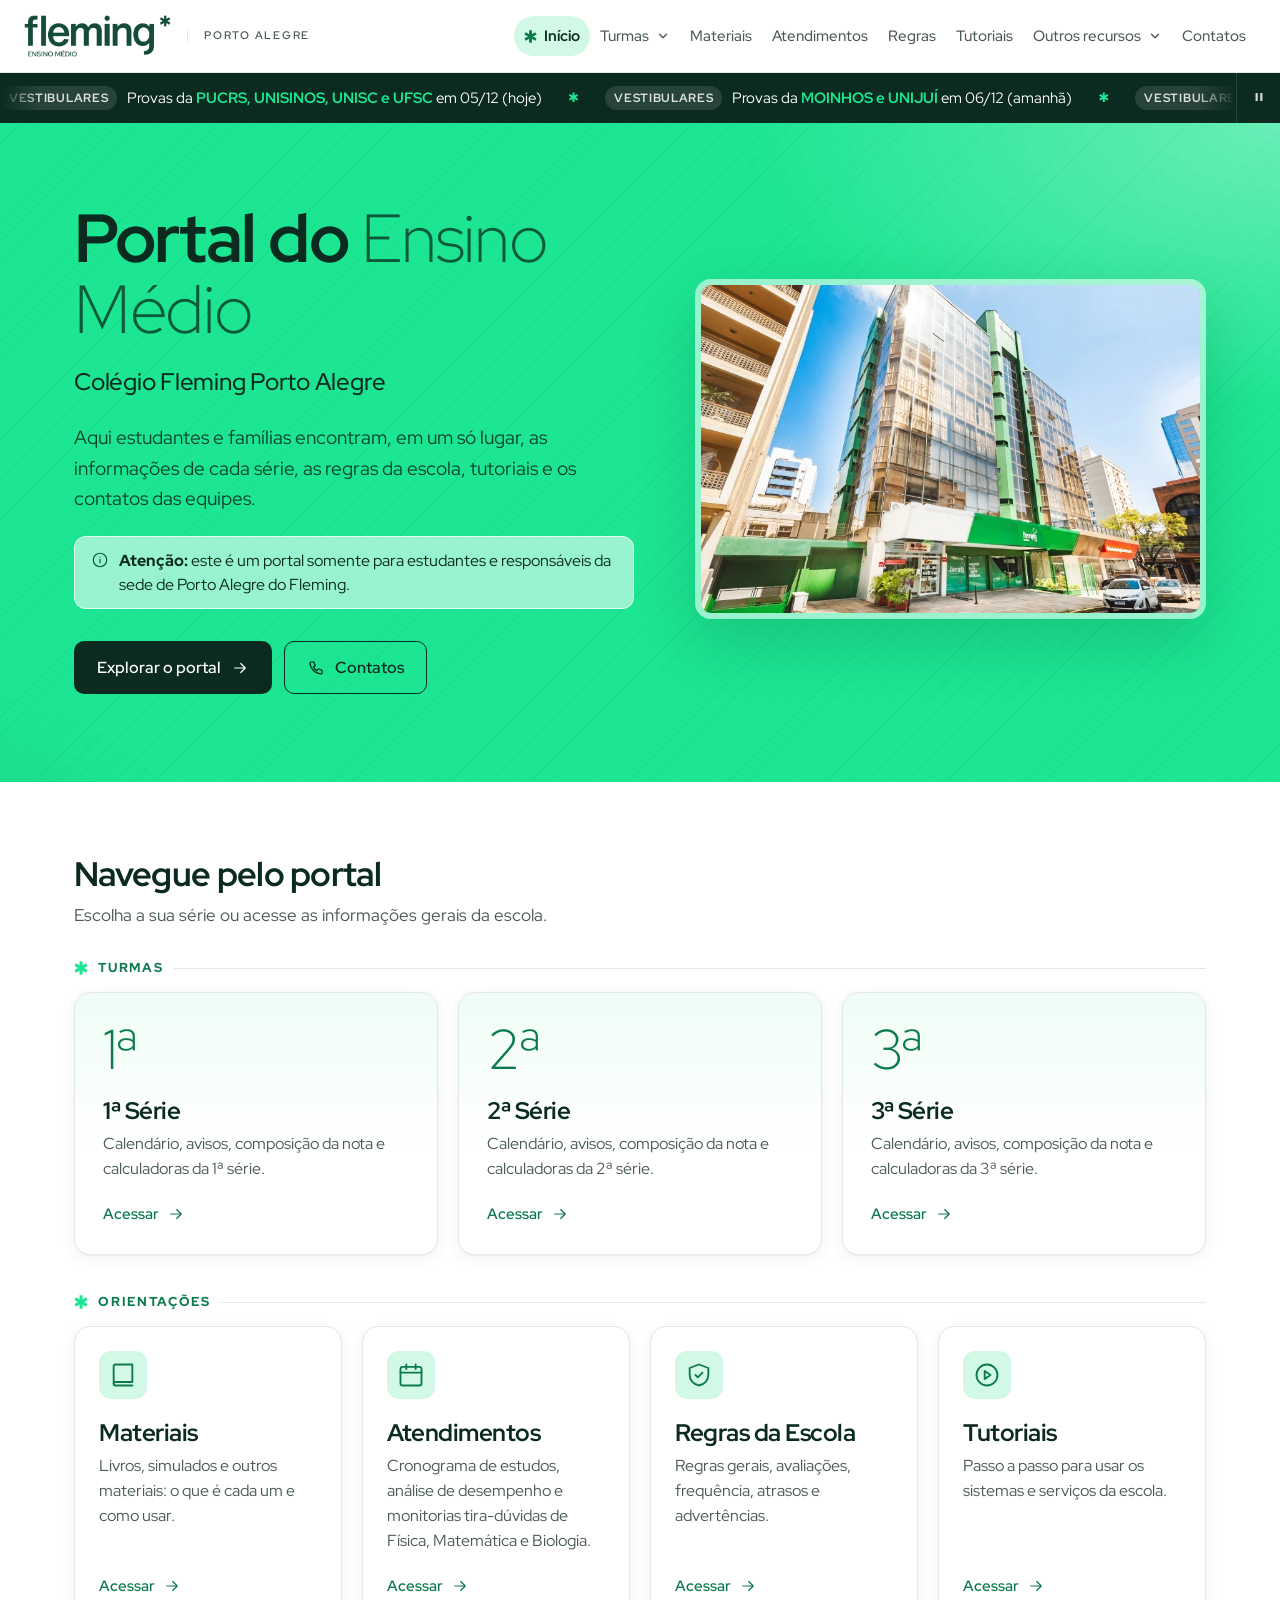
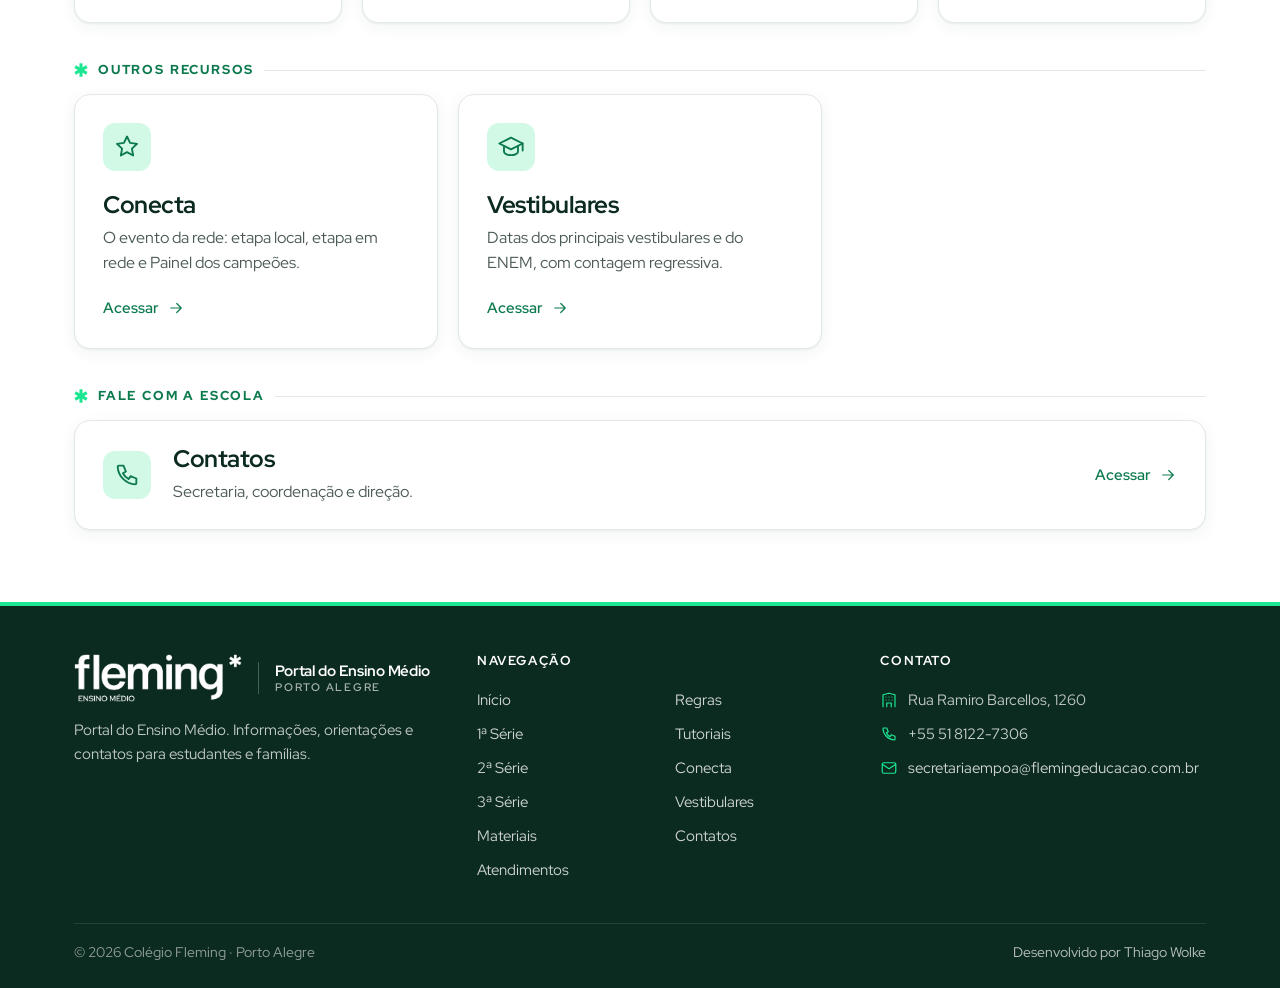
<file: index.html>
<!DOCTYPE html>
<html lang="pt-BR">
<head>
  <meta charset="UTF-8">
  <meta name="viewport" content="width=device-width, initial-scale=1">
  <title>Portal do Ensino Médio · Colégio Fleming Porto Alegre</title>
  <meta name="description" content="Portal do Ensino Médio do Colégio Fleming Porto Alegre.">
  <meta name="theme-color" content="#0f3a2c">
  <link rel="icon" href="data:image/svg+xml,%3Csvg xmlns='http://www.w3.org/2000/svg' viewBox='0 0 24 24'%3E%3Cg fill='%231ce692'%3E%3Crect x='9.2' y='0.5' width='5.6' height='23' rx='0.4'/%3E%3Crect x='9.2' y='0.5' width='5.6' height='23' rx='0.4' transform='rotate(60 12 12)'/%3E%3Crect x='9.2' y='0.5' width='5.6' height='23' rx='0.4' transform='rotate(120 12 12)'/%3E%3C/g%3E%3C/svg%3E">
  <link rel="preconnect" href="https://fonts.googleapis.com">
  <link rel="preconnect" href="https://fonts.gstatic.com" crossorigin>
  <link rel="stylesheet" href="https://fonts.googleapis.com/css2?family=Red+Hat+Display:ital,wght@0,300;0,400;0,500;0,600;0,700;0,800;0,900;1,400&display=swap">
  <link rel="stylesheet" href="assets/css/estilo.css">
</head>
<body data-pagina="inicio">
  <div id="topo"></div>
  <main id="conteudo" tabindex="-1"></main>
  <div id="rodape"></div>
  <noscript><p style="padding:24px">Para ver este site, ative o JavaScript do navegador.</p></noscript>

  <!-- Textos do site (pasta "conteudo") -->
  <script src="conteudo/geral.js"></script>
  <script src="conteudo/serie-1.js"></script>
  <script src="conteudo/serie-2.js"></script>
  <script src="conteudo/serie-3.js"></script>
  <script src="conteudo/eventos-calendario.js"></script>
  <script src="conteudo/eletivas.js"></script>
  <script src="conteudo/conecta.js"></script>
  <script src="conteudo/vestibulares.js"></script>
  <script src="conteudo/festival.js"></script>
  <script src="conteudo/materiais.js"></script>
  <script src="conteudo/atendimentos.js"></script>
  <script src="conteudo/regras.js"></script>
  <script src="conteudo/tutoriais.js"></script>
  <script src="conteudo/contatos.js"></script>
  <!-- Montagem das páginas -->
  <script src="assets/js/app.js"></script>
</body>
</html>
</file>
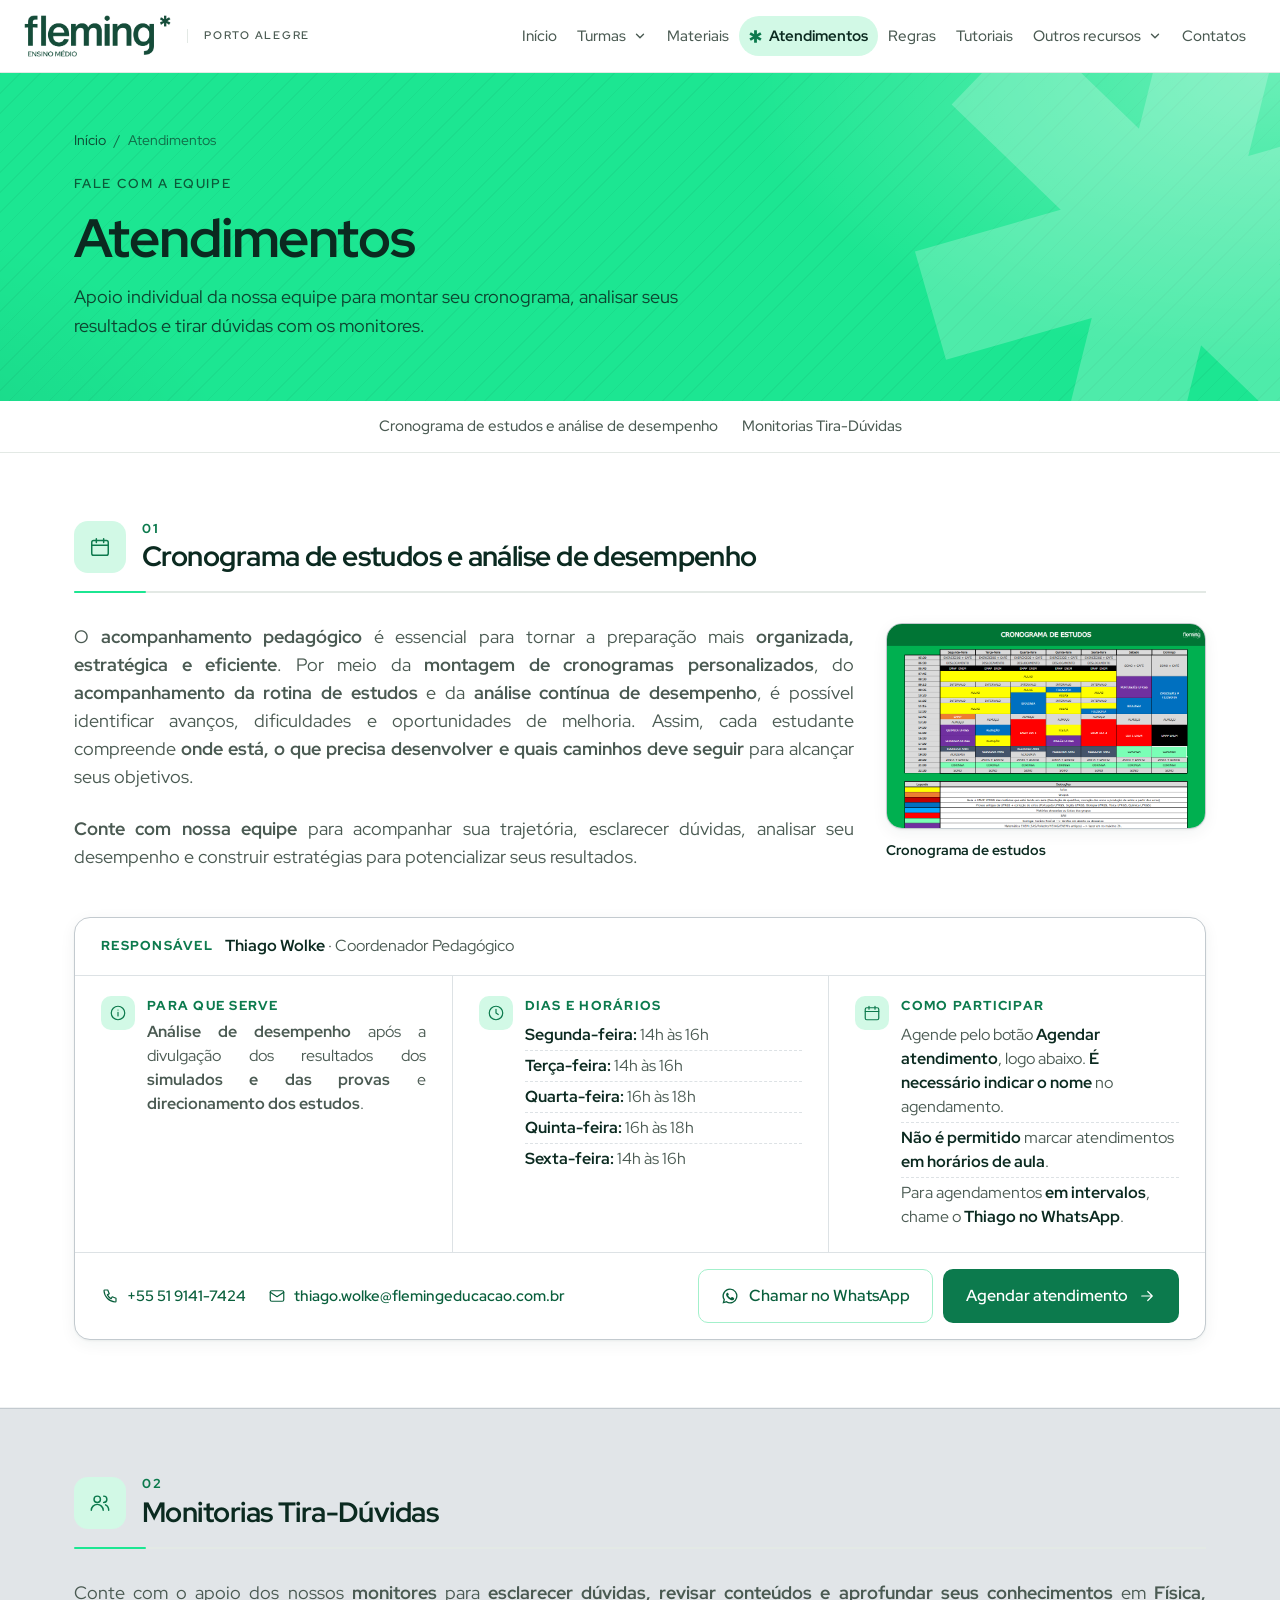
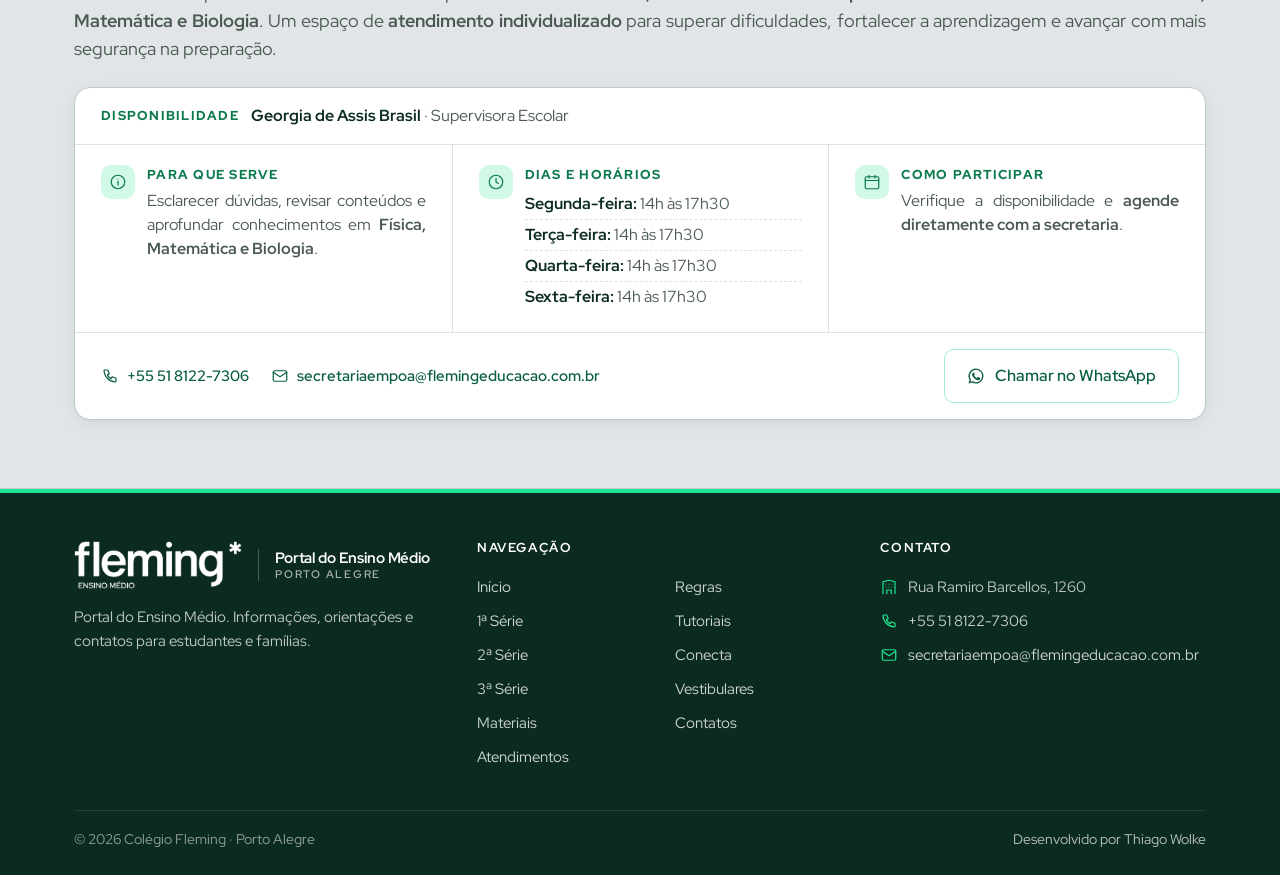
<file: atendimentos.html>
<!DOCTYPE html>
<html lang="pt-BR">
<head>
  <meta charset="UTF-8">
  <meta name="viewport" content="width=device-width, initial-scale=1">
  <title>Atendimentos · Portal do Ensino Médio</title>
  <meta name="description" content="Portal do Ensino Médio do Colégio Fleming Porto Alegre.">
  <meta name="theme-color" content="#0f3a2c">
  <link rel="icon" href="data:image/svg+xml,%3Csvg xmlns='http://www.w3.org/2000/svg' viewBox='0 0 24 24'%3E%3Cg fill='%231ce692'%3E%3Crect x='9.2' y='0.5' width='5.6' height='23' rx='0.4'/%3E%3Crect x='9.2' y='0.5' width='5.6' height='23' rx='0.4' transform='rotate(60 12 12)'/%3E%3Crect x='9.2' y='0.5' width='5.6' height='23' rx='0.4' transform='rotate(120 12 12)'/%3E%3C/g%3E%3C/svg%3E">
  <link rel="preconnect" href="https://fonts.googleapis.com">
  <link rel="preconnect" href="https://fonts.gstatic.com" crossorigin>
  <link rel="stylesheet" href="https://fonts.googleapis.com/css2?family=Red+Hat+Display:ital,wght@0,300;0,400;0,500;0,600;0,700;0,800;0,900;1,400&display=swap">
  <link rel="stylesheet" href="assets/css/estilo.css">
</head>
<body data-pagina="atendimentos">
  <div id="topo"></div>
  <main id="conteudo" tabindex="-1"></main>
  <div id="rodape"></div>
  <noscript><p style="padding:24px">Para ver este site, ative o JavaScript do navegador.</p></noscript>

  <!-- Textos do site (pasta "conteudo") -->
  <script src="conteudo/geral.js"></script>
  <script src="conteudo/serie-1.js"></script>
  <script src="conteudo/serie-2.js"></script>
  <script src="conteudo/serie-3.js"></script>
  <script src="conteudo/eventos-calendario.js"></script>
  <script src="conteudo/eletivas.js"></script>
  <script src="conteudo/conecta.js"></script>
  <script src="conteudo/vestibulares.js"></script>
  <script src="conteudo/festival.js"></script>
  <script src="conteudo/materiais.js"></script>
  <script src="conteudo/atendimentos.js"></script>
  <script src="conteudo/regras.js"></script>
  <script src="conteudo/tutoriais.js"></script>
  <script src="conteudo/contatos.js"></script>
  <!-- Montagem das páginas -->
  <script src="assets/js/app.js"></script>
</body>
</html>
</file>
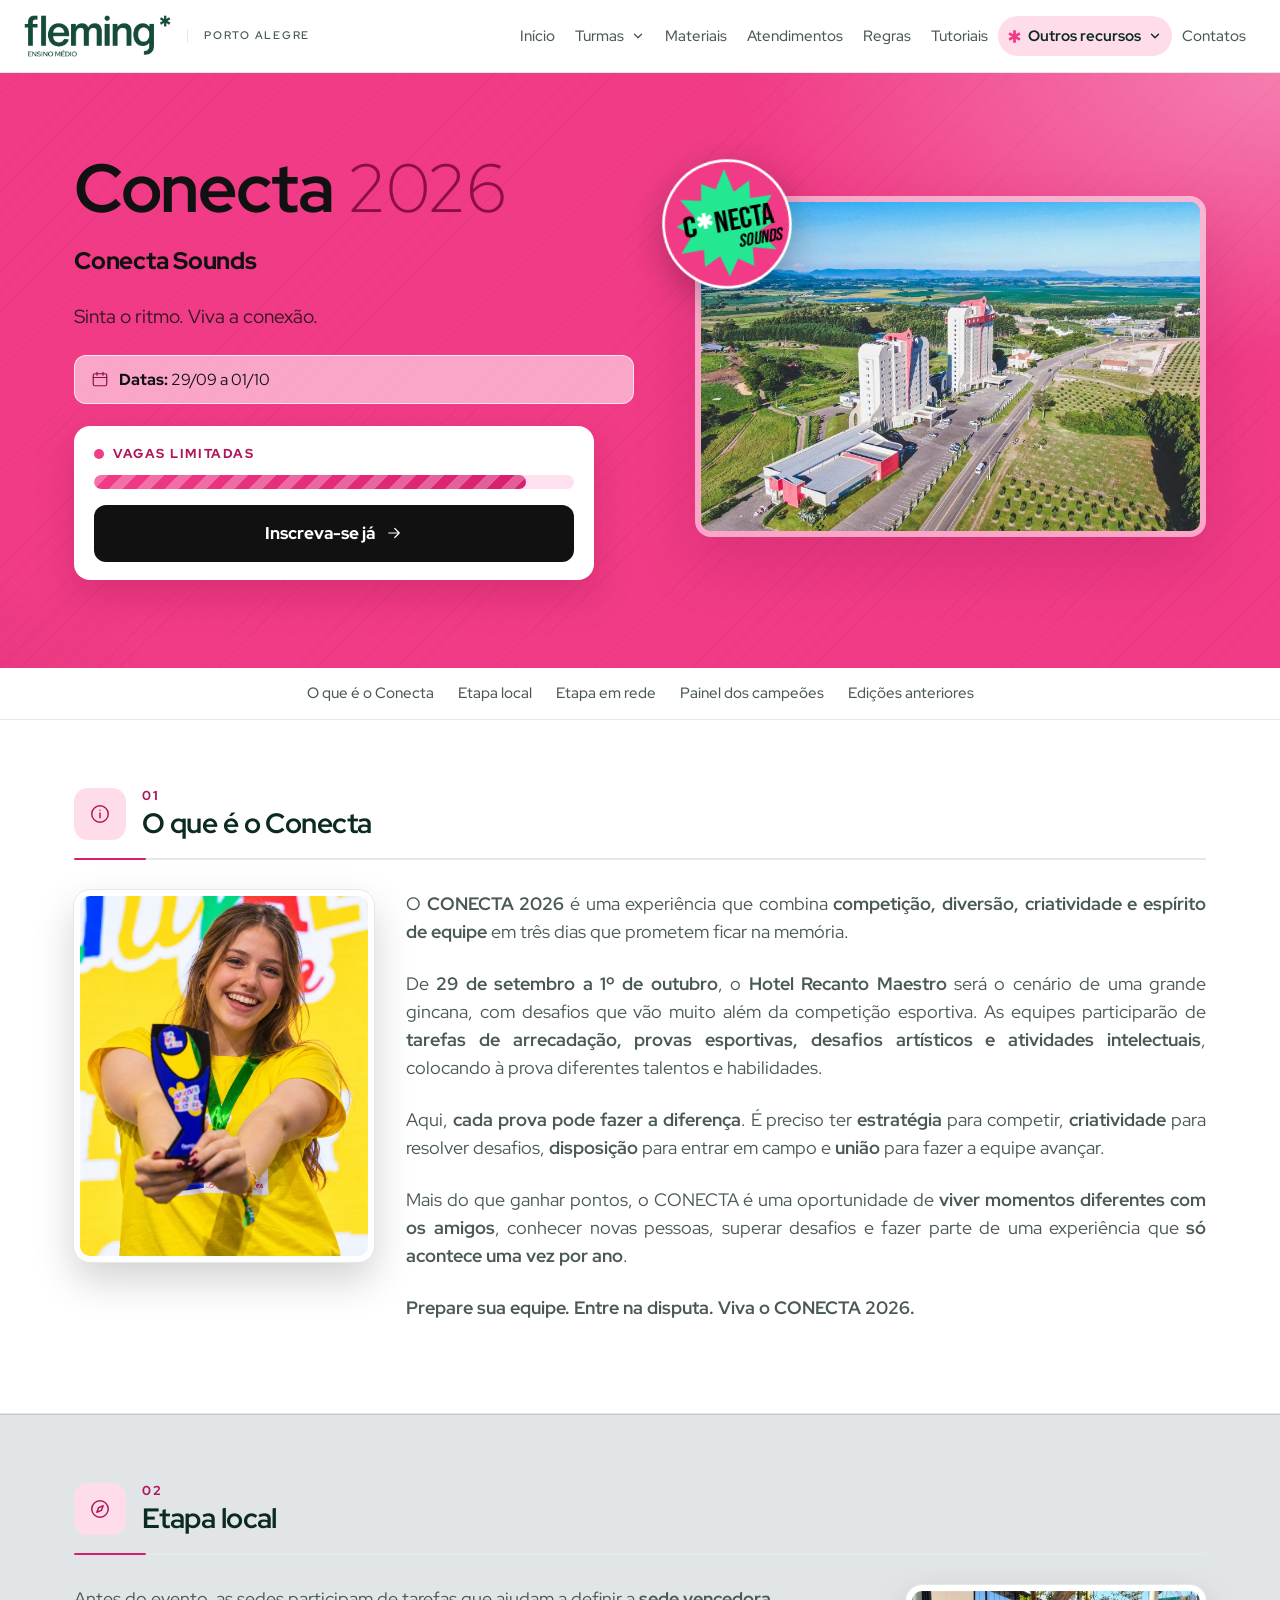
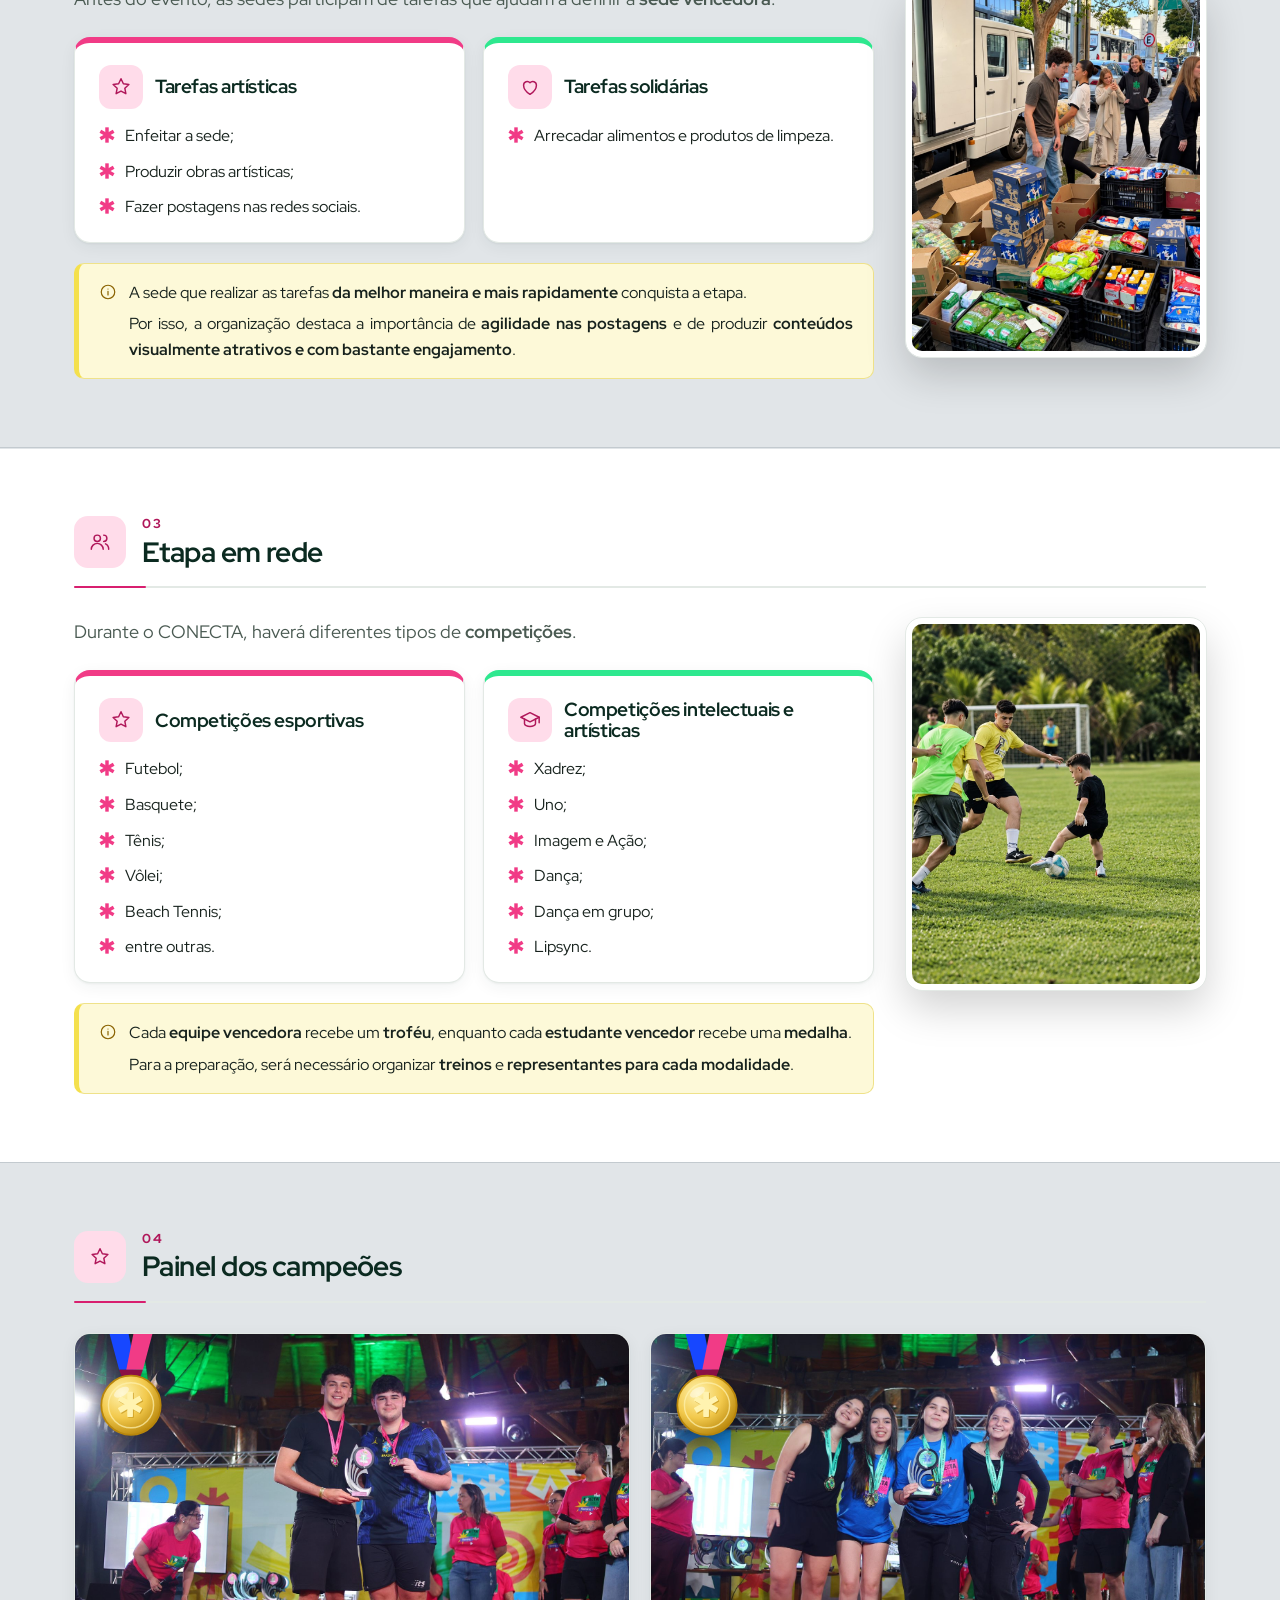
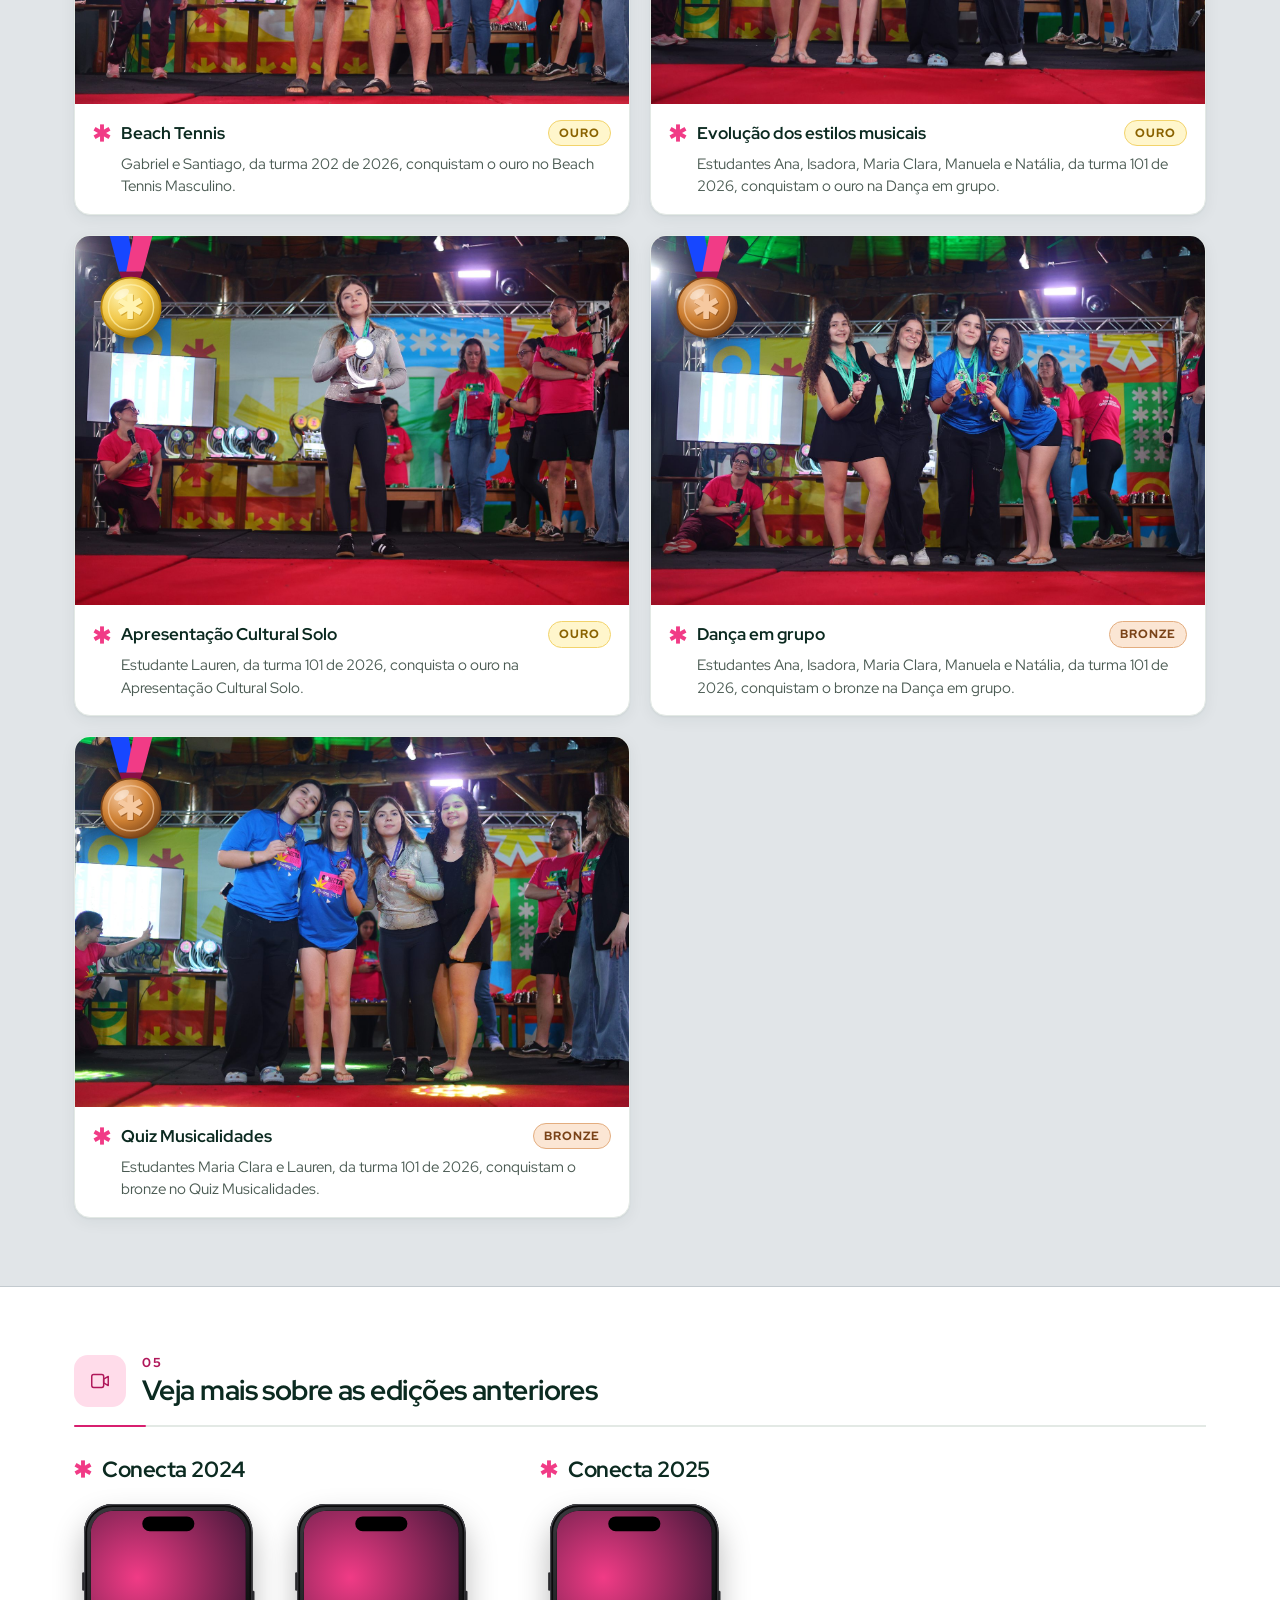
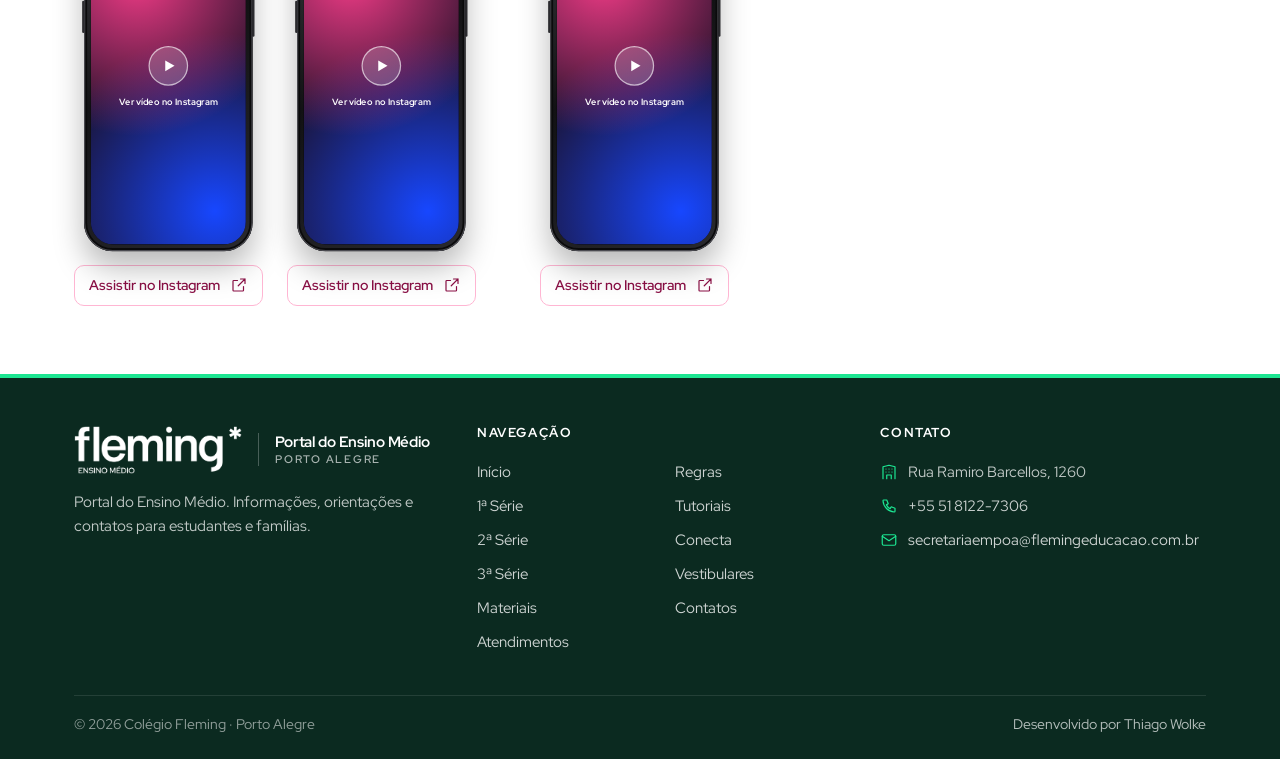
<file: conecta.html>
<!DOCTYPE html>
<html lang="pt-BR">
<head>
  <meta charset="UTF-8">
  <meta name="viewport" content="width=device-width, initial-scale=1">
  <title>Conecta 2026 · Portal do Ensino Médio</title>
  <meta name="description" content="Portal do Ensino Médio do Colégio Fleming Porto Alegre.">
  <meta name="theme-color" content="#0f3a2c">
  <link rel="icon" href="data:image/svg+xml,%3Csvg xmlns='http://www.w3.org/2000/svg' viewBox='0 0 24 24'%3E%3Cg fill='%231ce692'%3E%3Crect x='9.2' y='0.5' width='5.6' height='23' rx='0.4'/%3E%3Crect x='9.2' y='0.5' width='5.6' height='23' rx='0.4' transform='rotate(60 12 12)'/%3E%3Crect x='9.2' y='0.5' width='5.6' height='23' rx='0.4' transform='rotate(120 12 12)'/%3E%3C/g%3E%3C/svg%3E">
  <link rel="preconnect" href="https://fonts.googleapis.com">
  <link rel="preconnect" href="https://fonts.gstatic.com" crossorigin>
  <link rel="stylesheet" href="https://fonts.googleapis.com/css2?family=Bebas+Neue&family=Red+Hat+Display:ital,wght@0,300;0,400;0,500;0,600;0,700;0,800;0,900;1,400&display=swap">
  <link rel="stylesheet" href="assets/css/estilo.css">
</head>
<body data-pagina="conecta">
  <div id="topo"></div>
  <main id="conteudo" tabindex="-1"></main>
  <div id="rodape"></div>
  <noscript><p style="padding:24px">Para ver este site, ative o JavaScript do navegador.</p></noscript>

  <!-- Textos do site (pasta "conteudo") -->
  <script src="conteudo/geral.js"></script>
  <script src="conteudo/serie-1.js"></script>
  <script src="conteudo/serie-2.js"></script>
  <script src="conteudo/serie-3.js"></script>
  <script src="conteudo/eventos-calendario.js"></script>
  <script src="conteudo/eletivas.js"></script>
  <script src="conteudo/conecta.js"></script>
  <script src="conteudo/vestibulares.js"></script>
  <script src="conteudo/festival.js"></script>
  <script src="conteudo/materiais.js"></script>
  <script src="conteudo/atendimentos.js"></script>
  <script src="conteudo/regras.js"></script>
  <script src="conteudo/tutoriais.js"></script>
  <script src="conteudo/contatos.js"></script>
  <!-- Montagem das páginas -->
  <script src="assets/js/app.js"></script>
</body>
</html>
</file>
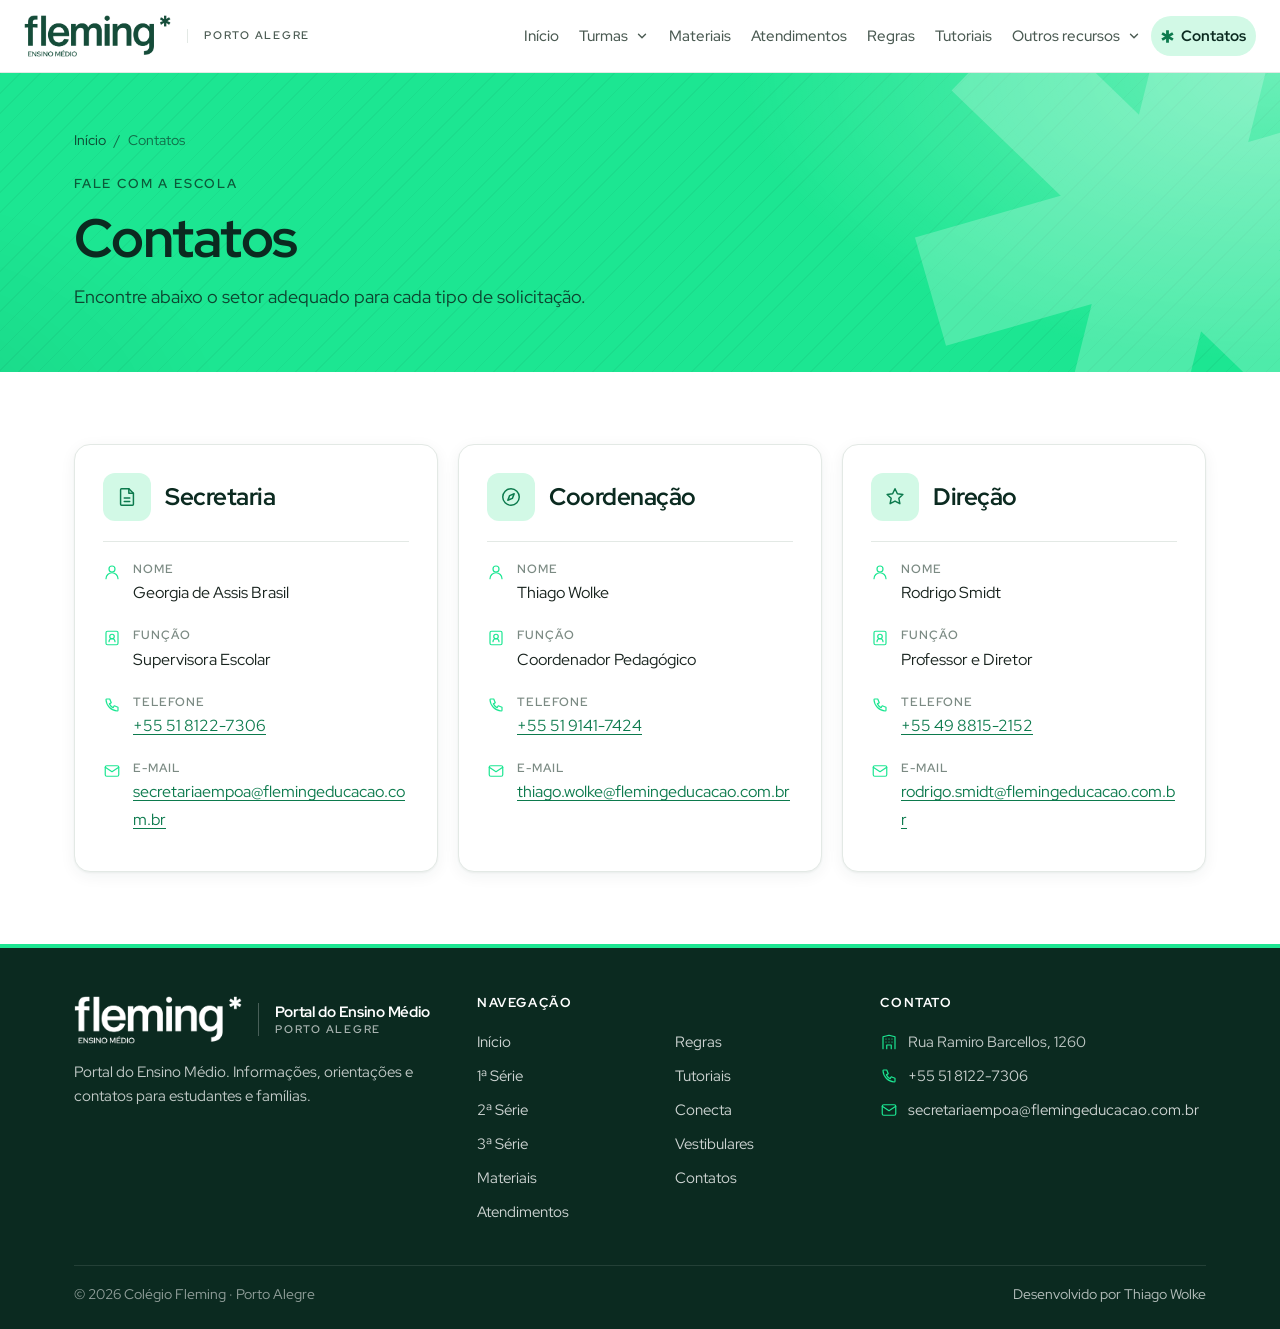
<file: contatos.html>
<!DOCTYPE html>
<html lang="pt-BR">
<head>
  <meta charset="UTF-8">
  <meta name="viewport" content="width=device-width, initial-scale=1">
  <title>Contatos · Portal do Ensino Médio</title>
  <meta name="description" content="Portal do Ensino Médio do Colégio Fleming Porto Alegre.">
  <meta name="theme-color" content="#0f3a2c">
  <link rel="icon" href="data:image/svg+xml,%3Csvg xmlns='http://www.w3.org/2000/svg' viewBox='0 0 24 24'%3E%3Cg fill='%231ce692'%3E%3Crect x='9.2' y='0.5' width='5.6' height='23' rx='0.4'/%3E%3Crect x='9.2' y='0.5' width='5.6' height='23' rx='0.4' transform='rotate(60 12 12)'/%3E%3Crect x='9.2' y='0.5' width='5.6' height='23' rx='0.4' transform='rotate(120 12 12)'/%3E%3C/g%3E%3C/svg%3E">
  <link rel="preconnect" href="https://fonts.googleapis.com">
  <link rel="preconnect" href="https://fonts.gstatic.com" crossorigin>
  <link rel="stylesheet" href="https://fonts.googleapis.com/css2?family=Red+Hat+Display:ital,wght@0,300;0,400;0,500;0,600;0,700;0,800;0,900;1,400&display=swap">
  <link rel="stylesheet" href="assets/css/estilo.css">
</head>
<body data-pagina="contatos">
  <div id="topo"></div>
  <main id="conteudo" tabindex="-1"></main>
  <div id="rodape"></div>
  <noscript><p style="padding:24px">Para ver este site, ative o JavaScript do navegador.</p></noscript>

  <!-- Textos do site (pasta "conteudo") -->
  <script src="conteudo/geral.js"></script>
  <script src="conteudo/serie-1.js"></script>
  <script src="conteudo/serie-2.js"></script>
  <script src="conteudo/serie-3.js"></script>
  <script src="conteudo/eventos-calendario.js"></script>
  <script src="conteudo/eletivas.js"></script>
  <script src="conteudo/conecta.js"></script>
  <script src="conteudo/vestibulares.js"></script>
  <script src="conteudo/festival.js"></script>
  <script src="conteudo/materiais.js"></script>
  <script src="conteudo/atendimentos.js"></script>
  <script src="conteudo/regras.js"></script>
  <script src="conteudo/tutoriais.js"></script>
  <script src="conteudo/contatos.js"></script>
  <!-- Montagem das páginas -->
  <script src="assets/js/app.js"></script>
</body>
</html>
</file>
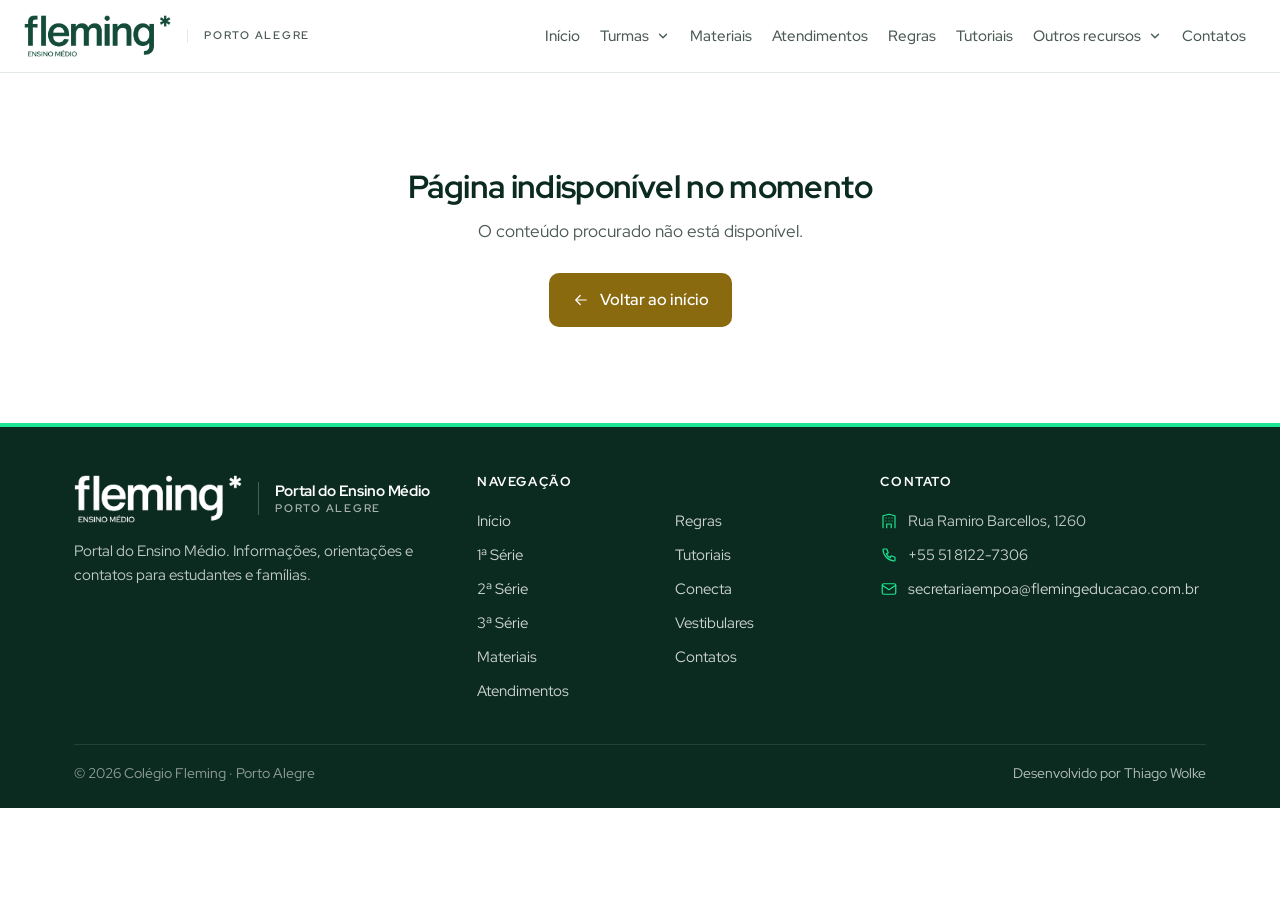
<file: festival.html>
<!DOCTYPE html>
<html lang="pt-BR">
<head>
  <meta charset="UTF-8">
  <meta name="viewport" content="width=device-width, initial-scale=1">
  <title>Festival de Cinema · Portal do Ensino Médio</title>
  <meta name="description" content="Portal do Ensino Médio do Colégio Fleming Porto Alegre.">
  <meta name="theme-color" content="#0f3a2c">
  <link rel="icon" href="data:image/svg+xml,%3Csvg xmlns='http://www.w3.org/2000/svg' viewBox='0 0 24 24'%3E%3Cg fill='%231ce692'%3E%3Crect x='9.2' y='0.5' width='5.6' height='23' rx='0.4'/%3E%3Crect x='9.2' y='0.5' width='5.6' height='23' rx='0.4' transform='rotate(60 12 12)'/%3E%3Crect x='9.2' y='0.5' width='5.6' height='23' rx='0.4' transform='rotate(120 12 12)'/%3E%3C/g%3E%3C/svg%3E">
  <link rel="preconnect" href="https://fonts.googleapis.com">
  <link rel="preconnect" href="https://fonts.gstatic.com" crossorigin>
  <link rel="stylesheet" href="https://fonts.googleapis.com/css2?family=Red+Hat+Display:ital,wght@0,300;0,400;0,500;0,600;0,700;0,800;0,900;1,400&display=swap">
  <link rel="stylesheet" href="assets/css/estilo.css">
</head>
<body data-pagina="festival">
  <div id="topo"></div>
  <main id="conteudo" tabindex="-1"></main>
  <div id="rodape"></div>
  <noscript><p style="padding:24px">Para ver este site, ative o JavaScript do navegador.</p></noscript>

  <!-- Textos do site (pasta "conteudo") -->
  <script src="conteudo/geral.js"></script>
  <script src="conteudo/serie-1.js"></script>
  <script src="conteudo/serie-2.js"></script>
  <script src="conteudo/serie-3.js"></script>
  <script src="conteudo/eventos-calendario.js"></script>
  <script src="conteudo/eletivas.js"></script>
  <script src="conteudo/conecta.js"></script>
  <script src="conteudo/vestibulares.js"></script>
  <script src="conteudo/festival.js"></script>
  <script src="conteudo/materiais.js"></script>
  <script src="conteudo/atendimentos.js"></script>
  <script src="conteudo/regras.js"></script>
  <script src="conteudo/tutoriais.js"></script>
  <script src="conteudo/contatos.js"></script>
  <!-- Montagem das páginas -->
  <script src="assets/js/app.js"></script>
</body>
</html>
</file>
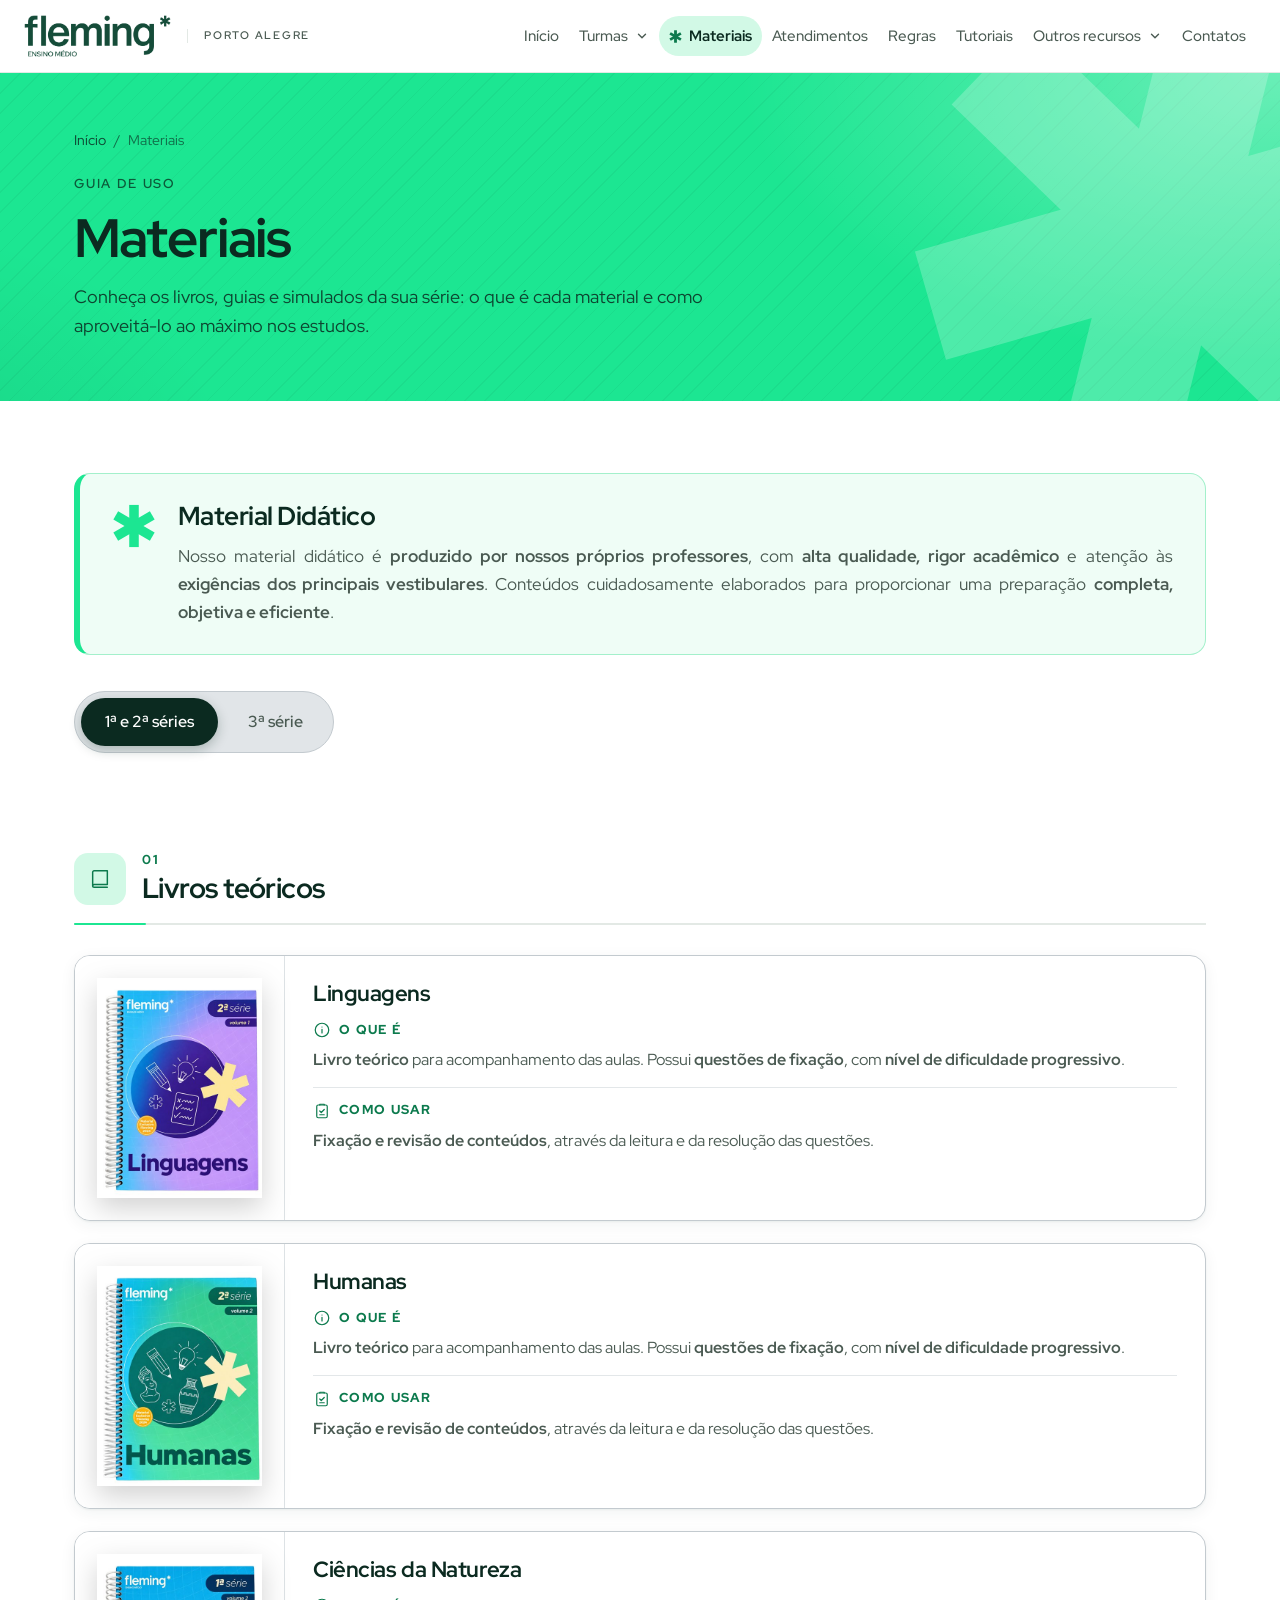
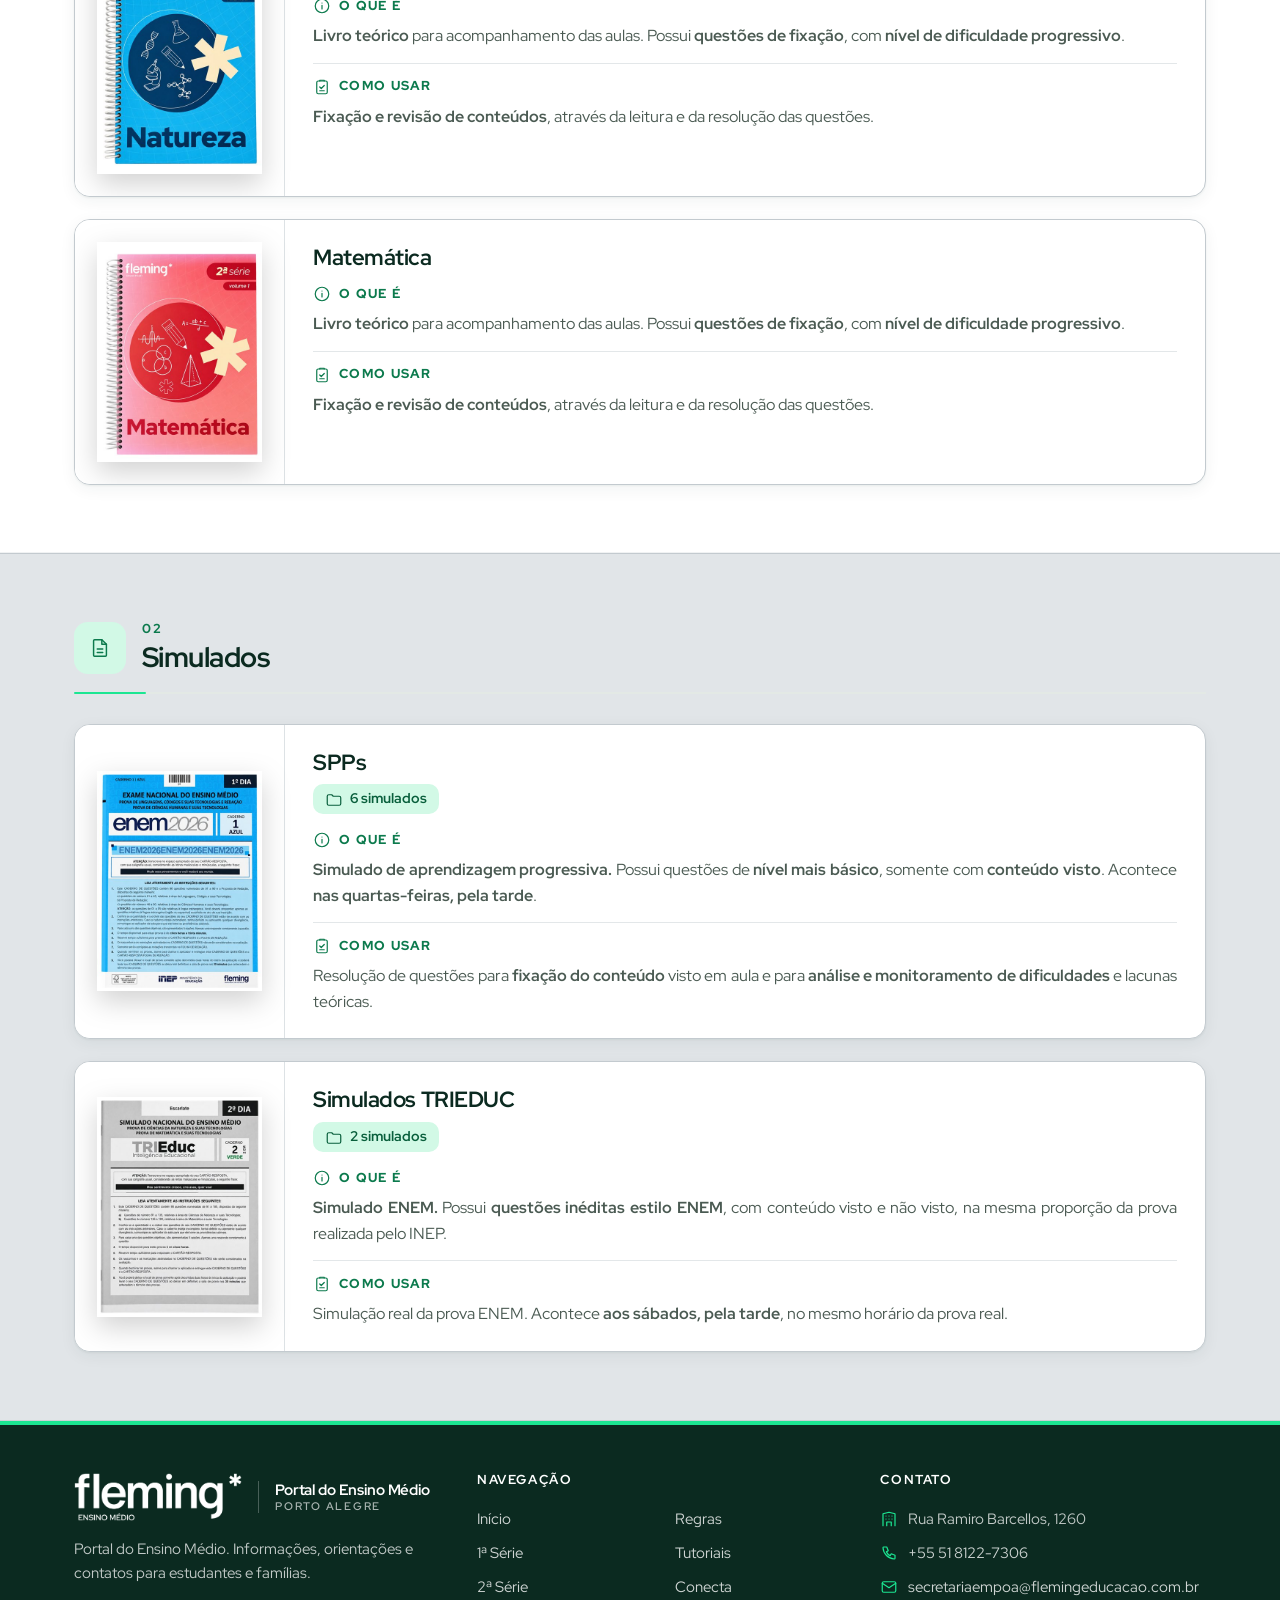
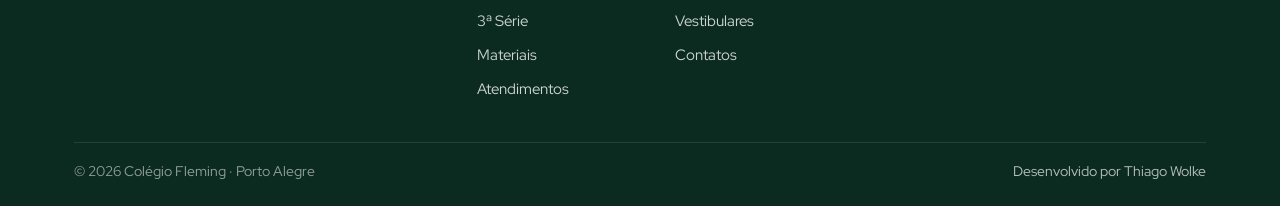
<file: materiais.html>
<!DOCTYPE html>
<html lang="pt-BR">
<head>
  <meta charset="UTF-8">
  <meta name="viewport" content="width=device-width, initial-scale=1">
  <title>Materiais · Portal do Ensino Médio</title>
  <meta name="description" content="Portal do Ensino Médio do Colégio Fleming Porto Alegre.">
  <meta name="theme-color" content="#0f3a2c">
  <link rel="icon" href="data:image/svg+xml,%3Csvg xmlns='http://www.w3.org/2000/svg' viewBox='0 0 24 24'%3E%3Cg fill='%231ce692'%3E%3Crect x='9.2' y='0.5' width='5.6' height='23' rx='0.4'/%3E%3Crect x='9.2' y='0.5' width='5.6' height='23' rx='0.4' transform='rotate(60 12 12)'/%3E%3Crect x='9.2' y='0.5' width='5.6' height='23' rx='0.4' transform='rotate(120 12 12)'/%3E%3C/g%3E%3C/svg%3E">
  <link rel="preconnect" href="https://fonts.googleapis.com">
  <link rel="preconnect" href="https://fonts.gstatic.com" crossorigin>
  <link rel="stylesheet" href="https://fonts.googleapis.com/css2?family=Red+Hat+Display:ital,wght@0,300;0,400;0,500;0,600;0,700;0,800;0,900;1,400&display=swap">
  <link rel="stylesheet" href="assets/css/estilo.css">
</head>
<body data-pagina="materiais">
  <div id="topo"></div>
  <main id="conteudo" tabindex="-1"></main>
  <div id="rodape"></div>
  <noscript><p style="padding:24px">Para ver este site, ative o JavaScript do navegador.</p></noscript>

  <!-- Textos do site (pasta "conteudo") -->
  <script src="conteudo/geral.js"></script>
  <script src="conteudo/serie-1.js"></script>
  <script src="conteudo/serie-2.js"></script>
  <script src="conteudo/serie-3.js"></script>
  <script src="conteudo/eventos-calendario.js"></script>
  <script src="conteudo/eletivas.js"></script>
  <script src="conteudo/conecta.js"></script>
  <script src="conteudo/vestibulares.js"></script>
  <script src="conteudo/festival.js"></script>
  <script src="conteudo/materiais.js"></script>
  <script src="conteudo/atendimentos.js"></script>
  <script src="conteudo/regras.js"></script>
  <script src="conteudo/tutoriais.js"></script>
  <script src="conteudo/contatos.js"></script>
  <!-- Montagem das páginas -->
  <script src="assets/js/app.js"></script>
</body>
</html>
</file>
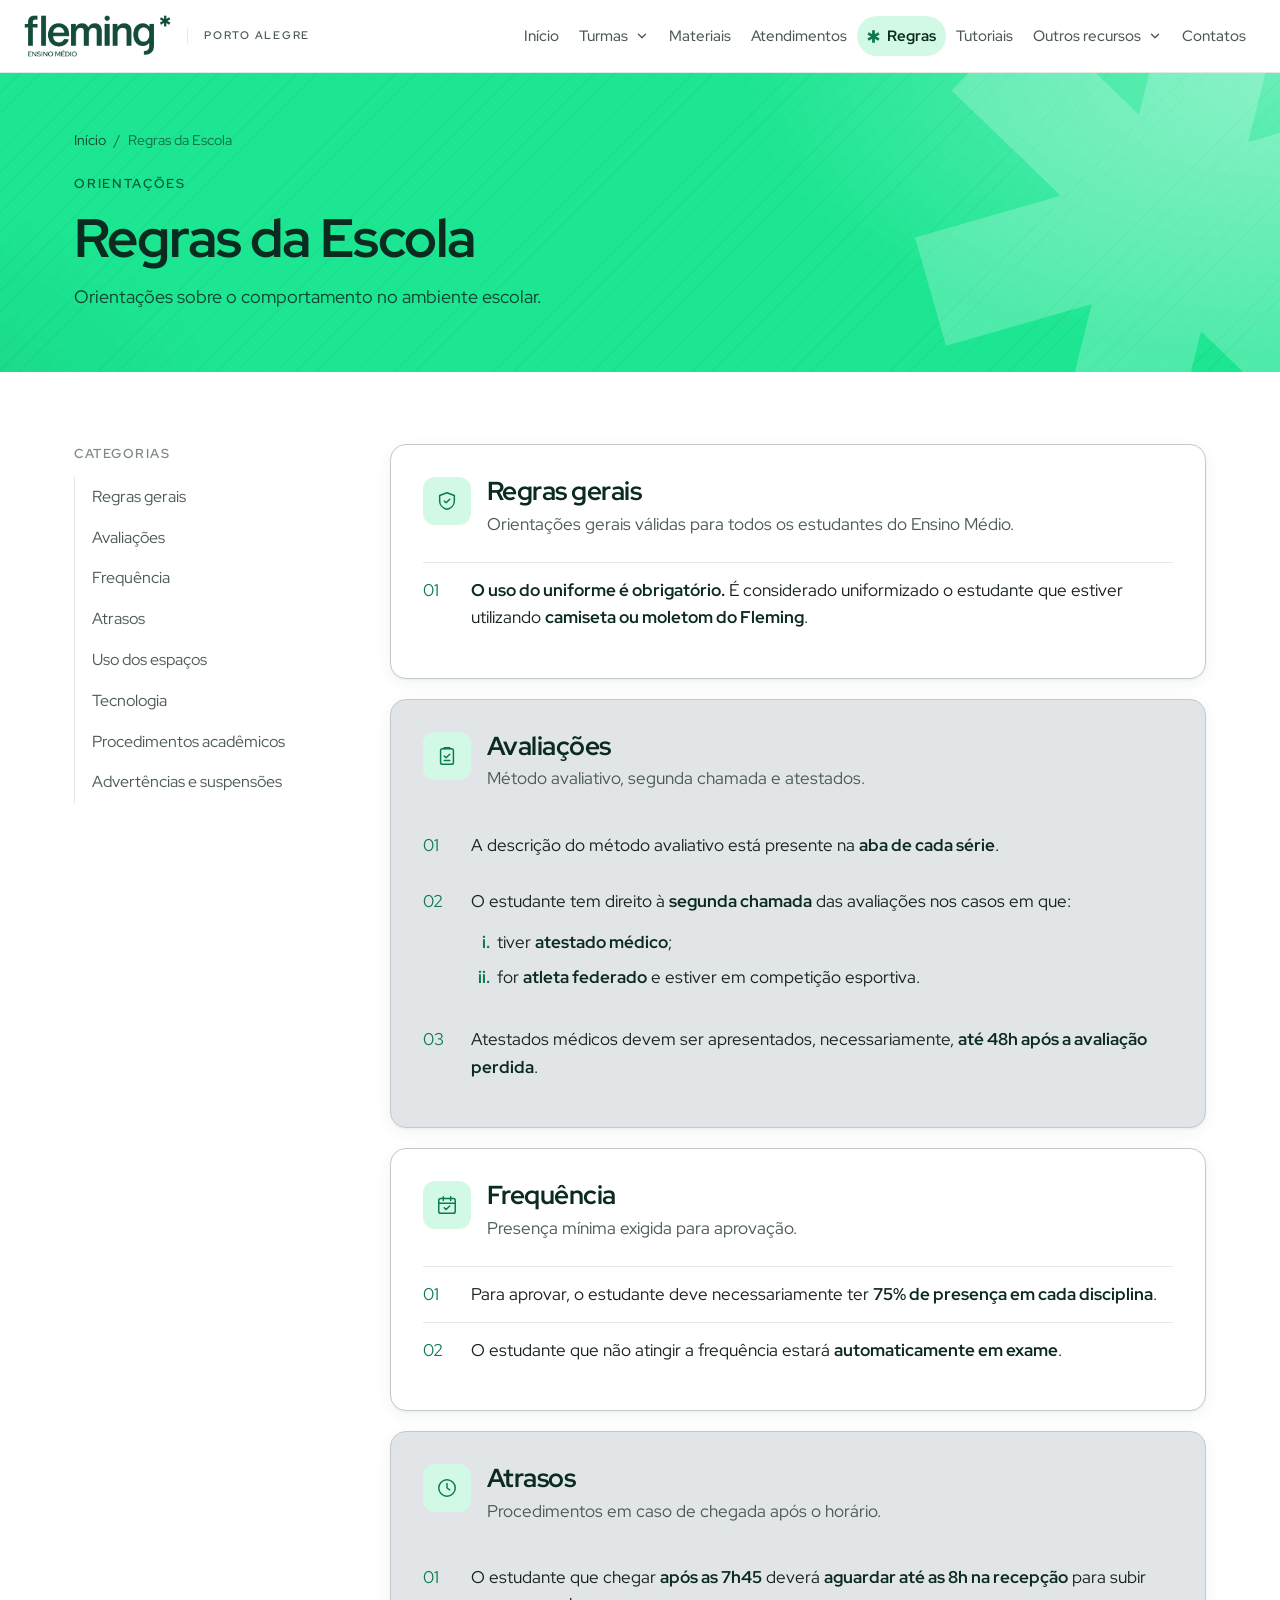
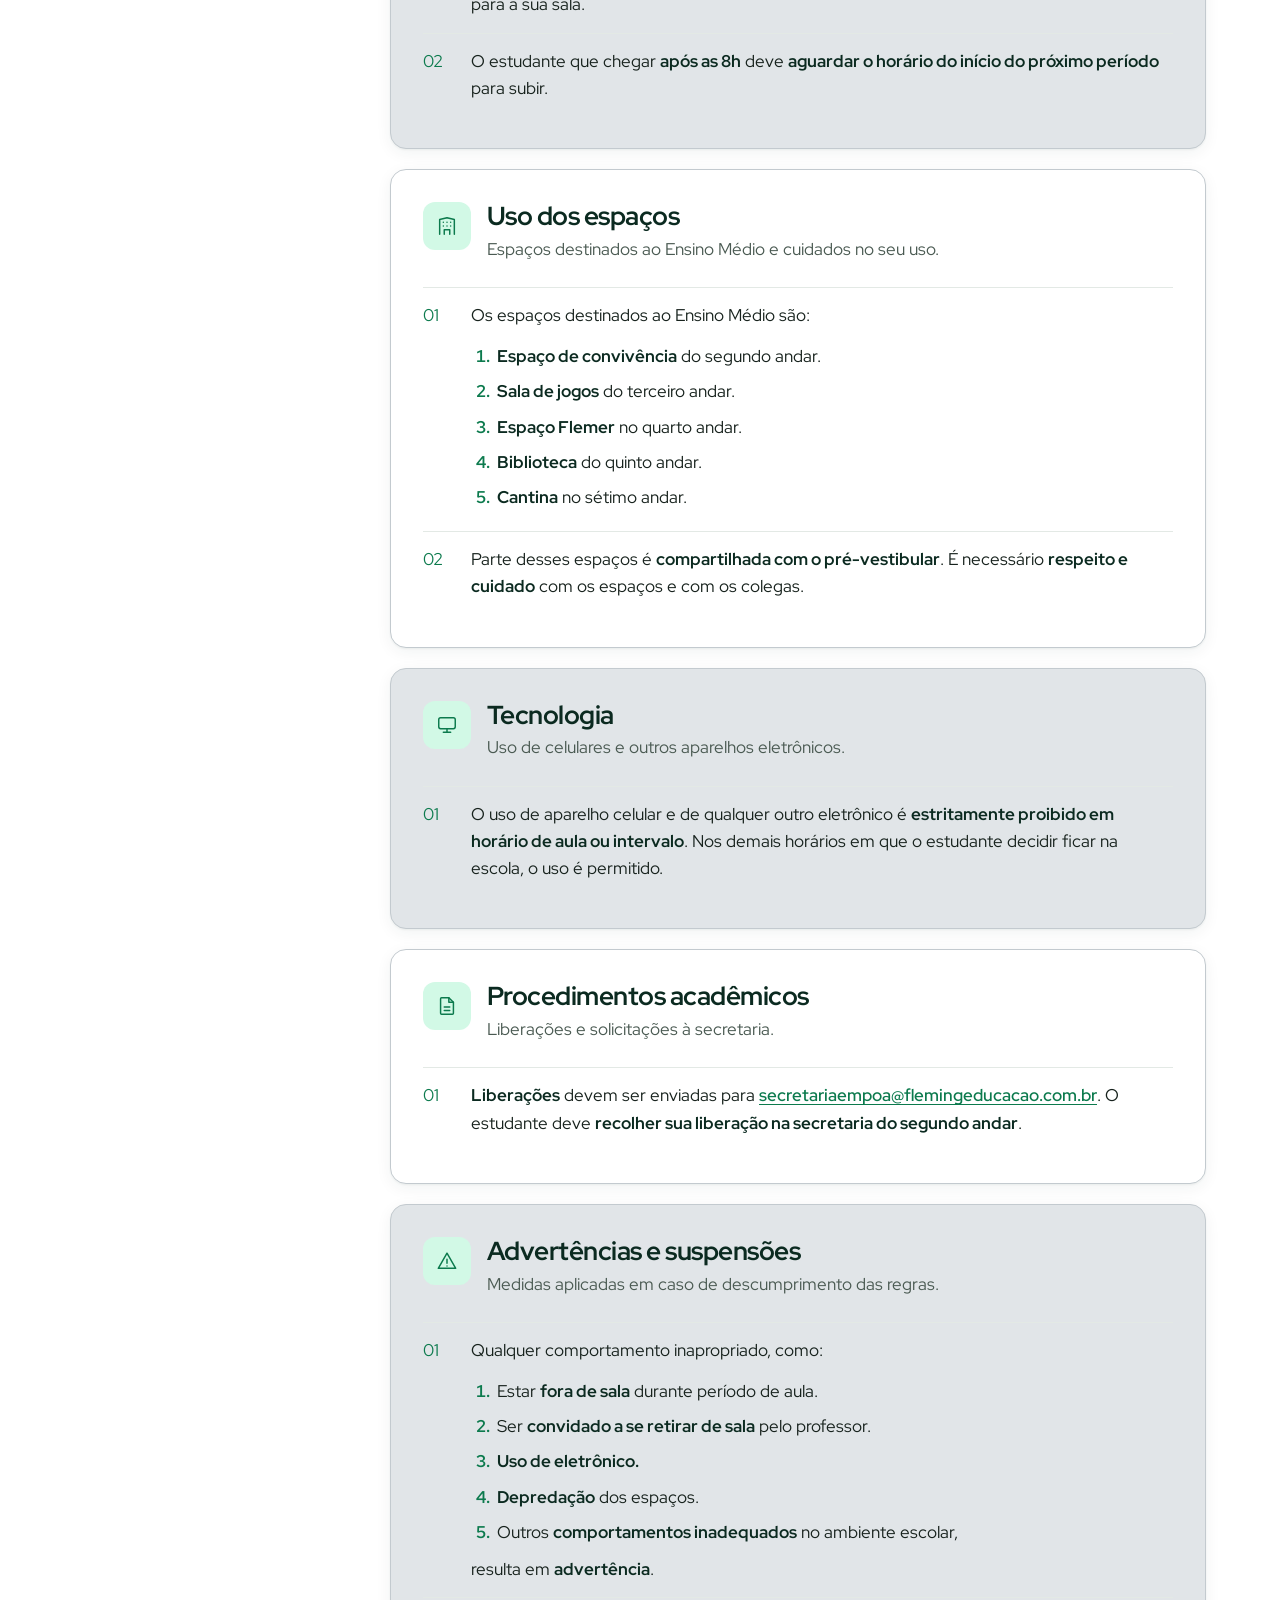
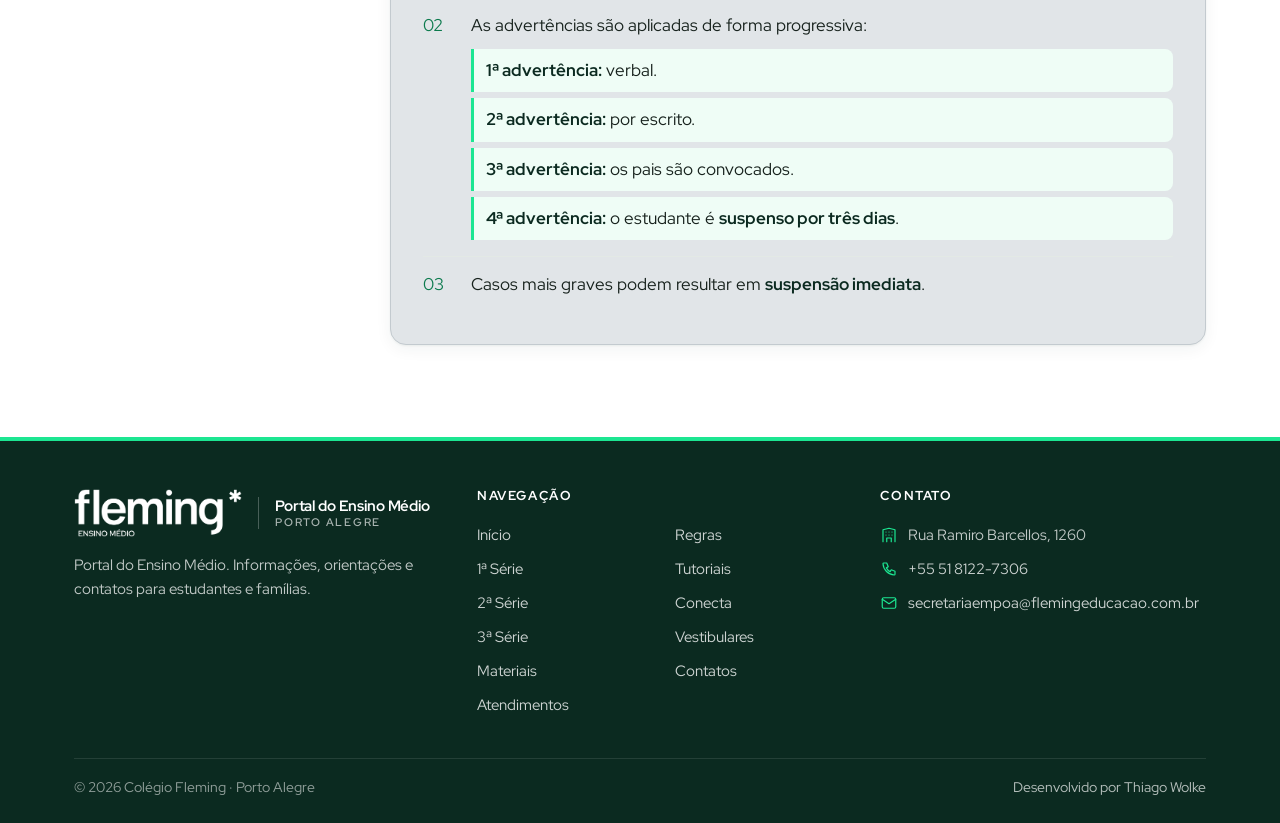
<file: regras.html>
<!DOCTYPE html>
<html lang="pt-BR">
<head>
  <meta charset="UTF-8">
  <meta name="viewport" content="width=device-width, initial-scale=1">
  <title>Regras da Escola · Portal do Ensino Médio</title>
  <meta name="description" content="Portal do Ensino Médio do Colégio Fleming Porto Alegre.">
  <meta name="theme-color" content="#0f3a2c">
  <link rel="icon" href="data:image/svg+xml,%3Csvg xmlns='http://www.w3.org/2000/svg' viewBox='0 0 24 24'%3E%3Cg fill='%231ce692'%3E%3Crect x='9.2' y='0.5' width='5.6' height='23' rx='0.4'/%3E%3Crect x='9.2' y='0.5' width='5.6' height='23' rx='0.4' transform='rotate(60 12 12)'/%3E%3Crect x='9.2' y='0.5' width='5.6' height='23' rx='0.4' transform='rotate(120 12 12)'/%3E%3C/g%3E%3C/svg%3E">
  <link rel="preconnect" href="https://fonts.googleapis.com">
  <link rel="preconnect" href="https://fonts.gstatic.com" crossorigin>
  <link rel="stylesheet" href="https://fonts.googleapis.com/css2?family=Red+Hat+Display:ital,wght@0,300;0,400;0,500;0,600;0,700;0,800;0,900;1,400&display=swap">
  <link rel="stylesheet" href="assets/css/estilo.css">
</head>
<body data-pagina="regras">
  <div id="topo"></div>
  <main id="conteudo" tabindex="-1"></main>
  <div id="rodape"></div>
  <noscript><p style="padding:24px">Para ver este site, ative o JavaScript do navegador.</p></noscript>

  <!-- Textos do site (pasta "conteudo") -->
  <script src="conteudo/geral.js"></script>
  <script src="conteudo/serie-1.js"></script>
  <script src="conteudo/serie-2.js"></script>
  <script src="conteudo/serie-3.js"></script>
  <script src="conteudo/eventos-calendario.js"></script>
  <script src="conteudo/eletivas.js"></script>
  <script src="conteudo/conecta.js"></script>
  <script src="conteudo/vestibulares.js"></script>
  <script src="conteudo/festival.js"></script>
  <script src="conteudo/materiais.js"></script>
  <script src="conteudo/atendimentos.js"></script>
  <script src="conteudo/regras.js"></script>
  <script src="conteudo/tutoriais.js"></script>
  <script src="conteudo/contatos.js"></script>
  <!-- Montagem das páginas -->
  <script src="assets/js/app.js"></script>
</body>
</html>
</file>
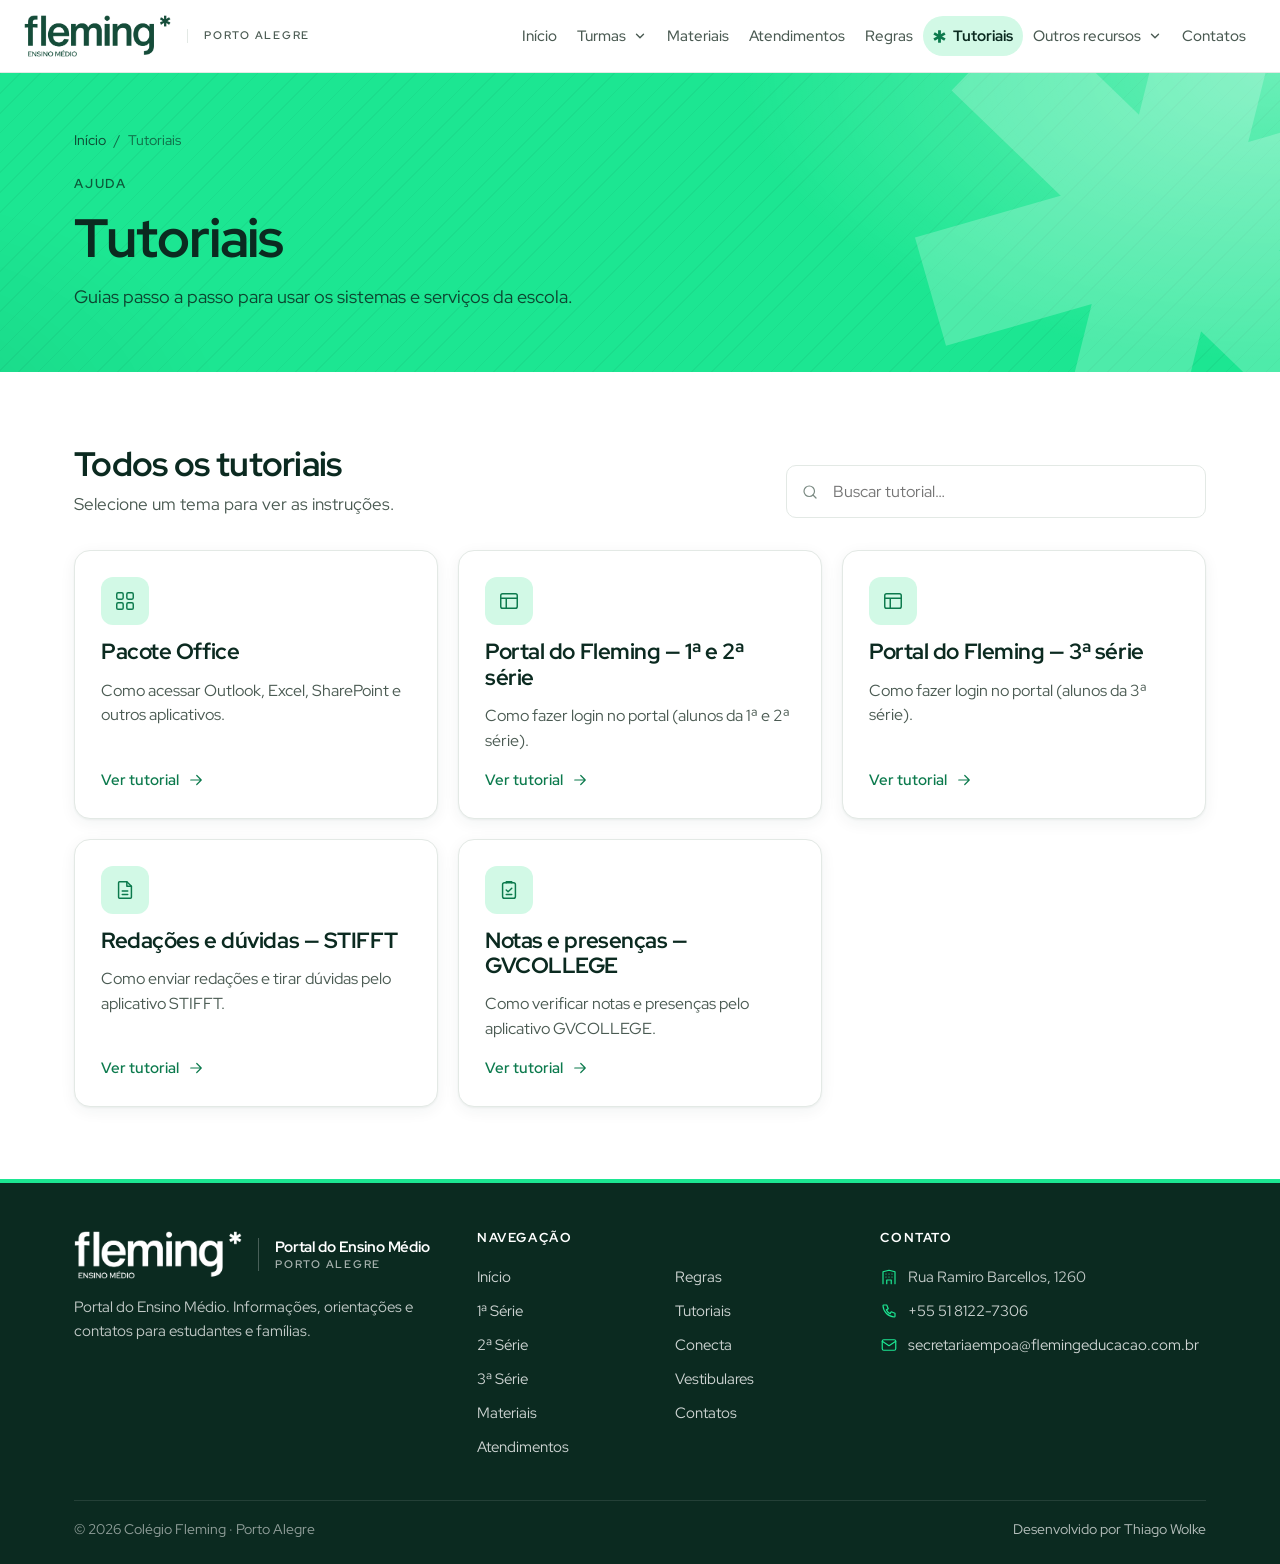
<file: tutoriais.html>
<!DOCTYPE html>
<html lang="pt-BR">
<head>
  <meta charset="UTF-8">
  <meta name="viewport" content="width=device-width, initial-scale=1">
  <title>Tutoriais · Portal do Ensino Médio</title>
  <meta name="description" content="Portal do Ensino Médio do Colégio Fleming Porto Alegre.">
  <meta name="theme-color" content="#0f3a2c">
  <link rel="icon" href="data:image/svg+xml,%3Csvg xmlns='http://www.w3.org/2000/svg' viewBox='0 0 24 24'%3E%3Cg fill='%231ce692'%3E%3Crect x='9.2' y='0.5' width='5.6' height='23' rx='0.4'/%3E%3Crect x='9.2' y='0.5' width='5.6' height='23' rx='0.4' transform='rotate(60 12 12)'/%3E%3Crect x='9.2' y='0.5' width='5.6' height='23' rx='0.4' transform='rotate(120 12 12)'/%3E%3C/g%3E%3C/svg%3E">
  <link rel="preconnect" href="https://fonts.googleapis.com">
  <link rel="preconnect" href="https://fonts.gstatic.com" crossorigin>
  <link rel="stylesheet" href="https://fonts.googleapis.com/css2?family=Red+Hat+Display:ital,wght@0,300;0,400;0,500;0,600;0,700;0,800;0,900;1,400&display=swap">
  <link rel="stylesheet" href="assets/css/estilo.css">
</head>
<body data-pagina="tutoriais">
  <div id="topo"></div>
  <main id="conteudo" tabindex="-1"></main>
  <div id="rodape"></div>
  <noscript><p style="padding:24px">Para ver este site, ative o JavaScript do navegador.</p></noscript>

  <!-- Textos do site (pasta "conteudo") -->
  <script src="conteudo/geral.js"></script>
  <script src="conteudo/serie-1.js"></script>
  <script src="conteudo/serie-2.js"></script>
  <script src="conteudo/serie-3.js"></script>
  <script src="conteudo/eventos-calendario.js"></script>
  <script src="conteudo/eletivas.js"></script>
  <script src="conteudo/conecta.js"></script>
  <script src="conteudo/vestibulares.js"></script>
  <script src="conteudo/festival.js"></script>
  <script src="conteudo/materiais.js"></script>
  <script src="conteudo/atendimentos.js"></script>
  <script src="conteudo/regras.js"></script>
  <script src="conteudo/tutoriais.js"></script>
  <script src="conteudo/contatos.js"></script>
  <!-- Montagem das páginas -->
  <script src="assets/js/app.js"></script>
</body>
</html>
</file>
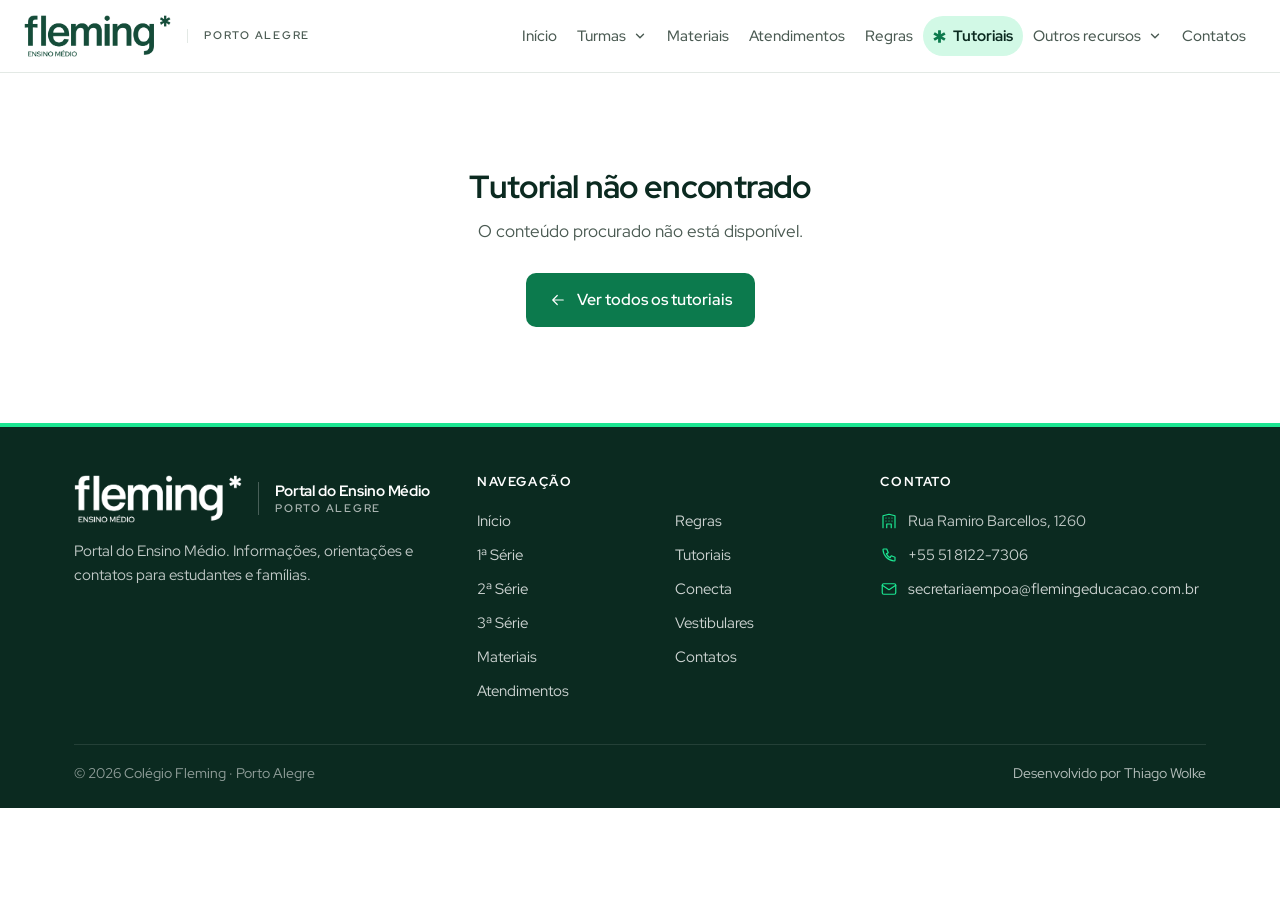
<file: tutorial.html>
<!DOCTYPE html>
<html lang="pt-BR">
<head>
  <meta charset="UTF-8">
  <meta name="viewport" content="width=device-width, initial-scale=1">
  <title>Tutorial · Portal do Ensino Médio</title>
  <meta name="description" content="Portal do Ensino Médio do Colégio Fleming Porto Alegre.">
  <meta name="theme-color" content="#0f3a2c">
  <link rel="icon" href="data:image/svg+xml,%3Csvg xmlns='http://www.w3.org/2000/svg' viewBox='0 0 24 24'%3E%3Cg fill='%231ce692'%3E%3Crect x='9.2' y='0.5' width='5.6' height='23' rx='0.4'/%3E%3Crect x='9.2' y='0.5' width='5.6' height='23' rx='0.4' transform='rotate(60 12 12)'/%3E%3Crect x='9.2' y='0.5' width='5.6' height='23' rx='0.4' transform='rotate(120 12 12)'/%3E%3C/g%3E%3C/svg%3E">
  <link rel="preconnect" href="https://fonts.googleapis.com">
  <link rel="preconnect" href="https://fonts.gstatic.com" crossorigin>
  <link rel="stylesheet" href="https://fonts.googleapis.com/css2?family=Red+Hat+Display:ital,wght@0,300;0,400;0,500;0,600;0,700;0,800;0,900;1,400&display=swap">
  <link rel="stylesheet" href="assets/css/estilo.css">
</head>
<body data-pagina="tutorial">
  <div id="topo"></div>
  <main id="conteudo" tabindex="-1"></main>
  <div id="rodape"></div>
  <noscript><p style="padding:24px">Para ver este site, ative o JavaScript do navegador.</p></noscript>

  <!-- Textos do site (pasta "conteudo") -->
  <script src="conteudo/geral.js"></script>
  <script src="conteudo/serie-1.js"></script>
  <script src="conteudo/serie-2.js"></script>
  <script src="conteudo/serie-3.js"></script>
  <script src="conteudo/eventos-calendario.js"></script>
  <script src="conteudo/eletivas.js"></script>
  <script src="conteudo/conecta.js"></script>
  <script src="conteudo/vestibulares.js"></script>
  <script src="conteudo/festival.js"></script>
  <script src="conteudo/materiais.js"></script>
  <script src="conteudo/atendimentos.js"></script>
  <script src="conteudo/regras.js"></script>
  <script src="conteudo/tutoriais.js"></script>
  <script src="conteudo/contatos.js"></script>
  <!-- Montagem das páginas -->
  <script src="assets/js/app.js"></script>
</body>
</html>
</file>
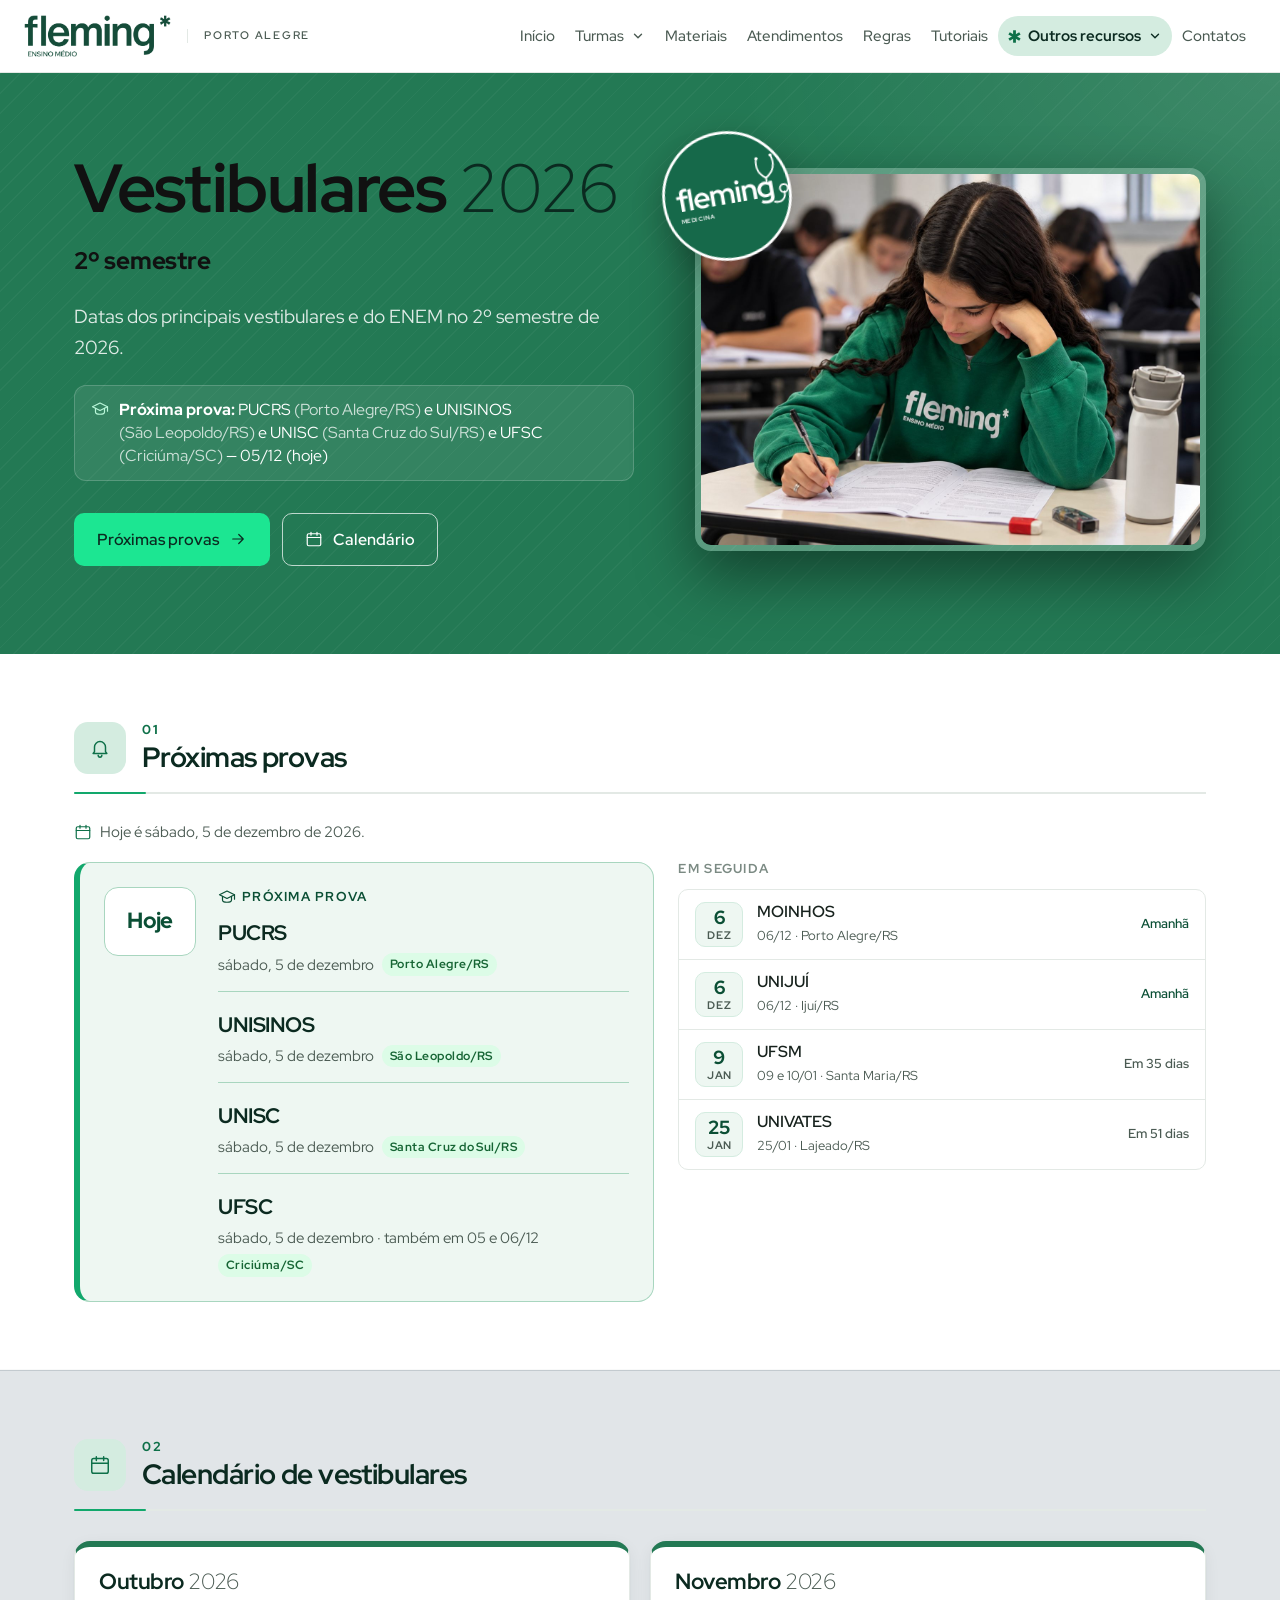
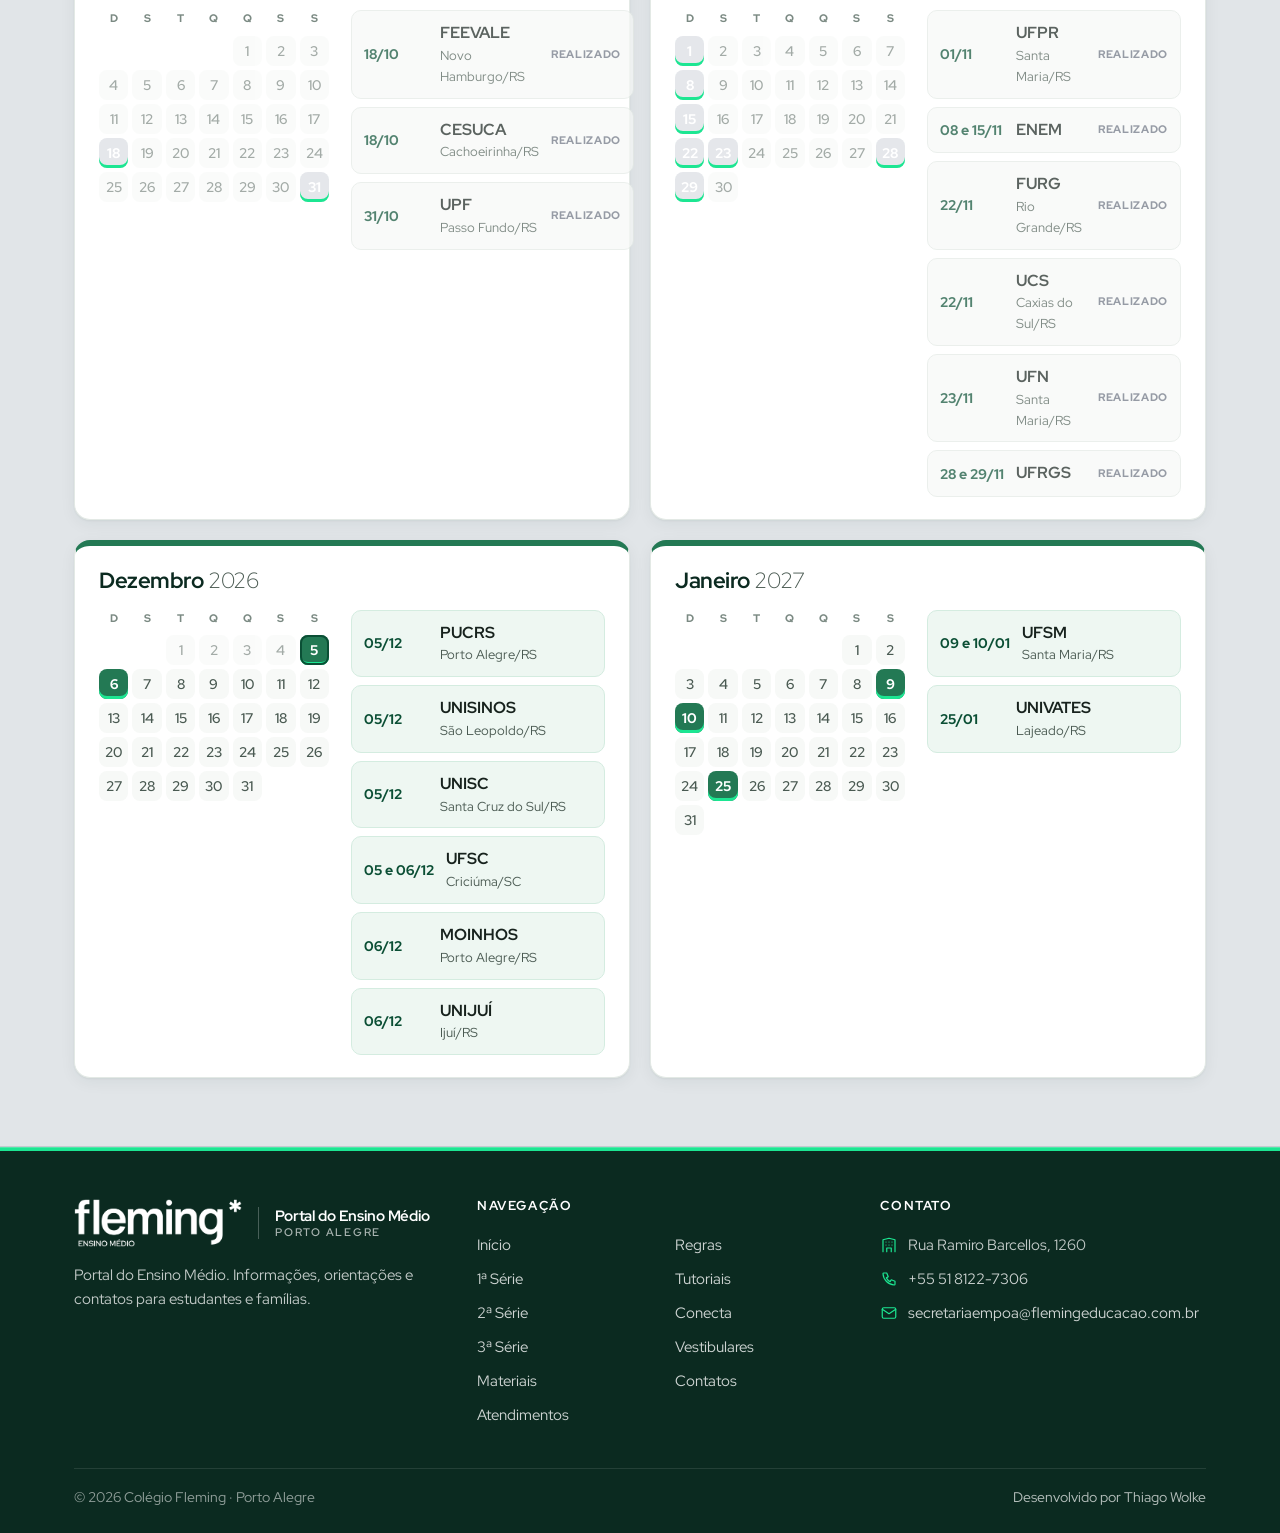
<file: vestibulares.html>
<!DOCTYPE html>
<html lang="pt-BR">
<head>
  <meta charset="UTF-8">
  <meta name="viewport" content="width=device-width, initial-scale=1">
  <title>Vestibulares · Portal do Ensino Médio</title>
  <meta name="description" content="Portal do Ensino Médio do Colégio Fleming Porto Alegre.">
  <meta name="theme-color" content="#0f3a2c">
  <link rel="icon" href="data:image/svg+xml,%3Csvg xmlns='http://www.w3.org/2000/svg' viewBox='0 0 24 24'%3E%3Cg fill='%231ce692'%3E%3Crect x='9.2' y='0.5' width='5.6' height='23' rx='0.4'/%3E%3Crect x='9.2' y='0.5' width='5.6' height='23' rx='0.4' transform='rotate(60 12 12)'/%3E%3Crect x='9.2' y='0.5' width='5.6' height='23' rx='0.4' transform='rotate(120 12 12)'/%3E%3C/g%3E%3C/svg%3E">
  <link rel="preconnect" href="https://fonts.googleapis.com">
  <link rel="preconnect" href="https://fonts.gstatic.com" crossorigin>
  <link rel="stylesheet" href="https://fonts.googleapis.com/css2?family=Red+Hat+Display:ital,wght@0,300;0,400;0,500;0,600;0,700;0,800;0,900;1,400&display=swap">
  <link rel="stylesheet" href="assets/css/estilo.css">
</head>
<body data-pagina="vestibulares">
  <div id="topo"></div>
  <main id="conteudo" tabindex="-1"></main>
  <div id="rodape"></div>
  <noscript><p style="padding:24px">Para ver este site, ative o JavaScript do navegador.</p></noscript>

  <!-- Textos do site (pasta "conteudo") -->
  <script src="conteudo/geral.js"></script>
  <script src="conteudo/serie-1.js"></script>
  <script src="conteudo/serie-2.js"></script>
  <script src="conteudo/serie-3.js"></script>
  <script src="conteudo/eventos-calendario.js"></script>
  <script src="conteudo/eletivas.js"></script>
  <script src="conteudo/conecta.js"></script>
  <script src="conteudo/vestibulares.js"></script>
  <script src="conteudo/festival.js"></script>
  <script src="conteudo/materiais.js"></script>
  <script src="conteudo/atendimentos.js"></script>
  <script src="conteudo/regras.js"></script>
  <script src="conteudo/tutoriais.js"></script>
  <script src="conteudo/contatos.js"></script>
  <!-- Montagem das páginas -->
  <script src="assets/js/app.js"></script>
</body>
</html>
</file>
<file: assets/css/estilo.css>
/* =====================================================================
   PORTAL DO ENSINO MÉDIO — COLÉGIO FLEMING PORTO ALEGRE
   Cores institucionais: altere aqui para ajustar todo o site.
   ===================================================================== */
:root {
  --verde-950: #0b2a20;
  --verde-900: #0f3a2c;
  --verde-800: #154c39;
  --verde-700: #1c6048;
  --verde-600: #237657;
  --verde-500: #2f8a66;
  --verde-200: #cfe4d9;
  --verde-100: #e7f1eb;
  --verde-50:  #f3f8f5;

  --destaque: #c9a54a;        /* detalhe dourado */
  --destaque-claro: #f6eed8;

  --tinta: #17221d;           /* texto principal */
  --tinta-2: #4a5a52;         /* texto secundário */
  --tinta-3: #7b8a83;
  --linha: #e3e9e5;
  --fundo: #ffffff;
  --fundo-2: #f7f9f7;

  --aviso-bg: #fff6e0;
  --aviso-borda: #d9a521;
  --aviso-texto: #7a5500;

  --raio: 10px;
  --raio-g: 16px;
  --sombra: 0 1px 2px rgba(15, 58, 44, .05), 0 4px 16px rgba(15, 58, 44, .06);
  --sombra-hover: 0 2px 4px rgba(15, 58, 44, .06), 0 14px 32px rgba(15, 58, 44, .10);

  /* Fonte do site oficial do Fleming (flemingeducacao.com.br) */
  --fonte-titulo: "Red Hat Display", "Segoe UI", system-ui, -apple-system, Roboto, Arial, sans-serif;
  --fonte-texto: "Red Hat Display", "Segoe UI", system-ui, -apple-system, Roboto, Arial, sans-serif;

  --largura: 1180px;
  --topo: 72px;
}

*, *::before, *::after { box-sizing: border-box; }
html { scroll-behavior: smooth; scroll-padding-top: calc(var(--topo) + 64px); -webkit-text-size-adjust: 100%; }
body {
  margin: 0;
  font-family: var(--fonte-texto);
  font-size: 17px;
  line-height: 1.6;
  color: var(--tinta);
  background: var(--fundo);
  -webkit-font-smoothing: antialiased;
  overflow-x: hidden;
}
img { max-width: 100%; display: block; }
a { color: var(--verde-700); text-decoration-thickness: 1px; text-underline-offset: 3px; }
a:hover { color: var(--verde-900); }
h1, h2, h3, h4 { font-family: var(--fonte-titulo); font-weight: 700; line-height: 1.15; margin: 0; color: var(--verde-950); letter-spacing: -.02em; }
p { margin: 0; }
:focus-visible { outline: 3px solid var(--destaque); outline-offset: 2px; border-radius: 4px; }

.container { width: 100%; max-width: var(--largura); margin: 0 auto; padding: 0 24px; }
.icone { width: 22px; height: 22px; flex: none; fill: none; stroke: currentColor; stroke-width: 1.6; stroke-linecap: round; stroke-linejoin: round; }
.icone.p { width: 18px; height: 18px; }
.icone.g { width: 28px; height: 28px; }
.pular { position: absolute; left: -999px; top: 8px; background: var(--verde-900); color: #fff; padding: 8px 14px; border-radius: 6px; z-index: 100; }
.pular:focus { left: 8px; }

/* ---------- Marcador "INFORMAÇÃO A INSERIR" ---------- */
.a-inserir {
  display: inline-block;
  font-family: var(--fonte-texto);
  font-size: .72em;
  font-weight: 700;
  letter-spacing: .06em;
  color: var(--aviso-texto);
  background: var(--aviso-bg);
  border: 1px dashed var(--aviso-borda);
  border-radius: 4px;
  padding: 1px 7px;
  line-height: 1.6;
  vertical-align: middle;
  white-space: nowrap;
}

/* ---------- Cabeçalho ---------- */
#topo { display: contents; }
.topo {
  position: sticky; top: 0; z-index: 50;
  background: rgba(255, 255, 255, .97);
  border-bottom: 1px solid var(--linha);
  transition: box-shadow .3s ease, border-color .3s ease;
}
.topo.rolado { box-shadow: 0 6px 24px rgba(15, 58, 44, .08); border-bottom-color: transparent; }
/* Faixa com as quatro cores do portal (Início/menta, 1ª rosa, 2ª amarelo, 3ª azul) */
.topo .container { display: flex; align-items: center; justify-content: space-between; height: var(--topo); gap: 24px; transition: height .3s ease; }
.topo.rolado .container { height: calc(var(--topo) - 12px); }

.marca { display: flex; align-items: center; gap: 12px; text-decoration: none; color: var(--verde-950); }
.marca:hover { color: var(--verde-950); }
.marca-selo {
  width: 42px; height: 42px; border-radius: 10px;
  background: var(--verde-800); color: #fff;
  display: grid; place-items: center;
  font-family: var(--fonte-titulo); font-size: 24px; font-weight: 600; line-height: 1;
  box-shadow: inset 0 -3px 0 var(--destaque);
}
.marca img { height: 44px; width: auto; }
.marca.com-logo { gap: 16px; }
.marca.com-logo img { height: 42px; transition: height .3s ease; }
.topo.rolado .marca.com-logo img { height: 36px; }
.marca-legenda {
  display: flex; flex-direction: column; justify-content: center; gap: 2px;
  padding-left: 16px; border-left: 1px solid var(--linha); line-height: 1.2; white-space: nowrap;
}
.marca-portal { font-size: 14.5px; font-weight: 700; letter-spacing: -.01em; color: var(--verde-950); }
.marca-unidade { font-size: 11px; font-weight: 600; letter-spacing: .16em; text-transform: uppercase; color: var(--tinta-2); }
.hero-marca.com-logo { gap: 18px; margin-bottom: 36px; }
.hero-marca.com-logo img { height: 64px; width: auto; }
.hero-marca.com-logo span { padding-left: 18px; border-left: 1px solid rgba(255,255,255,.3); white-space: nowrap; }
.marca-texto { display: flex; flex-direction: column; line-height: 1.15; }
.marca-nome { font-family: var(--fonte-titulo); font-size: 19px; font-weight: 600; }
.marca-sub { font-size: 12px; letter-spacing: .12em; text-transform: uppercase; color: var(--tinta-2); }

.menu { display: flex; align-items: center; gap: 4px; }
.menu a, .menu-grupo-botao {
  display: inline-flex; align-items: center; gap: 7px;
  text-decoration: none; color: var(--tinta-2);
  font-size: 15px; font-weight: 500; white-space: nowrap;
  padding: 8px 14px; border-radius: 99px;
  transition: color .2s, background-color .2s;
}
.menu a:hover, .menu-grupo-botao:hover, .menu-grupo.aberto .menu-grupo-botao { color: var(--verde-950); background: #f1f4f2; }
/* Página atual: pílula na cor da página + asterisco do Fleming */
.menu a.ativo, .menu .menu-grupo-botao.ativo { color: var(--verde-950); font-weight: 700; background: var(--verde-100); }
.menu .menu-asterisco { width: 13px; height: 13px; flex: none; color: var(--verde-700); }
/* Nas páginas das séries, a aba marcada no menu fica verde, como nas demais abas */
.tema-rosa .menu a.ativo, .tema-amarelo .menu a.ativo, .tema-azul .menu a.ativo { color: #0b2a20; background: #d2f9e6; }
.tema-rosa .menu a .menu-asterisco, .tema-amarelo .menu a .menu-asterisco, .tema-azul .menu a .menu-asterisco { color: #0c7a4d; }

/* Menu suspenso "Outros recursos" */
.menu-grupo { position: relative; }
.menu-grupo-botao { font-family: inherit; line-height: inherit; border: 0; background: transparent; cursor: pointer; }
.menu-seta { flex: none; transition: transform .2s; }
.menu-grupo.aberto .menu-seta { transform: rotate(180deg); }
.submenu {
  position: absolute; top: calc(100% + 10px); right: 0; z-index: 60;
  min-width: 230px; padding: 8px; background: #fff;
  border: 1px solid var(--linha); border-radius: 16px; box-shadow: 0 18px 40px rgba(11, 42, 32, .16);
  opacity: 0; visibility: hidden; transform: translateY(-6px);
  transition: opacity .18s, transform .18s, visibility 0s .18s;
}
.menu-grupo.aberto .submenu { opacity: 1; visibility: visible; transform: none; transition: opacity .18s, transform .18s; }
.submenu a { display: flex; width: 100%; padding: 11px 14px; border-radius: 10px; font-size: 15px; }
.submenu a[data-cor]::before { content: ""; width: 10px; height: 10px; border-radius: 50%; flex: none; }
/* "Turmas" fica à esquerda do menu: a caixinha abre alinhada pela esquerda */
.menu > .menu-grupo:first-of-type .submenu { left: 0; right: auto; }
.submenu a[data-cor="menta"]::before { background: #1ce692; }
.submenu a[data-cor="conecta"]::before { background: #f13b86; }
.submenu a[data-cor="floresta"]::before { background: #237954; }
.submenu a[data-cor="cinema"]::before { background: #0d0d0d; box-shadow: inset 0 0 0 2px #d4af37; }

.botao-menu {
  display: none;
  align-items: center; gap: 8px;
  background: #fff; border: 1px solid var(--linha); border-radius: 99px;
  padding: 9px 16px; font: inherit; font-size: 15px; font-weight: 600; color: var(--verde-950); cursor: pointer;
  transition: background-color .2s, border-color .2s;
}
.botao-menu:hover { background: #f1f4f2; }

@media (max-width: 980px) {
  .botao-menu { display: inline-flex; }
  /* Painel do menu no celular: abre logo abaixo do cabeçalho */
  .menu {
    position: absolute; left: 0; right: 0; top: 100%;
    height: calc(100vh - var(--topo));
    flex-direction: column; align-items: stretch; gap: 6px;
    background: #fff; padding: 16px 20px 32px;
    border-top: 1px solid var(--linha);
    overflow-y: auto;
    opacity: 0; visibility: hidden; transform: translateY(-8px);
    transition: opacity .2s, transform .2s, visibility 0s .2s;
  }
  .menu.aberto { opacity: 1; visibility: visible; transform: none; transition: opacity .2s, transform .2s; }
  .menu a { font-size: 18px; padding: 14px 18px; border-radius: 14px; }
  /* No celular, "Outros recursos" vira um título com as três páginas sempre à mostra logo abaixo */
  .menu-grupo-botao { width: 100%; font-size: 13px !important; font-weight: 700; letter-spacing: .12em; text-transform: uppercase;
    padding: 18px 18px 6px !important; color: var(--tinta-2); pointer-events: none; background: none !important; }
  .menu-grupo-botao .menu-seta, .menu-grupo-botao .menu-asterisco { display: none; }
  .submenu { position: static; opacity: 1; visibility: visible; transform: none; min-width: 0; padding: 0 0 0 10px;
    border: 0; border-left: 2px solid var(--linha); border-radius: 0; box-shadow: none; margin-left: 18px; }
  .submenu a { font-size: 18px; padding: 12px 16px; }
  .submenu a[data-cor]::before { display: none; }
  .menu a .menu-asterisco { width: 15px; height: 15px; }
  /* Bolinha com a cor de cada série */
  .menu a[data-cor]::after { content: ""; width: 10px; height: 10px; border-radius: 50%; margin-left: auto; }
  .menu a[data-cor="menta"]::after { background: #1ce692; }
  .menu a[data-cor="rosa"]::after { background: #f85651; }
  .menu a[data-cor="amarelo"]::after { background: #ffe151; }
  .menu a[data-cor="azul"]::after { background: #2867d2; }
  .menu a[data-cor="conecta"]::after { background: #f13b86; }
  .menu a[data-cor="floresta"]::after { background: #237954; }
  .menu a[data-cor="cinema"]::after { background: #0d0d0d; box-shadow: inset 0 0 0 2px #d4af37; }
  body.menu-aberto { overflow: hidden; }
}
/* Telas de computador mais estreitas: esconde a 1ª linha da legenda para o menu caber */
/* O menu tem 11 itens: o cabeçalho usa uma largura maior que o conteúdo
   e, em telas de computador menores, se compacta para caber numa linha */
.topo .container { max-width: 1380px; }
@media (min-width: 1441px) {
  .menu { gap: 2px; }
  .menu a, .menu-grupo-botao { padding: 8px 11px; }
}
@media (min-width: 981px) and (max-width: 1440px) {
  .topo .marca-portal { display: none; }
  .menu { gap: 0; }
  .menu a, .menu-grupo-botao { padding: 8px 10px; font-size: 14.5px; }
}
@media (min-width: 981px) and (max-width: 1240px) {
  .menu a, .menu-grupo-botao { padding: 7px 8px; font-size: 14px; gap: 5px; }
  .marca.com-logo img { height: 36px; }
}
@media (min-width: 981px) and (max-width: 1100px) {
  .topo .marca-legenda { display: none; }
  .menu a, .menu-grupo-botao { padding: 6px 5px; font-size: 13px; }
}
@media (max-width: 420px) {
  .marca-portal { display: none; }
}

/* ---------- Faixa de título das páginas internas ---------- */
.faixa {
  position: relative; overflow: hidden;
  background: var(--verde-900);
  color: #fff;
  padding: 56px 0 60px;
}
.faixa::before {
  content: ""; position: absolute; inset: 0;
  background:
    radial-gradient(900px 400px at 100% 0%, rgba(47, 138, 102, .45), transparent 60%),
    repeating-linear-gradient(135deg, rgba(255,255,255,.03) 0 1px, transparent 1px 14px);
  pointer-events: none;
}
.faixa .container { position: relative; }
.faixa h1 { color: #fff; font-size: clamp(34px, 5vw, 54px); }
.faixa p.sub { margin-top: 14px; max-width: 680px; color: rgba(255, 255, 255, .82); font-size: 18px; }
.trilha { display: flex; flex-wrap: wrap; gap: 8px; align-items: center; font-size: 14px; margin-bottom: 18px; color: rgba(255,255,255,.7); }
.trilha a { color: rgba(255,255,255,.85); text-decoration: none; }
.trilha a:hover { color: #fff; text-decoration: underline; }
.rotulo {
  display: inline-block; font-size: 13px; font-weight: 600; letter-spacing: .14em; text-transform: uppercase;
  color: var(--destaque); margin-bottom: 12px;
}
.faixa .a-inserir { font-size: .6em; }

/* ---------- Seções ---------- */
.secao { padding: 72px 0; }
.secao.cinza { background: var(--fundo-2); border-top: 1px solid var(--linha); border-bottom: 1px solid var(--linha); }
.secao-topo { display: flex; align-items: end; justify-content: space-between; gap: 24px; margin-bottom: 32px; flex-wrap: wrap; }
.secao-topo h2 { font-size: clamp(26px, 3vw, 34px); }
.secao-topo p { color: var(--tinta-2); margin-top: 8px; max-width: 620px; }
.titulo-bloco { display: flex; align-items: center; gap: 12px; margin-bottom: 20px; }
.titulo-bloco h2 { font-size: 26px; }
.titulo-bloco .icone-caixa { width: 40px; height: 40px; }

.icone-caixa {
  width: 48px; height: 48px; border-radius: 12px; flex: none;
  display: grid; place-items: center;
  background: var(--verde-100); color: var(--verde-700);
}

/* ---------- Botões ---------- */
.botao {
  display: inline-flex; align-items: center; gap: 10px;
  padding: 13px 22px; border-radius: 10px;
  font: inherit; font-size: 16px; font-weight: 600; text-decoration: none;
  border: 1px solid transparent; cursor: pointer;
  transition: background-color .2s, color .2s, border-color .2s, transform .2s;
}
.botao.primario { background: var(--verde-700); color: #fff; }
.botao.primario:hover { background: var(--verde-800); color: #fff; }
.botao.claro { background: #fff; color: var(--verde-900); }
.botao.claro:hover { background: var(--verde-50); color: var(--verde-900); }
.botao.contorno { border-color: rgba(255,255,255,.35); color: #fff; }
.botao.contorno:hover { background: rgba(255,255,255,.08); color: #fff; }
.botao.linha { border-color: var(--verde-200); color: var(--verde-800); background: #fff; }
.botao.linha:hover { border-color: var(--verde-600); background: var(--verde-50); }
.botao.desativado { background: var(--fundo-2); color: var(--tinta-3); border: 1px dashed var(--linha); cursor: default; }

/* ---------- Página inicial ---------- */
/* ---------- Materiais: apresentação antes das abas ---------- */
.materiais-apresentacao {
  display: flex; gap: 22px; align-items: flex-start; margin-bottom: 36px; padding: 28px 32px;
  background: var(--verde-50); border: 1px solid var(--verde-200); border-left: 6px solid var(--verde-600); border-radius: var(--raio-g);
}
.materiais-apresentacao .materiais-ast { width: 44px; height: 44px; flex: none; color: var(--verde-600); margin-top: 2px; }
.materiais-apresentacao h2 { font-size: 26px; margin-bottom: 10px; }
.materiais-apresentacao p { font-size: 17px; line-height: 1.65; color: var(--tinta-2); text-align: justify; hyphens: auto; -webkit-hyphens: auto; }
@media (max-width: 600px) {
  .materiais-apresentacao { flex-direction: column; gap: 12px; padding: 22px; }
  .materiais-apresentacao .materiais-ast { width: 34px; height: 34px; }
}

/* ---------- Materiais: abas internas e cartões ---------- */
.abas-materiais {
  display: inline-flex; gap: 6px; padding: 6px; margin-bottom: 32px;
  background: #e1e5e8; border: 1px solid #c3cacf; border-radius: 999px;
}
.abas-materiais [role="tab"] {
  font: inherit; font-size: 16px; font-weight: 600; color: var(--tinta-2);
  padding: 11px 24px; border: 0; border-radius: 999px; background: transparent; cursor: pointer;
}
.abas-materiais [role="tab"]:hover { color: var(--verde-950); background: rgba(255,255,255,.6); }
.abas-materiais [role="tab"][aria-selected="true"] { background: var(--verde-950); color: #fff; box-shadow: 0 4px 12px rgba(11,42,32,.25); }
.abas-materiais [role="tab"]:focus-visible { outline: 3px solid var(--verde-600); outline-offset: 2px; }
.painel-materiais > .texto-intro { margin-bottom: 24px; }
.lista-materiais { display: grid; gap: 22px; }
/* Cartão: capa(s) à esquerda, texto à direita */
.material {
  display: grid; grid-template-columns: 210px minmax(0, 1fr); gap: 0;
  background: #fff; border: 1px solid #c3cacf; border-radius: var(--raio-g); overflow: hidden; box-shadow: var(--sombra);
}
.material-capas { display: flex; align-items: center; justify-content: center; padding: 22px; background: #fff; border-right: 1px solid #dde2e5; }
.material-capas.sem-foto { flex-direction: column; gap: 10px; min-height: 220px; color: var(--verde-700); background: var(--verde-50); border-right-style: dashed; }
.material-capa { margin: 0; width: 100%; max-width: 166px; }
.material-capa a { display: block; border-radius: 6px; transition: transform .25s; }
.material-capa a:hover, .material-capa a:focus-visible { transform: translateY(-3px) scale(1.02); }
.material-capa img { display: block; width: 100%; height: auto; filter: drop-shadow(0 10px 14px rgba(0,0,0,.18)); }
/* Mais de uma capa: ficam em leque, sobrepostas */
.material-capas.varias { position: relative; }
.material-capas.varias .material-capa { max-width: 118px; margin-left: -54px; }
.material-capas.varias .material-capa:first-child { margin-left: 0; transform: rotate(-6deg); }
.material-capas.varias .material-capa:nth-child(2) { position: relative; z-index: 2; transform: translateY(-6px); }
.material-capas.varias .material-capa:nth-child(3) { transform: rotate(6deg); }
.material-texto { padding: 24px 28px; min-width: 0; }
.material-topo { display: flex; align-items: flex-start; gap: 16px; margin-bottom: 14px; }
.material-titulo { flex: 1; min-width: 0; }
.material-topo h3 { font-size: 22px; line-height: 1.25; }
/* Quantidade (ex.: "4 módulos") logo abaixo do título */
.material-qtd {
  display: inline-flex; align-items: flex-start; gap: 7px; margin-top: 8px;
  padding: 5px 12px; border-radius: 10px; background: var(--verde-100); color: var(--verde-800);
  font-size: 14px; font-weight: 700; line-height: 1.4;
}
.material-qtd .icone { flex: none; margin-top: 2px; }
.material-link { flex: none; }
.material-parte + .material-parte { margin-top: 14px; padding-top: 14px; border-top: 1px solid #e3e7e9; }
.material-parte h4 { display: flex; align-items: center; gap: 8px; margin: 0 0 8px; font-size: 13px; font-weight: 800; letter-spacing: .1em; text-transform: uppercase; color: var(--verde-700); }
.material-parte p, .material-parte li { font-size: 15.5px; line-height: 1.65; color: var(--tinta-2); text-align: justify; hyphens: auto; }
.material-parte ul { margin: 0; padding-left: 20px; }
.materiais-corpo .etapa-destaque { margin: 0 0 24px; }
.materiais-secao { padding-bottom: 0; }
/* Texto só para leitores de tela (legenda da capa ampliada) */
.so-leitor { position: absolute !important; width: 1px; height: 1px; overflow: hidden; clip: rect(0 0 0 0); white-space: nowrap; }
@media (max-width: 720px) {
  .abas-materiais { display: flex; }
  .abas-materiais [role="tab"] { flex: 1; padding: 11px 10px; font-size: 15px; }
  .material { grid-template-columns: 1fr; }
  .material-capas { border-right: 0; border-bottom: 1px solid #dde2e5; padding: 22px 22px 18px; }
  .material-capa { max-width: 150px; }
  .material-texto { padding: 20px; }
  .material-topo { flex-wrap: wrap; }
  .material-parte p, .material-parte li { text-align: left; }
}

/* ---------- Atendimentos ---------- */
.atend-intro { display: grid; grid-template-columns: minmax(0, 1fr) 320px; gap: 32px; align-items: start; }
.atend-intro .texto-intro:first-child { margin-top: 0; }
.atend-intro + .atend { margin-top: 26px; }
.atend-imagem { margin: 0; }
@media (max-width: 860px) {
  .atend-intro { grid-template-columns: 1fr; gap: 18px; }
  .atend-imagem { max-width: 420px; }
}
.atend-imagem-moldura { position: relative; display: block; border-radius: var(--raio-g); overflow: hidden; border: 1px solid #c3cacf; box-shadow: var(--sombra); background: #fff; }
.atend-imagem img { display: block; width: 100%; height: auto; }
.atend-imagem figcaption { display: flex; flex-wrap: wrap; align-items: baseline; justify-content: space-between; gap: 6px 16px; margin-top: 10px; }
.atend-imagem .campeao-titulo { font-size: 14px; }
.atend-imagem-dica { font-size: 12.5px; color: var(--tinta-3, #6b7a74); }
.lista-atend { display: grid; gap: 22px; }
.atend { background: #fff; border: 1px solid #c3cacf; border-radius: var(--raio-g); box-shadow: var(--sombra); overflow: hidden; }
.lista-atend .atend:nth-child(even) { background: #f3f5f6; }
.atend-topo { display: flex; align-items: center; gap: 16px; padding: 22px 26px; border-bottom: 1px solid #dde2e5; }
.atend-topo { padding: 16px 26px; gap: 12px; }
.atend-rotulo { font-size: 12.5px; font-weight: 800; letter-spacing: .1em; text-transform: uppercase; color: var(--verde-700); }
.atend-pessoa { margin: 0; font-size: 15.5px; color: var(--tinta-2); }
.serie-corpo .atend { margin-top: 22px; }
.atend-pessoa strong { color: var(--verde-950); }
.atend-dados { display: grid; grid-template-columns: repeat(3, minmax(0, 1fr)); margin: 0; }
.atend-linha { display: flex; gap: 12px; padding: 20px 26px; }
.atend-linha + .atend-linha { border-left: 1px solid #dde2e5; }
.atend-ic { flex: none; width: 34px; height: 34px; border-radius: 10px; display: grid; place-items: center; background: var(--verde-100); color: var(--verde-700); }
.atend-linha dt { font-size: 12.5px; font-weight: 800; letter-spacing: .1em; text-transform: uppercase; color: var(--verde-700); margin-bottom: 4px; }
.atend-linha dd { margin: 0; font-size: 15.5px; line-height: 1.55; color: var(--tinta-2); text-align: justify; hyphens: auto; -webkit-hyphens: auto; }
.atend-linha > div { min-width: 0; flex: 1; }
.atend-itens { list-style: none; margin: 0; padding: 0; text-align: left; }
.atend-itens li { padding: 3px 0; }
.atend-itens li + li { border-top: 1px dashed #dde2e5; }
.atend-itens strong { color: var(--verde-950); }
.atend-botoes { display: flex; flex-wrap: wrap; gap: 10px; }
.atend-whats { color: #128c4b; border-color: #9fe0bd; }
.atend-whats:hover { background: #e9fbf1; border-color: #25d366; color: #0e7a40; }
.atend-intro .texto-intro { text-align: justify; hyphens: auto; -webkit-hyphens: auto; }
.atend-rodape { display: flex; flex-wrap: wrap; align-items: center; justify-content: space-between; gap: 14px; padding: 16px 26px; border-top: 1px solid #dde2e5; }
.atend-contatos { display: flex; flex-wrap: wrap; gap: 8px 22px; }
.atend-contatos a { display: inline-flex; align-items: center; gap: 8px; font-size: 15px; font-weight: 600; color: var(--verde-800); text-decoration: none; overflow-wrap: anywhere; }
.atend-contatos a:hover { text-decoration: underline; }
@media (max-width: 860px) {
  .atend-dados { grid-template-columns: 1fr; }
  .atend-linha + .atend-linha { border-left: 0; border-top: 1px solid #dde2e5; }
  .atend-topo, .atend-linha, .atend-rodape { padding-left: 18px; padding-right: 18px; }
}

/* ---------- Barra de avisos rolante (página inicial) ---------- */
.ticker { position: relative; display: flex; align-items: stretch; background: #0b2a20; color: #fff; font-size: 15px; overflow: hidden; }
.ticker-janela { flex: 1; min-width: 0; overflow: hidden;
  -webkit-mask-image: linear-gradient(90deg, transparent, #000 40px, #000 calc(100% - 40px), transparent);
          mask-image: linear-gradient(90deg, transparent, #000 40px, #000 calc(100% - 40px), transparent); }
.ticker-trilho { display: flex; width: max-content; animation: ticker-rola 60s linear infinite; }
.ticker:hover .ticker-trilho, .ticker:focus-within .ticker-trilho, .ticker.pausado .ticker-trilho { animation-play-state: paused; }
@keyframes ticker-rola { from { transform: translateX(0); } to { transform: translateX(-50%); } }
.ticker-lista { display: flex; list-style: none; margin: 0; padding: 0; }
.ticker-item { display: flex; align-items: center; white-space: nowrap; padding: 13px 0; }
.ticker-item::after { content: "✱"; color: #1ce692; margin: 0 26px; font-size: 13px; }
.ticker-item a { display: inline-flex; align-items: center; gap: 10px; color: #fff; text-decoration: none; }
.ticker-item a:hover span:last-child, .ticker-item a:focus-visible span:last-child { text-decoration: underline; }
.ticker-item strong { color: #1ce692; font-weight: 700; }
.ticker-tag { display: inline-block; padding: 3px 9px; border-radius: 999px; background: rgba(255,255,255,.12); color: rgba(255,255,255,.85);
  font-size: 11.5px; font-weight: 700; letter-spacing: .06em; text-transform: uppercase; }
.ticker-medalha { width: 12px; height: 12px; border-radius: 50%; box-shadow: inset 0 0 0 2px rgba(0,0,0,.18); flex: none; }
.ticker-pausa { flex: none; width: 44px; border: 0; background: #0b2a20; color: rgba(255,255,255,.8); cursor: pointer;
  border-left: 1px solid rgba(255,255,255,.12); }
.ticker-pausa:hover { color: #fff; background: #123a2d; }
@media (prefers-reduced-motion: reduce) {
  .ticker-trilho { animation: none; }
  .ticker-janela { overflow-x: auto; }
}
@media (max-width: 720px) {
  .ticker { font-size: 14px; }
}

.inicio-hero { position: relative; overflow: hidden; background: var(--verde-900); color: #fff; padding: 80px 0 88px; }
.inicio-hero::before {
  content: ""; position: absolute; inset: 0; pointer-events: none;
  background:
    radial-gradient(1000px 520px at 95% -10%, rgba(47, 138, 102, .55), transparent 60%),
    radial-gradient(600px 400px at -10% 120%, rgba(201, 165, 74, .14), transparent 60%),
    repeating-linear-gradient(135deg, rgba(255,255,255,.028) 0 1px, transparent 1px 14px);
}
.inicio-hero .container { position: relative; display: grid; grid-template-columns: 1.15fr .85fr; gap: 56px; align-items: center; }
.inicio-hero h1 { color: #fff; font-size: clamp(40px, 6vw, 68px); line-height: 1.04; }
.inicio-hero h1 em { font-style: normal; color: var(--verde-200); font-weight: 300; }
/* Aviso em destaque no topo da página inicial */
.aviso-portal {
  display: flex; align-items: flex-start; gap: 10px;
  margin-top: 22px; max-width: 560px;
  padding: 12px 16px; border-radius: 12px;
  background: rgba(255, 255, 255, .55); border: 1px solid rgba(255, 255, 255, .7);
  font-size: 15.5px; line-height: 1.5; color: var(--tema-texto, var(--tinta));
}
.aviso-portal .icone { margin-top: 2px; color: var(--tema-escura, var(--verde-700)); }
.aviso-portal strong { font-weight: 800; }
.inicio-hero .container.hero-unico { grid-template-columns: minmax(0, 820px); }
.inicio-hero .container.hero-com-foto { grid-template-columns: 1.05fr .95fr; gap: 56px; }
.hero-foto { margin: 0; position: relative; }
.hero-foto img {
  width: 100%; height: auto; aspect-ratio: 3 / 2; object-fit: cover;
  border-radius: var(--raio-g);
  border: 6px solid rgba(255, 255, 255, .55);
  box-shadow: 0 24px 60px var(--tema-sombra, rgba(0, 0, 0, .25));
}
.hero-subtitulo { margin-top: 18px; font-size: clamp(19px, 2.2vw, 24px); font-weight: 500; letter-spacing: -.01em; }
.hero-subtitulo strong { font-weight: 800; }
.hero-subtitulo .barra { margin: 0 12px; font-weight: 300; opacity: .5; }
.inicio-hero .apresentacao { margin-top: 22px; font-size: 19px; color: rgba(255,255,255,.84); max-width: 560px; }
.inicio-hero .acoes { display: flex; flex-wrap: wrap; gap: 12px; margin-top: 32px; }
.hero-marca { display: flex; align-items: center; gap: 12px; margin-bottom: 26px; }
.hero-marca .marca-selo { width: 48px; height: 48px; font-size: 28px; background: rgba(255,255,255,.1); border: 1px solid rgba(255,255,255,.2); }
.hero-marca img { height: 56px; width: auto; }
.hero-marca span { font-size: 14px; letter-spacing: .14em; text-transform: uppercase; color: rgba(255,255,255,.75); }

.painel-avisos {
  background: #fff; color: var(--tinta);
  border-radius: var(--raio-g); padding: 28px;
  box-shadow: 0 24px 60px rgba(0,0,0,.22);
}
.painel-avisos h2 { font-size: 22px; display: flex; align-items: center; gap: 10px; }
.painel-avisos h2 .icone { color: var(--verde-600); }
.lista-avisos { list-style: none; margin: 18px 0 0; padding: 0; }
.lista-avisos li { padding: 16px 0; border-top: 1px solid var(--linha); }
.lista-avisos li:first-child { border-top: 0; padding-top: 4px; }
.aviso-meta { display: flex; flex-wrap: wrap; align-items: center; gap: 8px; font-size: 13px; color: var(--tinta-3); margin-bottom: 4px; }
.selo-destaque { font-size: 11px; font-weight: 700; letter-spacing: .08em; text-transform: uppercase; color: var(--verde-700); background: var(--verde-100); padding: 2px 8px; border-radius: 99px; }
.lista-avisos h3 { font-family: var(--fonte-texto); font-size: 17px; font-weight: 600; color: var(--tinta); }
.lista-avisos p { font-size: 15px; color: var(--tinta-2); margin-top: 2px; }

.grade-cards { display: grid; grid-template-columns: repeat(3, 1fr); gap: 20px; }
.card-grande {
  position: relative; display: flex; flex-direction: column;
  min-height: 230px; padding: 28px;
  background: #fff; border: 1px solid var(--linha); border-radius: var(--raio-g);
  text-decoration: none; color: var(--tinta);
  box-shadow: var(--sombra);
  transition: transform .25s ease, box-shadow .25s ease, border-color .25s ease;
}
.card-grande:hover { transform: translateY(-3px); box-shadow: var(--sombra-hover); border-color: var(--verde-200); color: var(--tinta); }
.card-grande .numero { font-family: var(--fonte-titulo); font-size: 56px; line-height: 1; color: var(--verde-700); font-weight: 300; letter-spacing: -.03em; }
.card-grande h3 { font-size: 24px; margin-top: 20px; }
.card-grande p { color: var(--tinta-2); font-size: 15.5px; margin-top: 8px; }
.card-grande .ir {
  margin-top: auto; padding-top: 20px;
  display: inline-flex; align-items: center; gap: 8px;
  font-size: 15px; font-weight: 600; color: var(--verde-700);
}
.card-grande .ir .icone { transition: transform .25s ease; }
.card-grande:hover .ir .icone { transform: translateX(4px); }
.card-grande.serie { background: linear-gradient(180deg, var(--verde-50), #fff 60%); }
/* "Navegue pelo portal": cards em grupos, como no menu (Turmas, Orientações, Outros recursos…) */
.grupo-cards + .grupo-cards { margin-top: 40px; }
.grupo-cards-titulo {
  display: flex; align-items: center; gap: 10px; margin: 0 0 16px;
  font-family: var(--fonte-texto); font-size: 13px; font-weight: 800; letter-spacing: .14em; text-transform: uppercase; color: var(--verde-700);
}
.grupo-cards-titulo::after { content: ""; flex: 1; height: 1px; background: var(--linha); }
.grupo-cards-titulo .grupo-ast { width: 14px; height: 14px; flex: none; color: var(--verde-600); }
/* Grupo com 4 cards: 4 colunas no computador (nenhum card fica sozinho na linha) */
@media (min-width: 1101px) { .grade-cards.n4 { grid-template-columns: repeat(4, 1fr); } .grade-cards.n4 .card-grande { padding: 24px; } }
/* Card que ocupa a linha inteira (Contatos): ícone, texto e "Acessar" lado a lado */
.card-grande.largo { grid-column: 1 / -1; min-height: 0; flex-direction: row; align-items: center; gap: 22px; padding: 24px 28px; }
.card-grande.largo .card-texto { flex: 1; min-width: 0; }
.card-grande.largo h3 { margin-top: 0; }
.card-grande.largo .ir { margin-top: 0; padding-top: 0; }
@media (max-width: 600px) {
  .card-grande.largo { flex-direction: column; align-items: flex-start; gap: 0; }
  .card-grande.largo h3 { margin-top: 16px; }
  .card-grande.largo .ir { padding-top: 16px; }
}

.grade-acessos { display: grid; grid-template-columns: repeat(6, 1fr); gap: 14px; }
.acesso {
  display: flex; flex-direction: column; align-items: flex-start; gap: 14px;
  padding: 20px; min-height: 124px;
  background: #fff; border: 1px solid var(--linha); border-radius: var(--raio);
  text-decoration: none; color: var(--tinta); font-weight: 600; font-size: 15.5px; line-height: 1.3;
  transition: border-color .2s, background-color .2s, transform .2s;
}
.acesso:hover { border-color: var(--verde-500); background: var(--verde-50); color: var(--verde-900); transform: translateY(-2px); }
.acesso .icone-caixa { width: 40px; height: 40px; border-radius: 10px; }
.acesso .ext { font-size: 12px; font-weight: 500; color: var(--tinta-3); display: flex; align-items: center; gap: 4px; margin-top: auto; }
.acesso.pendente { border-style: dashed; cursor: default; }
.acesso.pendente:hover { transform: none; background: #fff; border-color: var(--linha); }

/* ---------- Página da série ---------- */
/* Faixa com conteúdo em destaque à direita (turmas) */
.faixa-grade { display: grid; grid-template-columns: minmax(0, 1fr) auto; align-items: center; gap: 40px; }
.faixa-lateral { min-width: 0; }
.turmas-destaque { display: flex; align-items: center; gap: 26px; }
.asterisco { flex: none; width: 124px; height: 124px; color: var(--tema-escura, var(--verde-200)); }
.turmas-texto { display: flex; flex-direction: column; gap: 6px; }
.turmas-rotulo { font-size: 15px; font-weight: 700; letter-spacing: .16em; text-transform: uppercase; opacity: .8; }
.turmas-numeros { display: flex; align-items: center; gap: 20px; }
.turmas-numeros strong { font-size: 72px; font-weight: 800; line-height: .95; letter-spacing: -.03em; }
.turmas-sep { width: 2px; align-self: stretch; margin: 6px 0; background: currentColor; opacity: .25; border-radius: 2px; }
.tema-vivo .turmas-destaque { color: var(--tema-texto); }

/* Asterisco grande e translúcido ao fundo da faixa (Regras, Tutoriais, Contatos) */
.faixa .asterisco-fundo {
  position: absolute; z-index: 0; pointer-events: none;
  width: 520px; height: 520px; right: -150px; top: 50%;
  transform: translateY(-50%) rotate(14deg);
  color: #fff; opacity: .22;
}
.faixa.com-marca-dagua .container { z-index: 1; }


@media (max-width: 980px) {
  .asterisco { width: 92px; height: 92px; }
  .faixa .asterisco-fundo { width: 380px; height: 380px; right: -140px; }
  .turmas-numeros strong { font-size: 54px; }
}
@media (max-width: 760px) {
  .faixa-grade { grid-template-columns: 1fr; gap: 28px; }
  .faixa-lateral { display: none; } /* no celular, o asterisco sozinho embaixo fica estranho */
  .faixa .asterisco-fundo { width: 260px; height: 260px; right: -90px; top: 38%; }
  .turmas-destaque { gap: 16px; }
  .asterisco { width: 60px; height: 60px; }
  .turmas-rotulo { font-size: 12.5px; }
  .turmas-numeros { gap: 14px; }
  .turmas-numeros strong { font-size: 40px; }
}
.seletor-series { display: flex; flex-wrap: wrap; gap: 8px; margin-top: 28px; }
.seletor-series a {
  padding: 8px 18px; border-radius: 99px; text-decoration: none; font-weight: 600; font-size: 15px;
  color: rgba(255,255,255,.85); border: 1px solid rgba(255,255,255,.25);
  transition: background-color .2s, color .2s;
}
.seletor-series a:hover { background: rgba(255,255,255,.1); color: #fff; }
.seletor-series a.ativo { background: #fff; color: var(--verde-900); border-color: #fff; }

.subnav {
  position: sticky; top: calc(var(--topo) + 3px); z-index: 40;
  background: #fff; border-bottom: 1px solid var(--linha);
}
.subnav .container { display: flex; gap: 4px; overflow-x: auto; scrollbar-width: none; }
.subnav .container::-webkit-scrollbar { display: none; }
.subnav a {
  flex: none; padding: 16px 14px; font-size: 15px; font-weight: 500;
  text-decoration: none; color: var(--tinta-2);
  border-bottom: 2px solid transparent;
  transition: color .2s, border-color .2s;
}
.subnav a:hover { color: var(--verde-800); }
.subnav a.ativo { color: var(--verde-800); border-bottom-color: var(--verde-600); }
/* Computador: todos os tópicos sempre à mostra (se não couberem numa linha, passam para a de baixo) */
@media (min-width: 981px) {
  .subnav .container { max-width: 1380px; flex-wrap: wrap; justify-content: center; overflow: visible; gap: 0 2px; }
  .subnav a { padding: 13px 11px; font-size: 14.5px; }
}
@media (min-width: 981px) and (max-width: 1240px) {
  .subnav a { padding: 12px 7px; font-size: 13.5px; }
}
/* Celular: a barra rola para o lado; um degradê na borda indica que há mais tópicos */
@media (max-width: 980px) {
  .subnav .container { -webkit-mask-image: linear-gradient(90deg, #000 85%, transparent); mask-image: linear-gradient(90deg, #000 85%, transparent); padding-right: 40px; }
}

.bloco { padding: 56px 0; border-bottom: 1px solid var(--linha); }
.bloco:last-child { border-bottom: 0; }
.bloco-duplo { display: grid; grid-template-columns: 1fr 1fr; gap: 56px; }
.bloco-duplo > div { min-width: 0; }

.info-grade { display: grid; grid-template-columns: repeat(3, 1fr); gap: 1px; background: var(--linha); border: 1px solid var(--linha); border-radius: var(--raio); overflow: hidden; }
.info-item { background: #fff; padding: 20px 22px; }
.info-item dt { font-size: 13px; font-weight: 600; letter-spacing: .08em; text-transform: uppercase; color: var(--tinta-3); }
.info-item dd { margin: 6px 0 0; font-size: 17px; font-weight: 500; }
.texto-intro { color: var(--tinta-2); max-width: 760px; margin-bottom: 24px; font-size: 17.5px; }

.grade-disciplinas { display: grid; grid-template-columns: repeat(3, 1fr); gap: 16px; }
.card {
  background: #fff; border: 1px solid var(--linha); border-radius: var(--raio);
  padding: 22px; box-shadow: var(--sombra);
}
.card h3 { font-family: var(--fonte-texto); font-size: 17px; font-weight: 600; color: var(--tinta); }
.card .linha-dado { display: flex; align-items: center; gap: 8px; font-size: 15px; color: var(--tinta-2); margin-top: 8px; }
.card .linha-dado .icone { color: var(--verde-600); }

.linha-tempo { list-style: none; margin: 0; padding: 0; }
.linha-tempo li { position: relative; padding: 0 0 26px 30px; }
.linha-tempo li::before { content: ""; position: absolute; left: 5px; top: 8px; bottom: -8px; width: 1px; background: var(--verde-200); }
.linha-tempo li:last-child::before { display: none; }
.linha-tempo li::after { content: ""; position: absolute; left: 0; top: 6px; width: 11px; height: 11px; border-radius: 50%; background: #fff; border: 2px solid var(--verde-600); }
.linha-tempo .data { font-size: 13px; font-weight: 600; color: var(--verde-700); text-transform: uppercase; letter-spacing: .06em; }
.linha-tempo h3 { font-family: var(--fonte-texto); font-size: 17px; font-weight: 600; color: var(--tinta); margin-top: 2px; }
.linha-tempo p { color: var(--tinta-2); font-size: 15px; }

.tabela-envolve { border: 1px solid var(--linha); border-radius: var(--raio); overflow: hidden; }
.tabela { width: 100%; border-collapse: collapse; font-size: 15.5px; }
.tabela th { text-align: left; font-size: 13px; font-weight: 600; letter-spacing: .06em; text-transform: uppercase; color: var(--tinta-2); background: var(--fundo-2); padding: 14px 18px; border-bottom: 1px solid var(--linha); }
.tabela td { padding: 16px 18px; border-bottom: 1px solid var(--linha); vertical-align: top; }
.tabela tr:last-child td { border-bottom: 0; }
.tabela td:first-child { font-weight: 600; }

.lista-simples { list-style: none; margin: 0; padding: 0; border: 1px solid var(--linha); border-radius: var(--raio); overflow: hidden; }
.lista-simples li { border-top: 1px solid var(--linha); }
.lista-simples li:first-child { border-top: 0; }
.lista-simples a, .lista-simples .item {
  display: flex; align-items: center; gap: 16px; padding: 18px 20px;
  text-decoration: none; color: var(--tinta);
  transition: background-color .2s;
}
.lista-simples a:hover { background: var(--verde-50); color: var(--tinta); }
.lista-simples .icone-caixa { width: 40px; height: 40px; border-radius: 10px; }
.lista-simples .txt { flex: 1; min-width: 0; }
.lista-simples strong { display: block; font-weight: 600; }
.lista-simples small { display: block; color: var(--tinta-2); font-size: 14.5px; }
.lista-simples .seta { color: var(--tinta-3); }
.lista-simples .formato { display: block; margin-top: 4px; font-size: 12px; font-weight: 700; letter-spacing: .06em; text-transform: uppercase; color: var(--verde-700); }
.baixar-icone {
  flex: none; width: 38px; height: 38px; border-radius: 50%;
  display: grid; place-items: center;
  border: 1px solid var(--verde-200); color: var(--verde-700); background: #fff;
  transition: background-color .2s, color .2s, border-color .2s;
}
.item-download:hover .baixar-icone { background: var(--verde-700); border-color: var(--verde-700); color: #fff; }

.caixa-avisos { background: var(--verde-50); border: 1px solid var(--verde-100); border-radius: var(--raio); padding: 8px 22px; }
.caixa-avisos .lista-avisos { margin: 0; }
.caixa-avisos .lista-avisos li:first-child { padding-top: 16px; }
.caixa-avisos .lista-avisos li { border-color: var(--verde-200); }

/* ---------- Calendário em PDF ---------- */
.calendario-topo { display: flex; align-items: center; justify-content: space-between; gap: 16px; flex-wrap: wrap; margin-bottom: 20px; }
.calendario-topo .titulo-bloco { margin-bottom: 0; }
.calendario-acoes { display: flex; flex-wrap: wrap; gap: 10px; }
.pdf-visor {
  position: relative;
  height: 82vh; min-height: 560px;
  border: 1px solid var(--linha); border-radius: var(--raio-g); overflow: hidden;
  background: #e8ece9; box-shadow: var(--sombra);
}
.pdf-paginas {
  height: 100%; overflow-y: auto; -webkit-overflow-scrolling: touch;
  padding: 20px; display: flex; flex-direction: column; align-items: center; gap: 16px;
}
.pdf-paginas:focus-visible { outline-offset: -3px; }
.pdf-paginas canvas {
  display: block; max-width: 100%; height: auto; flex: none;
  background: #fff; border-radius: 4px;
  box-shadow: 0 1px 3px rgba(0,0,0,.12), 0 8px 24px rgba(0,0,0,.08);
}
.pdf-status { margin: auto; padding: 40px 16px; color: var(--tinta-2); text-align: center; line-height: 1.7; }
.pdf-fechar { display: none; }
.pdf-visor.aberto {
  position: fixed; inset: 0; z-index: 200;
  height: auto; min-height: 0; border: 0; border-radius: 0;
}
.pdf-visor.aberto .pdf-fechar { display: inline-flex; position: absolute; top: 14px; right: 18px; z-index: 2; box-shadow: var(--sombra-hover); }
.pdf-visor.aberto .pdf-paginas { padding-top: 72px; }
body.pdf-aberto { overflow: hidden; }
@media (max-width: 760px) {
  .calendario-acoes { width: 100%; }
  .calendario-acoes .botao { flex: 1 1 auto; justify-content: center; }
  /* No celular as páginas ficam na própria página (rola junto com o site) */
  .pdf-visor { height: auto; min-height: 0; }
  .pdf-paginas { height: auto; overflow: visible; padding: 10px; gap: 10px; }
  .pdf-visor.aberto .pdf-paginas { height: 100%; overflow-y: auto; padding-top: 68px; }
}

/* ---------- Separação das seções nas páginas das séries ----------
   Faixas alternadas (branco / cinza-claro) de ponta a ponta,
   títulos numerados e linha de abertura na cor da série. */
.serie-corpo { counter-reset: secao; --faixa-cinza: #eceff0; }
.serie-corpo > .bloco { border-bottom: 0; padding: 68px 0; }
.serie-corpo > .bloco:nth-of-type(even) {
  background: var(--faixa-cinza);
  box-shadow: 0 0 0 100vmax var(--faixa-cinza);
  clip-path: inset(0 -100vmax);
}
/* Todas as páginas com seções (séries, Conecta, Vestibulares, Festival):
   cinza um pouco mais forte e uma linha fina de ponta a ponta entre as seções */
.serie-corpo { --faixa-cinza: #e1e5e8; }
.serie-corpo > .bloco:nth-of-type(even) {
  border-top: 1px solid; border-bottom: 1px solid;
  border-image: linear-gradient(#c3cacf, #c3cacf) 1 / 1px 0 / 0 100vmax;
}
/* Regras: as categorias alternam branco / cinza, com contorno cinza mais marcado */
.layout-lateral .categoria:nth-of-type(even) { background: #e1e5e8; border-color: #c3cacf; }
.layout-lateral .categoria:nth-of-type(odd) { border-color: #c3cacf; }
.serie-corpo .titulo-bloco {
  counter-increment: secao;
  position: relative; gap: 16px;
  margin-bottom: 30px; padding-bottom: 18px;
  border-bottom: 2px solid var(--linha);
}
.serie-corpo .titulo-bloco::after {
  content: ""; position: absolute; left: 0; bottom: -2px;
  width: 72px; height: 2px; border-radius: 2px;
  background: var(--tema-destaque, var(--verde-600));
}
.serie-corpo .titulo-bloco .icone-caixa { width: 52px; height: 52px; border-radius: 14px; }
.serie-corpo .titulo-bloco h2 { font-size: 28px; }
.serie-corpo .titulo-bloco h2::before {
  content: counter(secao, decimal-leading-zero);
  display: block; margin-bottom: 4px;
  font-size: 12.5px; font-weight: 800; letter-spacing: .16em; color: var(--verde-700);
}
/* No Calendário, título e botões dividem a mesma linha: a linha de abertura fica embaixo dos dois */
.serie-corpo .calendario-topo {
  position: relative; margin-bottom: 30px; padding-bottom: 18px; border-bottom: 2px solid var(--linha);
}
.serie-corpo .calendario-topo::after {
  content: ""; position: absolute; left: 0; bottom: -2px;
  width: 72px; height: 2px; border-radius: 2px; background: var(--tema-destaque, var(--verde-600));
}
.serie-corpo .calendario-topo .titulo-bloco { margin: 0; padding: 0; border: 0; }
.serie-corpo .calendario-topo .titulo-bloco::after { display: none; }
/* Caixas brancas ganham contorno nas faixas cinza */
.serie-corpo > .bloco:nth-of-type(even) .lista-simples,
.serie-corpo > .bloco:nth-of-type(even) .proximas-datas { background: #fff; }
@media (max-width: 600px) {
  .serie-corpo > .bloco { padding: 52px 0; }
  .serie-corpo .titulo-bloco h2 { font-size: 23px; }
  .serie-corpo .titulo-bloco .icone-caixa { width: 44px; height: 44px; }
}

/* ---------- Composição da nota ---------- */
/* Texto de abertura das composições: justificado */
.nota-intro { text-align: justify; hyphens: auto; -webkit-hyphens: auto; max-width: none; }
/* --n = quantidade de componentes (definida pelo site) */
.nota-grade { display: grid; grid-template-columns: repeat(var(--n, 6), minmax(0, 1fr)); gap: 14px; }
.nota-item {
  position: relative; display: flex; flex-direction: column; gap: 2px;
  background: #fff; border: 1px solid var(--linha); border-radius: var(--raio-g);
  padding: 20px 18px 18px; box-shadow: var(--sombra);
}
.nota-sigla { font-size: 13px; font-weight: 800; letter-spacing: .12em; color: var(--verde-700); }
.nota-valor { font-size: 40px; font-weight: 800; line-height: 1.05; letter-spacing: -.03em; color: var(--verde-950); margin-top: 4px; }
.nota-nome { font-size: 14px; line-height: 1.35; color: var(--tinta-2); margin-top: 6px; }
.nota-peso { align-self: flex-start; margin-top: 6px; font-size: 12px; font-weight: 700; padding: 2px 8px; border-radius: 99px; background: var(--verde-100); color: var(--verde-800); }
/* Quando só há a caixa "Como é calculada", ela ocupa a largura toda */
.nota-colunas > .nota-caixa:only-child { grid-column: 1 / -1; }
.nota-etiqueta {
  position: absolute; top: 12px; right: 12px;
  font-size: 10.5px; font-weight: 700; letter-spacing: .06em; text-transform: uppercase;
  padding: 2px 8px; border-radius: 99px; background: var(--verde-100); color: var(--verde-800);
}
.nota-item.nota-extra { border-style: dashed; border-color: var(--verde-200); background: var(--verde-50); box-shadow: none; }
.nota-item.nota-rec { background: var(--fundo-2); box-shadow: none; }
.nota-item.nota-rec .nota-etiqueta { background: #e5e7eb; color: #374151; }

/* Entenda cada instrumento */
.instrumentos-titulo { font-size: 20px; margin: 32px 0 14px; }
.instrumentos { display: grid; grid-template-columns: repeat(2, minmax(0, 1fr)); gap: 14px; }
.instrumento { background: #fff; border: 1px solid var(--linha); border-radius: var(--raio-g); padding: 20px 22px; }
.instrumento-topo { display: flex; align-items: center; gap: 12px; margin-bottom: 10px; }
.instrumento-sigla {
  flex: none; min-width: 48px; padding: 4px 10px; border-radius: 8px; text-align: center;
  font-size: 13px; font-weight: 800; letter-spacing: .06em; background: var(--verde-100); color: var(--verde-800);
}
.instrumento h4 { font-size: 17px; font-weight: 700; color: var(--verde-950); margin: 0; line-height: 1.3; }
.instrumento p { font-size: 15px; color: var(--tinta-2); text-align: justify; hyphens: auto; }
.instrumento p + p { margin-top: 8px; }
.instrumento strong { color: var(--tinta); font-weight: 700; }
.instrumento-itens { list-style: none; margin: 12px 0 0; padding: 0; display: grid; gap: 6px; }
.instrumento-itens li { font-size: 14.5px; color: var(--tinta-2); padding: 8px 12px; border-radius: 8px; background: var(--fundo-2); }
@media (max-width: 860px) {
  .instrumentos { grid-template-columns: 1fr; }
}

.nota-colunas { display: grid; grid-template-columns: minmax(0, 1fr) minmax(0, 1fr); gap: 20px; margin-top: 20px; }
.nota-caixa { background: var(--verde-50); border: 1px solid var(--verde-100); border-radius: var(--raio-g); padding: 24px; }
.nota-caixa h3 { display: flex; align-items: center; gap: 8px; font-size: 19px; margin-bottom: 14px; }
.nota-caixa h3 .icone { color: var(--verde-700); }
.nota-caixa p { color: var(--tinta); font-size: 15.5px; }
.nota-caixa p + p { margin-top: 8px; }
.calculo { margin: 0; display: grid; gap: 10px; }
.calculo-linha { display: grid; grid-template-columns: 170px minmax(0, 1fr); gap: 12px; align-items: center; }
.calculo-linha dt { font-size: 14px; font-weight: 700; color: var(--tinta-2); }
.calculo-linha dd { margin: 0; }
.formula {
  display: inline-block; background: #fff; border: 1px solid var(--verde-200); border-radius: 10px;
  padding: 8px 12px; font-size: 15.5px; font-weight: 600; color: var(--verde-950);
}
.formula strong { font-weight: 800; color: var(--verde-800); }
.calculo-obs { margin-top: 16px; padding-top: 14px; border-top: 1px solid var(--verde-200); text-align: justify; hyphens: auto; }
.exame-formula { margin-top: 16px; padding-top: 16px; border-top: 1px solid var(--verde-200); }

@media (max-width: 1080px) {
  .nota-grade { grid-template-columns: repeat(3, minmax(0, 1fr)); }
}
@media (max-width: 860px) {
  .nota-colunas { grid-template-columns: 1fr; }
}
@media (max-width: 560px) {
  .nota-grade { grid-template-columns: repeat(2, minmax(0, 1fr)); gap: 10px; }
  .nota-item { padding: 16px 14px 14px; }
  .nota-valor { font-size: 32px; }
  .calculo-linha { grid-template-columns: 1fr; gap: 6px; }
  .nota-caixa { padding: 18px; }
}

/* ---------- Página Conecta 2026 ---------- */
.conecta-dias { display: grid; grid-template-columns: repeat(3, minmax(0, 1fr)); gap: 18px; }
.conecta-dia { background: #fff; border: 1px solid var(--linha); border-top: 6px solid var(--conecta-lilas); border-radius: var(--raio-g); padding: 22px; box-shadow: var(--sombra); }
.conecta-dia:nth-child(2) { border-top-color: var(--conecta-azul); }
.conecta-dia:nth-child(3) { border-top-color: var(--conecta-verde); }
.conecta-dia-num { font-size: 13px; font-weight: 800; letter-spacing: .14em; text-transform: uppercase; color: var(--verde-700); }
.conecta-dia h3 { font-size: 17px; font-weight: 700; color: var(--tinta-2); margin-top: 2px; }
.conecta-atividades { list-style: none; margin: 16px 0 0; padding: 0; display: grid; gap: 8px; }
.conecta-atividades li { display: flex; flex-wrap: wrap; align-items: center; gap: 8px; padding: 10px 12px; border-radius: 10px; background: var(--fundo-2); font-size: 15px; }
.conecta-hora { font-weight: 800; color: var(--verde-800); }

.conecta-infos { display: grid; grid-template-columns: repeat(2, minmax(0, 1fr)); gap: 16px; }
.conecta-info { display: flex; gap: 16px; align-items: flex-start; background: #fff; border: 1px solid var(--linha); border-radius: var(--raio-g); padding: 20px 22px; }
.conecta-info h3 { font-size: 18px; margin-bottom: 4px; }
.conecta-info p { color: var(--tinta-2); font-size: 15.5px; }

.conecta-avisos { list-style: none; margin: 0; padding: 0; display: grid; gap: 12px; }
.conecta-avisos li {
  display: flex; gap: 12px; align-items: flex-start;
  background: #fdf9d8; border: 1px solid #efe28a; border-left: 5px solid var(--conecta-amarelo);
  border-radius: var(--raio); padding: 14px 18px; font-size: 16px;
}
.conecta-avisos .conecta-marcador { width: 20px; height: 20px; flex: none; margin-top: 2px; color: var(--conecta-azul); }

@media (max-width: 980px) {
  .conecta-dias { grid-template-columns: 1fr; }
}
@media (max-width: 760px) {
  .conecta-infos { grid-template-columns: 1fr; }
}

/* ---------- Vestibulares ---------- */
/* Topo: duas imagens de calendário sobrepostas e levemente inclinadas */
.vest-pilha { position: relative; min-height: 440px; }
.vest-img.campeao { position: absolute; width: 86%; margin: 0; border: 6px solid rgba(255,255,255,.75); box-shadow: 0 24px 50px var(--tema-sombra, rgba(0,0,0,.2)); }
.vest-img.campeao a { aspect-ratio: 2 / 1; background: #fff; }
.vest-img.campeao img { object-fit: cover; }
.vest-img-1 { left: 0; top: 0; transform: rotate(-3deg); z-index: 1; }
.vest-img-2 { right: 0; bottom: 0; transform: rotate(2.5deg); z-index: 2; }
.vest-img:hover { transform: rotate(0) translateY(-4px); z-index: 3; }
.vest-img-legenda { padding: 10px 14px !important; }
.vest-foto .vest-foto-img { aspect-ratio: 4 / 3; object-position: center 45%; }
/* Selo "Fleming Medicina" no canto da foto (mesma ideia do selo do Conecta) */
/* usa o mesmo tamanho, posição e animação do selo do Conecta (.conecta-selo) */
.vest-foto { position: relative; }
.aviso-portal .vest-cidade { opacity: .75; white-space: nowrap; }
.vest-img-legenda .campeao-titulo { font-size: 14px; }
@media (max-width: 980px) {
  .vest-pilha { min-height: 0; display: grid; gap: 16px; }
  .vest-img.campeao { position: relative; width: 100%; transform: none; }
  .vest-img-1, .vest-img-2 { transform: none; left: auto; right: auto; top: auto; bottom: auto; }
}
.vest-meses { display: grid; grid-template-columns: repeat(2, minmax(0, 1fr)); gap: 20px; }
.vest-mes { background: #fff; border: 1px solid var(--linha); border-top: 6px solid var(--tema-cor, #ff8a3d); border-radius: var(--raio-g); padding: 22px 24px; box-shadow: var(--sombra); }
.vest-mes h3 { font-size: 22px; margin-bottom: 16px; }
.vest-mes h3 span { font-weight: 300; color: var(--tinta-2); }
.vest-mes-corpo { display: grid; grid-template-columns: 230px minmax(0, 1fr); gap: 22px; align-items: start; }
.cal-grade { display: grid; grid-template-columns: repeat(7, 1fr); gap: 4px; text-align: center; }
.cal-sem { font-size: 11px; font-weight: 800; color: var(--tinta-3); padding-bottom: 4px; }
.cal-dia { font-size: 13.5px; font-weight: 600; color: var(--tinta-2); line-height: 30px; border-radius: 8px; background: var(--fundo-2); }
.cal-dia.cal-passado { opacity: .5; }
.cal-dia.cal-prova { background: var(--tema-cor, #ff8a3d); color: var(--tema-texto, #2b1300); font-weight: 800; opacity: 1; box-shadow: inset 0 -2px 0 var(--verde-700); }
.cal-dia.cal-prova.cal-passado { background: #e5e7eb; color: #6b7280; box-shadow: none; }
.cal-dia.cal-hoje { outline: 2px solid var(--verde-800); outline-offset: -2px; }
.vest-lista { list-style: none; margin: 0; padding: 0; display: grid; gap: 8px; }
.vest-lista li { display: flex; align-items: center; gap: 12px; padding: 10px 12px; border-radius: 10px; background: var(--verde-50); border: 1px solid var(--verde-100); }
.vest-lista li.passou { background: var(--fundo-2); border-color: var(--linha); opacity: .7; }
.vest-dia { flex: none; min-width: 64px; font-weight: 800; font-size: 14px; color: var(--verde-800); }
.vest-nome { flex: 1; min-width: 0; }
.vest-nome strong { display: block; font-size: 15.5px; color: var(--tinta); }
.vest-nome small { display: block; font-size: 13px; color: var(--tinta-2); }
.vest-status { flex: none; font-size: 11px; font-weight: 800; letter-spacing: .06em; text-transform: uppercase; color: #6b7280; }
.proximas-datas .quando.passou { color: var(--tinta-3); }
@media (max-width: 1100px) {
  .vest-meses { grid-template-columns: 1fr; }
}
@media (max-width: 600px) {
  .vest-mes { padding: 18px; }
  .vest-mes-corpo { grid-template-columns: 1fr; }
  .cal-grade { max-width: 300px; }
}

/* ---------- Conecta: selo "Conecta Sounds" no canto da foto do topo ---------- */
.conecta-foto { position: relative; }
.conecta-selo {
  position: absolute; z-index: 2; left: -34px; top: -38px;
  width: 132px; height: 132px; transform: rotate(-10deg);
  filter: drop-shadow(0 10px 18px rgba(0,0,0,.25));
  animation: selo-entra .6s cubic-bezier(.2,.9,.3,1.3) both;
}
@keyframes selo-entra { from { transform: rotate(-30deg) scale(.6); opacity: 0; } to { transform: rotate(-10deg) scale(1); opacity: 1; } }
@media (max-width: 980px) {
  .conecta-selo { left: -10px; top: -30px; width: 104px; height: 104px; }
}

/* ---------- Conecta: Etapa local ---------- */
.etapa-grupos { display: grid; grid-template-columns: repeat(2, minmax(0, 1fr)); gap: 18px; }
.etapa-grupo { background: #fff; border: 1px solid var(--linha); border-top: 6px solid var(--conecta-lilas, var(--verde-600)); border-radius: var(--raio-g); padding: 22px 24px; box-shadow: var(--sombra); }
.etapa-grupo:nth-child(2) { border-top-color: var(--conecta-verde, var(--verde-600)); }
.etapa-grupo-topo { display: flex; align-items: center; gap: 12px; margin-bottom: 14px; }
.etapa-grupo-topo .icone-caixa { width: 44px; height: 44px; border-radius: 12px; }
.etapa-grupo h3 { font-size: 19px; }
.etapa-itens { list-style: none; margin: 0; padding: 0; display: grid; gap: 10px; }
.etapa-itens li { display: flex; align-items: flex-start; gap: 10px; font-size: 16px; }
.etapa-itens .etapa-ast { width: 16px; height: 16px; flex: none; margin-top: 4px; }
.etapa-destaque {
  display: flex; gap: 12px; align-items: flex-start; margin-top: 20px;
  background: #fdf9d8; border: 1px solid #efe28a; border-left: 5px solid var(--conecta-amarelo, #e3b21c);
  border-radius: var(--raio); padding: 16px 20px;
}
.etapa-destaque > .icone { color: #8a6200; margin-top: 3px; }
.etapa-destaque p { font-size: 16px; text-align: justify; hyphens: auto; }
.etapa-destaque p + p { margin-top: 6px; }
@media (max-width: 760px) {
  .etapa-grupos { grid-template-columns: 1fr; }
}

/* ---------- Painel dos campeões (galeria) ---------- */
.galeria-campeoes { display: grid; grid-template-columns: repeat(2, minmax(0, 1fr)); gap: 20px; }
.campeao { margin: 0; background: #fff; border: 1px solid var(--linha); border-radius: var(--raio-g); overflow: hidden; box-shadow: var(--sombra); transition: transform .25s, box-shadow .25s; }
.campeao:hover { transform: translateY(-3px); box-shadow: var(--sombra-hover); }
.campeao a { position: relative; display: block; aspect-ratio: 3 / 2; overflow: hidden; background: #eee; }
.campeao img { width: 100%; height: 100%; object-fit: cover; transition: transform .4s ease; }
.campeao-sem-foto {
  aspect-ratio: 3 / 2; display: flex; flex-direction: column; align-items: center; justify-content: center; gap: 10px;
  background: var(--verde-50); border-bottom: 1px dashed var(--verde-200); color: var(--verde-700);
}
.campeao:hover img { transform: scale(1.03); }
.campeao-lupa {
  position: absolute; right: 12px; top: 12px; width: 38px; height: 38px; border-radius: 50%;
  display: grid; place-items: center; background: rgba(17,17,17,.6); color: #fff; opacity: 0; transition: opacity .2s;
}
.campeao a:hover .campeao-lupa, .campeao a:focus-visible .campeao-lupa { opacity: 1; }
.campeao figcaption { display: flex; flex-direction: column; gap: 6px; padding: 16px 18px; }
.campeao-titulo { display: flex; align-items: center; gap: 10px; font-size: 17px; font-weight: 700; color: var(--verde-950); }
.campeao-desc { font-size: 15px; color: var(--tinta-2); line-height: 1.5; padding-left: 28px; }
.foto-ampliada figcaption strong { display: block; }
.foto-ampliada figcaption span { display: block; font-weight: 400; font-size: 15px; opacity: .85; margin-top: 4px; max-width: 760px; }
.campeao figcaption .campeao-ast { width: 18px; height: 18px; flex: none; color: var(--conecta-lilas, var(--verde-600)); }

/* Medalha pendurada no canto da foto */
.campeao { position: relative; }
.campeao .medalha {
  position: absolute; z-index: 2; left: 18px; top: 0; width: 76px; height: auto;
  filter: drop-shadow(0 6px 10px rgba(0,0,0,.35));
  transform-origin: 50% 0; transition: transform .35s ease;
}
.campeao:hover .medalha { transform: rotate(-6deg); }
.medalha-etiqueta {
  margin-left: auto; flex: none; font-size: 11.5px; font-weight: 800; letter-spacing: .08em; text-transform: uppercase;
  padding: 3px 10px; border-radius: 99px; border: 1px solid transparent;
}
.medalha-etiqueta.medalha-ouro   { background: #fff6cc; color: #8a6200; border-color: #f2d36b; }
.medalha-etiqueta.medalha-prata  { background: #f1f4f7; color: #4b5563; border-color: #cfd6de; }
.medalha-etiqueta.medalha-bronze { background: #fbe6d4; color: #7a4318; border-color: #e3ad7f; }

/* ---------- Conecta: inscrições (botão + "Vagas limitadas" + barra quase cheia) ---------- */
.inscricao {
  margin-top: 22px; max-width: 520px; padding: 18px 20px;
  background: #fff; border-radius: 16px; box-shadow: 0 16px 36px rgba(138, 15, 69, .25);
}
.inscricao-topo { display: flex; align-items: center; justify-content: space-between; margin-bottom: 10px; }
.inscricao-aviso { display: inline-flex; align-items: center; gap: 9px; font-size: 13px; font-weight: 800; letter-spacing: .12em; text-transform: uppercase; color: #b0175a; }
.inscricao-pulso { width: 10px; height: 10px; border-radius: 50%; background: #f13b86; box-shadow: 0 0 0 0 rgba(241,59,134,.6); animation: inscricao-pulso 1.6s ease-out infinite; }
@keyframes inscricao-pulso { to { box-shadow: 0 0 0 10px rgba(241,59,134,0); } }
.inscricao-barra { position: relative; height: 14px; border-radius: 999px; background: #ffe0ee; overflow: hidden; }
.inscricao-preenchido {
  position: absolute; inset: 0 auto 0 0; width: var(--pct); border-radius: 999px;
  background: repeating-linear-gradient(135deg, rgba(255,255,255,.28) 0 10px, transparent 10px 20px), linear-gradient(90deg, #f13b86, #d81f6f);
  background-size: 28px 28px, 100% 100%;
  animation: inscricao-enche 1.8s cubic-bezier(.2,.8,.2,1) both, inscricao-listras 1s linear infinite;
}
@keyframes inscricao-enche { from { width: 0; } to { width: var(--pct); } }
@keyframes inscricao-listras { to { background-position: 28px 0, 0 0; } }
.inscricao-botao {
  margin-top: 16px; width: 100%; justify-content: center;
  background: #111; color: #fff; font-size: 17px; font-weight: 800; padding: 14px 22px; border-radius: 12px;
}
.inscricao-botao:hover { background: #f13b86; color: #fff; transform: translateY(-2px); }
@media (prefers-reduced-motion: reduce) {
  .inscricao-pulso, .inscricao-preenchido { animation: none; }
}

/* ---------- Conecta: foto ao lado do texto das etapas ---------- */
.etapa-layout { display: grid; grid-template-columns: minmax(0, 1fr) 300px; gap: 32px; align-items: start; }
.etapa-texto > .texto-intro:first-child { margin-top: 0; }
/* Foto à esquerda do texto ("O que é o Conecta") */
.etapa-layout.foto-esquerda { grid-template-columns: 300px minmax(0, 1fr); }
.etapa-foto { margin: 0; position: sticky; top: calc(var(--topo) + 20px); }
.etapa-foto a { display: block; border-radius: var(--raio-g); overflow: hidden; box-shadow: 0 18px 40px rgba(0,0,0,.18); border: 6px solid #fff; outline: 1px solid var(--linha); }
.etapa-foto img { display: block; width: 100%; aspect-ratio: 4 / 5; object-fit: cover; transition: transform .4s ease; }
.etapa-foto a:hover img { transform: scale(1.03); }
@media (max-width: 980px) {
  .etapa-layout, .etapa-layout.foto-esquerda { grid-template-columns: 1fr; }
  .etapa-foto { position: static; order: -1; max-width: 520px; }
  .etapa-foto img { aspect-ratio: 16 / 10; }
}

/* ---------- Conecta: edições anteriores (vídeos dentro de um mini iPhone) ---------- */
/* Anos lado a lado (2024, 2025…) */
.edicoes { display: flex; flex-wrap: wrap; gap: 32px 64px; align-items: flex-start; }
.edicao-ano { display: flex; align-items: center; gap: 10px; margin: 0 0 22px; font-size: 22px; }
.edicao-ano .edicao-ast { width: 18px; height: 18px; flex: none; color: var(--conecta-lilas, var(--verde-600)); }
.iphones { display: flex; flex-wrap: wrap; gap: 24px; }
/* O iPhone é desenhado em tamanho grande e reduzido por inteiro (a pré-visualização do Instagram acompanha) */
.iphone-escala { --s: .62; width: calc(272px * var(--s)); height: calc(560px * var(--s)); }
.iphone-escala .iphone { transform: scale(var(--s)); transform-origin: top left; }
.iphone-item { margin: 0; display: flex; flex-direction: column; align-items: center; gap: 18px; }
.iphone {
  position: relative; width: 272px; height: 560px; padding: 11px;
  background: linear-gradient(145deg, #3a3a3e, #121214 45%, #2a2a2e);
  border-radius: 46px;
  box-shadow: inset 0 0 0 2px #4a4a50, inset 0 0 0 5px #0a0a0b, 0 26px 50px rgba(0,0,0,.28);
}
.iphone-botao { position: absolute; width: 4px; background: #2a2a2e; border-radius: 3px; }
.iphone-botao.b1 { left: -3px; top: 110px; height: 30px; }
.iphone-botao.b2 { left: -3px; top: 156px; height: 52px; }
.iphone-botao.b3 { right: -3px; top: 140px; height: 74px; }
.iphone-ilha { position: absolute; z-index: 3; top: 20px; left: 50%; width: 84px; height: 24px; margin-left: -42px; background: #000; border-radius: 14px; }
.iphone-tela { position: relative; width: 100%; height: 100%; overflow: hidden; border-radius: 36px; background: #000; }
.iphone-tela iframe { position: absolute; z-index: 2; top: 0; left: 0; width: 100%; height: 760px; border: 0; background: transparent; }
/* Reserva: some por trás quando a pré-visualização carrega */
.iphone-reserva {
  position: absolute; inset: 0; z-index: 1; display: flex; flex-direction: column; align-items: center; justify-content: center; gap: 14px;
  color: #fff; text-decoration: none; font-weight: 700; font-size: 15px; text-align: center; padding: 20px;
  background: radial-gradient(circle at 30% 20%, #f13b86, transparent 55%), radial-gradient(circle at 80% 90%, #1747ff, transparent 55%), #1b1027;
}
.iphone-play { width: 64px; height: 64px; border-radius: 50%; display: grid; place-items: center; background: rgba(255,255,255,.18); border: 2px solid rgba(255,255,255,.6); }
.iphone-item { gap: 14px; }
.iphone-link { font-size: 14px; padding: 8px 14px; }
@media (max-width: 600px) {
  .edicoes { justify-content: center; }
  .iphones { justify-content: center; gap: 20px; }
  .iphone-escala { --s: .56; }
}

/* Página Conecta: todos os asteriscos no roxo da paleta */
.tema-conecta .menu .menu-asterisco,
.tema-conecta .asterisco,
.tema-conecta .conecta-avisos .conecta-marcador,
.tema-conecta .campeao figcaption .campeao-ast { color: var(--conecta-lilas); }
.tema-conecta .faixa .asterisco-fundo { color: var(--conecta-lilas); opacity: .35; }

/* Foto ampliada */
.foto-ampliada {
  position: fixed; inset: 0; z-index: 300; display: none;
  align-items: center; justify-content: center; gap: 12px; padding: 24px;
  background: rgba(10, 10, 14, .88);
}
.foto-ampliada.aberta { display: flex; }
.foto-ampliada figure { margin: 0; max-width: min(1200px, 100%); display: flex; flex-direction: column; align-items: center; }
.foto-ampliada img { max-width: 100%; max-height: calc(100vh - 140px); border-radius: 10px; }
.foto-ampliada figcaption { color: #fff; font-weight: 700; font-size: 17px; margin-top: 12px; text-align: center; }
.foto-ampliada button {
  flex: none; width: 46px; height: 46px; border-radius: 50%; border: 0; cursor: pointer;
  display: grid; place-items: center; background: rgba(255,255,255,.14); color: #fff; transition: background-color .2s;
}
.foto-ampliada button:hover { background: rgba(255,255,255,.28); }
.foto-ampliada .fa-fechar { position: absolute; top: 18px; right: 18px; }
@media (max-width: 760px) {
  .galeria-campeoes { grid-template-columns: 1fr; gap: 16px; }
  .campeao .medalha { width: 60px; left: 14px; }
  .campeao-lupa { opacity: 1; }
  .foto-ampliada { padding: 70px 8px 20px; gap: 4px; }
  .foto-ampliada .fa-ant, .foto-ampliada .fa-prox { position: absolute; bottom: 24px; }
  .foto-ampliada .fa-ant { left: calc(50% - 60px); }
  .foto-ampliada .fa-prox { right: calc(50% - 60px); }
  .foto-ampliada img { max-height: calc(100vh - 200px); }
}

/* ---------- Calculadora de notas ---------- */
.calc { background: #fff; border: 1px solid var(--linha); border-radius: var(--raio-g); padding: 26px; box-shadow: var(--sombra); }
.calc-topo { display: flex; align-items: flex-end; justify-content: space-between; gap: 16px; flex-wrap: wrap; margin-bottom: 20px; }
.calc-disciplina { display: flex; flex-direction: column; gap: 6px; flex: 1 1 260px; max-width: 420px; }
.calc-disciplina span { font-size: 13px; font-weight: 700; letter-spacing: .08em; text-transform: uppercase; color: var(--tinta-2); }
.calc input {
  font: inherit; font-size: 16px; color: var(--tinta);
  border: 1px solid #cfd8d3; border-radius: 10px; padding: 10px 12px; background: #fff;
  transition: border-color .2s, box-shadow .2s;
}
.calc input:focus { outline: none; border-color: var(--verde-600); box-shadow: 0 0 0 4px var(--verde-100); }
.calc input.invalido { border-color: #dc2626; box-shadow: 0 0 0 3px #fee2e2; }
.calc-semestres { display: grid; grid-template-columns: repeat(2, minmax(0, 1fr)); gap: 18px; }
.calc-sem { margin: 0; border: 1px solid var(--linha); border-radius: var(--raio); padding: 16px 18px 18px; background: var(--fundo-2); min-width: 0; }
.calc-sem legend { padding: 0 8px; font-weight: 800; font-size: 15px; color: var(--verde-800); }
.calc-campo { display: grid; grid-template-columns: minmax(0, 1fr) 96px; align-items: center; gap: 12px; padding: 8px 0; border-bottom: 1px dashed #dde3df; }
.calc-campo input { width: 96px; text-align: center; font-weight: 700; }
.calc-rotulo { font-size: 14.5px; color: var(--tinta); line-height: 1.3; }
.calc-rotulo strong { color: var(--verde-800); margin-right: 2px; }
.calc-rotulo small { display: block; font-size: 12px; color: var(--tinta-3); margin-top: 2px; }
.calc-rec .calc-rotulo strong { color: #4b5563; }
.calc-ms { display: flex; align-items: center; justify-content: space-between; gap: 12px; margin-top: 14px; padding: 12px 14px; border-radius: 10px; background: #fff; border: 1px solid var(--linha); }
.calc-ms span { font-size: 14px; font-weight: 600; color: var(--tinta-2); }
.calc-ms strong { font-size: 24px; font-weight: 800; color: var(--verde-950); }
.calc-ms.ok { border-color: #86efac; background: #f0fdf4; }
.calc-resultado {
  margin-top: 20px; padding: 18px 20px; border-radius: var(--raio); font-size: 16.5px; line-height: 1.5;
  background: var(--fundo-2); border: 1px solid var(--linha); color: var(--tinta);
}
.calc-resultado small { display: block; margin-top: 6px; font-size: 13.5px; color: var(--tinta-2); }
.calc-resultado.ok     { background: #f0fdf4; border-color: #86efac; }
.calc-resultado.exame  { background: #fff7ed; border-color: #fdba74; }
.calc-resultado.info   { background: var(--verde-50); border-color: var(--verde-200); }
.calc-resultado.alerta { background: #fef2f2; border-color: #fca5a5; }
.calc-aviso { display: flex; align-items: center; gap: 8px; margin-top: 14px; font-size: 13.5px; color: var(--tinta-3); }
@media (max-width: 760px) {
  .calc { padding: 18px; }
  .calc-semestres { grid-template-columns: 1fr; }
  .calc-campo { grid-template-columns: minmax(0, 1fr) 84px; }
  .calc-campo input { width: 84px; }
}

/* ---------- Eletivas e Projeto de Vida (indicadores e níveis) ---------- */
.nivel-sigla {
  flex: none; display: inline-grid; place-items: center;
  min-width: 38px; height: 28px; padding: 0 8px; border-radius: 8px;
  font-size: 13px; font-weight: 800; letter-spacing: .04em;
}
.nivel-verde    { background: #dcfce7; color: #166534; }
.nivel-azul     { background: #dbeafe; color: #1e40af; }
.nivel-amarelo  { background: #fef3c7; color: #92400e; }
.nivel-vermelho { background: #fee2e2; color: #991b1b; }

.niveis-legenda { list-style: none; margin: 0 0 22px; padding: 0; display: flex; flex-wrap: wrap; gap: 10px 22px; }
.niveis-legenda li { display: flex; align-items: center; gap: 8px; font-size: 15px; font-weight: 600; color: var(--tinta-2); }

.indicadores { display: grid; gap: 18px; }
.indicador {
  display: grid; grid-template-columns: minmax(0, 1fr) minmax(0, 1.15fr); gap: 28px;
  background: #fff; border: 1px solid var(--linha); border-radius: var(--raio-g);
  padding: 26px; box-shadow: var(--sombra);
}
.indicador-num { display: block; font-size: 14px; font-weight: 800; letter-spacing: .08em; color: var(--verde-700); }
.indicador h3 { font-size: 20px; margin-top: 4px; line-height: 1.3; }
.indicador-espera { margin-top: 12px; font-size: 15px; color: var(--tinta-2); text-align: justify; hyphens: auto; }
.indicador-espera strong { color: var(--tinta); }
.indicador-niveis { list-style: none; margin: 0; padding: 0; display: grid; gap: 10px; }
.indicador-niveis li { display: flex; gap: 12px; align-items: center; padding: 10px 12px; border-radius: 10px; background: var(--fundo-2); }
.indicador-niveis strong { display: block; font-size: 13px; font-weight: 700; color: var(--tinta); }
.indicador-niveis span:not(.nivel-sigla) { display: block; font-size: 14.5px; color: var(--tinta-2); line-height: 1.45; }

@media (max-width: 860px) {
  .indicador { grid-template-columns: 1fr; gap: 18px; padding: 20px; }
}

/* ---------- Alertas automáticos do calendário ---------- */
.hoje-e { display: flex; align-items: center; gap: 8px; color: var(--tinta-2); font-size: 15px; margin: -4px 0 18px; }
.hoje-e .icone { color: var(--verde-700); }
.avisos-automaticos { display: grid; grid-template-columns: minmax(0, 1.1fr) minmax(0, 1fr); gap: 24px; align-items: start; }
.alerta-principal {
  display: flex; gap: 22px; align-items: flex-start;
  background: var(--verde-50); border: 1px solid var(--verde-200);
  border-left: 6px solid var(--tema-destaque, var(--verde-600));
  border-radius: var(--raio-g); padding: 24px;
}
.alerta-principal.vazio { border-left-color: var(--linha); background: var(--fundo-2); border-color: var(--linha); }
.alerta-contagem {
  flex: none; min-width: 92px; text-align: center;
  background: #fff; border: 1px solid var(--verde-200); border-radius: 14px; padding: 12px 10px;
}
.alerta-numero { display: block; font-size: 44px; font-weight: 800; line-height: 1; color: var(--verde-800); letter-spacing: -.03em; }
.alerta-numero.texto { font-size: 22px; line-height: 1.2; padding: 8px 0; }
.alerta-legenda { display: block; margin-top: 4px; font-size: 13px; font-weight: 600; letter-spacing: .08em; text-transform: uppercase; color: var(--tinta-2); }
.alerta-corpo { min-width: 0; flex: 1; }
.alerta-rotulo { display: inline-flex; align-items: center; gap: 6px; font-size: 12.5px; font-weight: 700; letter-spacing: .1em; text-transform: uppercase; color: var(--verde-800); }
.alerta-evento + .alerta-evento { margin-top: 14px; padding-top: 14px; border-top: 1px solid var(--verde-200); }
.alerta-principal h3 { font-size: 21px; margin-top: 6px; line-height: 1.25; }
.alerta-data { margin-top: 6px; color: var(--tinta-2); font-size: 15px; display: flex; flex-wrap: wrap; align-items: center; gap: 4px 8px; }
.alerta-detalhe { margin-top: 10px; font-size: 15px; color: var(--tinta); background: rgba(255,255,255,.7); border-radius: 8px; padding: 10px 12px; }

.etiqueta-tipo { display: inline-block; font-size: 11.5px; font-weight: 700; letter-spacing: .04em; padding: 2px 8px; border-radius: 99px; background: #eef1ef; color: #3d4a44; white-space: nowrap; }
.etiqueta-tipo.tipo-prova      { background: #ffedd5; color: #9a3412; }
.etiqueta-tipo.tipo-simulado   { background: #fee2e2; color: #991b1b; }
.etiqueta-tipo.tipo-vestibular { background: #dcfce7; color: #166534; }
.etiqueta-tipo.tipo-feriado    { background: #cffafe; color: #155e75; }
.etiqueta-tipo.tipo-aulas      { background: #fef9c3; color: #854d0e; }
.etiqueta-tipo.tipo-entrega    { background: #e5e7eb; color: #374151; }
.etiqueta-tipo.tipo-evento     { background: #f3e8ff; color: #6b21a8; }

.avisos-subtitulo { font-size: 13px; font-weight: 700; letter-spacing: .1em; text-transform: uppercase; color: var(--tinta-3); margin: 0 0 12px; }
#avisos > .avisos-subtitulo { margin-top: 36px; }
.proximas-datas { list-style: none; margin: 0; padding: 0; border: 1px solid var(--linha); border-radius: var(--raio); overflow: hidden; background: #fff; }
.proximas-datas li { display: flex; align-items: center; gap: 14px; padding: 12px 16px; border-top: 1px solid var(--linha); }
.proximas-datas li:first-child { border-top: 0; }
.data-bloco { flex: none; width: 48px; text-align: center; border-radius: 10px; background: var(--verde-50); border: 1px solid var(--verde-100); padding: 5px 0; line-height: 1.1; }
.data-bloco strong { display: block; font-size: 19px; font-weight: 800; color: var(--verde-800); }
.data-bloco small { display: block; font-size: 11px; font-weight: 700; text-transform: uppercase; letter-spacing: .06em; color: var(--tinta-2); }
.proximas-datas .txt { flex: 1; min-width: 0; }
.proximas-datas .txt strong { display: block; font-weight: 600; font-size: 15.5px; line-height: 1.3; }
.proximas-datas .txt small { display: flex; flex-wrap: wrap; align-items: center; gap: 4px 6px; margin-top: 4px; font-size: 13px; color: var(--tinta-2); }
.proximas-datas .quando { flex: none; font-size: 13px; font-weight: 600; color: var(--tinta-2); text-align: right; max-width: 110px; }
.proximas-datas .quando.perto { color: var(--verde-800); }
.proximas-vazio { color: var(--tinta-2); font-size: 15px; padding: 16px; border: 1px dashed var(--linha); border-radius: var(--raio); }
.avisos-fonte { margin-top: 14px; font-size: 13px; color: var(--tinta-3); }

@media (max-width: 860px) {
  .avisos-automaticos { grid-template-columns: 1fr; }
}
@media (max-width: 480px) {
  .alerta-principal { flex-direction: column; gap: 14px; padding: 18px; }
  .alerta-contagem { display: flex; align-items: baseline; gap: 8px; min-width: 0; padding: 8px 14px; }
  .alerta-numero { font-size: 32px; }
  .alerta-numero.texto { font-size: 20px; padding: 0; }
  .alerta-legenda { margin: 0; }
  .proximas-datas li { flex-wrap: wrap; }
  .proximas-datas .quando { max-width: none; width: 100%; text-align: left; padding-left: 62px; margin-top: -4px; }
}

/* ---------- Regras ---------- */
.layout-lateral { display: grid; grid-template-columns: 260px 1fr; gap: 56px; align-items: start; }
.indice { position: sticky; top: calc(var(--topo) + 32px); }
.indice p { font-size: 13px; font-weight: 600; letter-spacing: .12em; text-transform: uppercase; color: var(--tinta-3); margin-bottom: 12px; }
.indice ul { list-style: none; padding: 0; margin: 0; border-left: 1px solid var(--linha); }
.indice a { display: block; padding: 8px 16px; margin-left: -1px; border-left: 2px solid transparent; text-decoration: none; color: var(--tinta-2); font-size: 15.5px; transition: color .2s, border-color .2s; }
.indice a:hover { color: var(--verde-800); }
.indice a.ativo { color: var(--verde-800); border-left-color: var(--verde-600); font-weight: 600; }

.categoria { background: #fff; border: 1px solid var(--linha); border-radius: var(--raio-g); padding: 32px; margin-bottom: 20px; box-shadow: var(--sombra); }
.categoria-topo { display: flex; gap: 16px; align-items: flex-start; }
.categoria-topo h2 { font-size: 26px; }
.categoria-topo p { color: var(--tinta-2); margin-top: 4px; }
.lista-regras { counter-reset: regra; list-style: none; margin: 24px 0 0; padding: 0; }
.lista-regras a { overflow-wrap: anywhere; font-weight: 600; }
.lista-regras strong { font-weight: 700; color: var(--verde-950); }
.lista-regras .regra-depois { margin-top: 6px; }
.lista-regras .subitens.sem-numero { list-style: none; padding-left: 0; }
.lista-regras .subitens.sem-numero li { padding: 8px 12px; margin-top: 6px; background: var(--verde-50); border-left: 3px solid var(--verde-600); border-radius: 0 8px 8px 0; }
.lista-regras .subitens { margin: 10px 0 2px; padding-left: 22px; }
.lista-regras .subitens li { padding: 4px 0 4px 4px; border: 0; counter-increment: none; }
.lista-regras .subitens li::before { content: none; }
.lista-regras .subitens li::marker { color: var(--verde-700); font-weight: 700; }
.lista-regras li { counter-increment: regra; position: relative; padding: 14px 0 14px 48px; border-top: 1px solid var(--linha); }
.lista-regras li::before {
  content: counter(regra, decimal-leading-zero);
  position: absolute; left: 0; top: 14px;
  font-family: var(--fonte-titulo); font-size: 17px; color: var(--verde-600);
}

/* ---------- Tutoriais ---------- */
.busca { position: relative; max-width: 420px; width: 100%; }
.busca input {
  width: 100%; padding: 13px 16px 13px 46px;
  font: inherit; font-size: 16px;
  border: 1px solid var(--linha); border-radius: 10px; background: #fff; color: var(--tinta);
  transition: border-color .2s, box-shadow .2s;
}
.busca input:focus { outline: none; border-color: var(--verde-500); box-shadow: 0 0 0 4px var(--verde-100); }
.busca .icone { position: absolute; left: 15px; top: 50%; transform: translateY(-50%); color: var(--tinta-3); }
.nada { color: var(--tinta-2); padding: 32px; text-align: center; border: 1px dashed var(--linha); border-radius: var(--raio); display: none; }

.grade-tutoriais { display: grid; grid-template-columns: repeat(3, 1fr); gap: 20px; }
.card-tutorial {
  display: flex; flex-direction: column; gap: 14px;
  background: #fff; border: 1px solid var(--linha); border-radius: var(--raio-g); padding: 26px;
  text-decoration: none; color: var(--tinta); box-shadow: var(--sombra);
  transition: transform .25s, box-shadow .25s, border-color .25s;
}
.card-tutorial:hover { transform: translateY(-3px); box-shadow: var(--sombra-hover); border-color: var(--verde-200); color: var(--tinta); }
.card-tutorial h3 { font-size: 22px; }
.card-tutorial p { color: var(--tinta-2); font-size: 15.5px; }
.card-tutorial .ir { margin-top: auto; display: inline-flex; align-items: center; gap: 8px; font-weight: 600; font-size: 15px; color: var(--verde-700); }

.tutorial-corpo { display: grid; grid-template-columns: 1fr 320px; gap: 56px; align-items: start; }
.tutorial-corpo > div { min-width: 0; }
.tutorial-corpo h2 { font-size: 28px; margin-bottom: 20px; }
.tutorial-corpo section + section { margin-top: 56px; }
.passos { list-style: none; counter-reset: passo; margin: 0; padding: 0; }
.passos li { counter-increment: passo; display: flex; gap: 18px; padding: 18px 0; border-top: 1px solid var(--linha); }
.passos li:first-child { border-top: 0; padding-top: 0; }
.passos li::before {
  content: counter(passo);
  flex: none; width: 36px; height: 36px; border-radius: 50%;
  display: grid; place-items: center;
  background: var(--verde-700); color: #fff; font-weight: 700; font-size: 15px;
}
.passos li span { padding-top: 5px; }
.passos a { overflow-wrap: anywhere; font-weight: 600; }

/* Dados de acesso (usuário e senha) */
.dados-acesso { margin: 0; display: grid; gap: 12px; }
.dados-acesso > div {
  display: grid; grid-template-columns: 130px minmax(0, 1fr); align-items: center; gap: 16px;
  background: var(--verde-50); border: 1px solid var(--verde-200); border-radius: var(--raio); padding: 16px 20px;
}
.dados-acesso dt { display: flex; align-items: center; gap: 8px; font-size: 13px; font-weight: 700; letter-spacing: .08em; text-transform: uppercase; color: var(--tinta-2); }
.dados-acesso dt .icone { color: var(--verde-700); }
.dados-acesso dd {
  margin: 0; font-family: ui-monospace, "Cascadia Mono", Consolas, "Courier New", monospace;
  font-size: 17px; font-weight: 600; color: var(--verde-950); overflow-wrap: anywhere;
}
.acesso-obs { margin-top: 10px; font-size: 14.5px; color: var(--tinta-2); }

/* Caixa "Importante" dos tutoriais */
.aviso-importante {
  display: flex; gap: 14px; align-items: flex-start;
  background: var(--aviso-bg); border: 1px solid #f0d58a; border-left: 5px solid var(--aviso-borda);
  border-radius: var(--raio); padding: 16px 20px; margin-bottom: 28px;
}
.aviso-importante > .icone { color: var(--aviso-texto); margin-top: 2px; }
.aviso-importante > div > strong:first-child { display: block; font-size: 13px; letter-spacing: .1em; text-transform: uppercase; color: var(--aviso-texto); margin-bottom: 4px; }
.aviso-importante ul { margin: 0; padding-left: 18px; }
.aviso-importante li { padding: 2px 0; }
.tutorial-corpo .aviso-importante { margin-bottom: 0; }
@media (max-width: 600px) {
  .dados-acesso > div { grid-template-columns: 1fr; gap: 6px; padding: 14px 16px; }
  .dados-acesso dd { font-size: 16px; }
}

.grade-imagens { display: grid; grid-template-columns: repeat(2, 1fr); gap: 16px; }
.grade-imagens figure { margin: 0; }
.grade-imagens img { border-radius: var(--raio); border: 1px solid var(--linha); width: 100%; }
.grade-imagens figcaption { font-size: 14px; color: var(--tinta-2); margin-top: 8px; }
.reservado {
  display: flex; flex-direction: column; align-items: center; justify-content: center; gap: 10px;
  aspect-ratio: 16 / 10; border: 1.5px dashed var(--verde-200); border-radius: var(--raio);
  background: var(--verde-50); color: var(--tinta-2); font-size: 14.5px; text-align: center; padding: 16px;
}
.reservado .icone { color: var(--verde-600); }
.reservado.video { aspect-ratio: 16 / 9; }
.video-caixa { position: relative; aspect-ratio: 16 / 9; border-radius: var(--raio); overflow: hidden; background: #000; }
.video-caixa iframe { position: absolute; inset: 0; width: 100%; height: 100%; border: 0; }
.video-link { margin-top: 12px; display: inline-flex; align-items: center; gap: 6px; font-size: 15px; }

.lateral-tutorial { position: sticky; top: calc(var(--topo) + 32px); background: var(--fundo-2); border: 1px solid var(--linha); border-radius: var(--raio-g); padding: 26px; }
.lateral-tutorial h3 { font-size: 20px; }
.lateral-tutorial p { color: var(--tinta-2); font-size: 15px; margin: 8px 0 18px; }
.lateral-tutorial .botao { width: 100%; justify-content: center; }
.lateral-tutorial hr { border: 0; border-top: 1px solid var(--linha); margin: 24px 0 18px; }
.lateral-tutorial ul { list-style: none; margin: 0; padding: 0; }
.lateral-tutorial li a { display: block; padding: 6px 0; font-size: 15px; text-decoration: none; color: var(--tinta-2); }
.lateral-tutorial li a:hover { color: var(--verde-800); }

/* ---------- Contatos ---------- */
.grade-contatos { display: grid; grid-template-columns: repeat(3, 1fr); gap: 20px; }
.card-contato { background: #fff; border: 1px solid var(--linha); border-radius: var(--raio-g); padding: 28px; box-shadow: var(--sombra); transition: box-shadow .25s, border-color .25s; }
.card-contato:hover { box-shadow: var(--sombra-hover); border-color: var(--verde-200); }
.card-contato-topo { display: flex; align-items: center; gap: 14px; padding-bottom: 20px; margin-bottom: 8px; border-bottom: 1px solid var(--linha); }
.card-contato h2 { font-size: 24px; }
.dados { list-style: none; margin: 0; padding: 0; }
.dados li { display: flex; gap: 12px; padding: 10px 0; align-items: flex-start; }
.dados .icone { color: var(--verde-600); margin-top: 3px; }
.dados small { display: block; font-size: 12px; font-weight: 600; letter-spacing: .08em; text-transform: uppercase; color: var(--tinta-3); }
.dados span, .dados a { font-size: 16px; word-break: break-word; }

/* ---------- Rodapé ---------- */
.rodape { background: var(--verde-950); color: rgba(255,255,255,.75); padding: 56px 0 28px; font-size: 15px; }
.rodape-grade { display: grid; grid-template-columns: 1.4fr 1fr 1fr; gap: 40px; }
.rodape h3 { font-family: var(--fonte-texto); font-size: 13px; font-weight: 700; letter-spacing: .12em; text-transform: uppercase; color: #fff; margin-bottom: 14px; }
.rodape .marca { color: #fff; }
.rodape .marca-sub { color: rgba(255,255,255,.6); }
.rodape .marca.com-logo img { height: 48px; }
.rodape .marca-legenda { border-left-color: rgba(255,255,255,.25); }
.rodape .marca-portal { color: #fff; }
.rodape .marca-unidade { color: rgba(255,255,255,.65); }
.rodape .marca-selo { background: rgba(255,255,255,.08); border: 1px solid rgba(255,255,255,.15); }
.rodape ul { list-style: none; margin: 0; padding: 0; }
.rodape li { padding: 4px 0; }
.rodape a { color: rgba(255,255,255,.8); text-decoration: none; }
.rodape a:hover { color: #fff; text-decoration: underline; }
.rodape .dado { display: flex; gap: 10px; align-items: flex-start; }
.rodape .dado .icone { margin-top: 3px; color: var(--verde-200); }
.rodape-base { margin-top: 44px; padding-top: 20px; border-top: 1px solid rgba(255,255,255,.1); display: flex; justify-content: space-between; gap: 16px; flex-wrap: wrap; font-size: 13.5px; color: rgba(255,255,255,.55); }
.rodape .dado span { min-width: 0; overflow-wrap: anywhere; }
.rodape .creditos { color: rgba(255,255,255,.7); }
.rodape .sair-conta { color: #1ce692; font-weight: 700; }

/* ---------- Tela de senha ---------- */
body.tela-senha-ativa { background: #1ce692; }
.tela-senha {
  min-height: 100vh; display: grid; place-items: center; padding: 24px 16px;
  background: radial-gradient(800px 500px at 90% 0%, rgba(255,255,255,.35), transparent 60%), #1ce692;
}
.senha-cartao {
  width: min(420px, 100%); background: #fff; border-radius: 20px; padding: 34px 30px;
  box-shadow: 0 24px 60px rgba(11,42,32,.25); text-align: center;
}
.senha-logo { height: 46px; width: auto; margin: 0 auto 14px; display: block; }
.senha-rotulo { display: block; font-size: 12.5px; font-weight: 800; letter-spacing: .12em; text-transform: uppercase; color: #0c7a4d; }
.senha-cartao h1 { font-size: 28px; margin: 10px 0 6px; }
.senha-cartao p { color: var(--tinta-2); margin: 0 0 20px; }
.senha-linha { position: relative; }
.senha-linha input {
  width: 100%; box-sizing: border-box; font: inherit; font-size: 17px; padding: 13px 48px 13px 16px;
  border: 2px solid #c3cacf; border-radius: 12px;
}
.senha-linha input:focus { outline: none; border-color: #0b2a20; }
.senha-ver { position: absolute; right: 6px; top: 50%; transform: translateY(-50%); width: 38px; height: 38px; border: 0; border-radius: 8px; background: transparent; color: var(--tinta-2); cursor: pointer; }
.senha-ver:hover, .senha-ver[aria-pressed="true"] { background: #eef2f0; color: #0b2a20; }
.senha-lembrar { display: flex; align-items: center; justify-content: center; gap: 8px; margin: 14px 0 6px; font-size: 14.5px; color: var(--tinta-2); cursor: pointer; }
.senha-entrar { width: 100%; justify-content: center; margin-top: 12px; }
.senha-erro { color: #c0262d; font-weight: 700; margin: 14px 0 0 !important; }
.senha-cartao.tremer { animation: senha-tremer .4s; }
@keyframes senha-tremer { 20%, 60% { transform: translateX(-8px); } 40%, 80% { transform: translateX(8px); } }
.rodape .a-inserir { color: #f3d78c; background: rgba(217,165,33,.12); border-color: rgba(217,165,33,.5); }
/* Rodapé mais enxuto, sem apertar: lista de navegação em 2 colunas */
.rodape { padding: 48px 0 24px; }
.rodape-grade { grid-template-columns: 1.2fr 1.2fr 1.1fr; gap: 48px; align-items: start; }
.rodape-grade > :first-child p { margin-top: 16px; }
.rodape h3 { margin-bottom: 14px; }
.rodape li { padding: 5px 0; }
.rodape-nav ul { columns: 2; column-gap: 40px; }
.rodape-nav li { break-inside: avoid; }
.rodape-base { margin-top: 36px; padding-top: 18px; }

/* =====================================================================
   TEMAS DE COR POR PÁGINA
   Cada página pode ter uma cor predominante. A escolha de qual página usa
   qual tema fica no início do arquivo assets/js/app.js (lista TEMAS).

   Em cada tema:
   --tema-cor     cor predominante (faixa do topo e detalhes)
   --tema-texto   cor do texto escrito SOBRE a cor predominante
   --tema-escura  versão escura da cor (textos e ícones sobre o branco)
   --verde-…      tons claros/escuros derivados (fundos, bordas, destaques)
   ===================================================================== */

/* Verde-menta #1ce692 — Início, Tutoriais, Regras e Contatos */
body.tema-menta {
  --tema-cor: #1ce692;
  --tema-texto: #0b2a20;
  --tema-escura: #0c5a3a;
  --tema-sombra: rgba(11, 42, 32, .18);
  --verde-50:  #effdf6;
  --verde-100: #d2f9e6;
  --verde-200: #a3f0cb;
  --verde-500: #14c77c;
  --verde-600: #1ce692;
  --verde-700: #0c7a4d;
  --verde-800: #095f3c;
}

/* Coral #f85651 — 1ª Série (mesmo tom da amostra enviada, sem brilho por cima) */
body.tema-rosa {
  --tema-cor: #f85651;
  --tema-destaque: #f85651;
  --tema-texto: #2a0708;
  --tema-escura: #8f1d20;
  --tema-sombra: rgba(42, 7, 8, .16);
  --verde-50:  #fff5f5;
  --verde-100: #ffe3e2;
  --verde-200: #ffbcb9;
  --verde-500: #f85651;
  --verde-600: #f85651;
  --verde-700: #b3272a;
  --verde-800: #8f1d20;
}
/* Fundo do topo na cor exata, sem o reflexo claro/escuro que deixava o tom mais vibrante */
body.tema-rosa .faixa::before,
body.tema-rosa .inicio-hero::before { background: repeating-linear-gradient(135deg, rgba(0,0,0,.03) 0 1px, transparent 1px 14px); }
body.tema-rosa .faixa .rotulo { color: var(--tema-texto); }

/* Amarelo #ffe151 — 2ª Série
   Os detalhes finos (linhas e marcadores sobre o branco) usam um dourado
   mais forte (--tema-destaque) para continuarem visíveis. */
body.tema-amarelo {
  --tema-cor: #ffe151;
  --tema-destaque: #e3b21c;
  --tema-texto: #2e2400;
  --tema-escura: #6b5000;
  --tema-sombra: rgba(46, 36, 0, .14);
  --verde-50:  #fffbea;
  --verde-100: #fff2b4;
  --verde-200: #f3dc86;
  --verde-500: #d4a312;
  --verde-600: #e3b21c;
  --verde-700: #8a6600;
  --verde-800: #6b5000;
}
/* Fundo do topo na cor exata, sem reflexo por cima */
body.tema-amarelo .faixa::before,
body.tema-amarelo .inicio-hero::before { background: repeating-linear-gradient(135deg, rgba(0,0,0,.03) 0 1px, transparent 1px 14px); }

/* Azul #2867d2 — 3ª Série
   Fundo forte: título e turmas em preto (como nas outras páginas), textos pequenos em branco. */
body.tema-azul {
  --tema-cor: #2867d2;
  --tema-destaque: #2867d2;
  --tema-texto: #0a1630;
  --tema-escura: #06183d;
  --tema-sombra: rgba(6, 24, 61, .2);
  --verde-50:  #f0f5ff;
  --verde-100: #dbe7ff;
  --verde-200: #b3cbfb;
  --verde-500: #2867d2;
  --verde-600: #2867d2;
  --verde-700: #1149b0;
  --verde-800: #0c3684;
}
body.tema-azul .faixa::before,
body.tema-azul .inicio-hero::before { background: repeating-linear-gradient(135deg, rgba(0,0,0,.04) 0 1px, transparent 1px 14px); }
body.tema-azul .faixa h1 { color: #111111; }
body.tema-azul .faixa .rotulo,
body.tema-azul .trilha, body.tema-azul .trilha a, body.tema-azul .trilha a:hover,
body.tema-azul .faixa p.sub { color: #fff; }
body.tema-azul .seletor-series a { color: #fff; border-color: rgba(255,255,255,.5); }
body.tema-azul .seletor-series a:hover { background: rgba(255,255,255,.15); color: #fff; }
body.tema-azul .seletor-series a.ativo { background: #111111; color: #fff; border-color: #111111; }
body.tema-azul .turmas-destaque { color: #111111; }
body.tema-azul .turmas-rotulo { color: #fff; }

/* Conecta 2026 — cor predominante rosa #f13b86 (com azul elétrico, verde e amarelo da identidade "Conecta Sounds")
   Obs.: a variável --conecta-lilas guarda a cor principal da página (hoje, o rosa). */
body.tema-conecta {
  --conecta-lilas: #f13b86;
  --conecta-azul: #1747ff;
  --conecta-verde: #2ee88f;
  --conecta-amarelo: #f4e04d;
  --tema-cor: #f13b86;
  --tema-destaque: #d81f6f;
  --tema-texto: #111111;
  --tema-escura: #8a0f45;
  --tema-sombra: rgba(138, 15, 69, .22);
  --verde-50:  #fff1f7;
  --verde-100: #ffdcea;
  --verde-200: #ffb6d3;
  --verde-500: #f13b86;
  --verde-600: #d81f6f;
  --verde-700: #b0175a;
  --verde-800: #8a0f45;
}

/* Preto e dourado — Festival de Cinema
   O topo é preto, então os textos do topo ficam brancos e dourados. */
body.tema-cinema {
  --conecta-lilas: #c9a227;
  --conecta-azul: #111111;
  --conecta-verde: #e2bf55;
  --conecta-amarelo: #c9a227;
  --tema-cor: #0d0d0d;
  --tema-destaque: #c9a227;
  --tema-texto: #111111;
  --tema-escura: #111111;
  --tema-sombra: rgba(0, 0, 0, .3);
  --verde-50:  #fbf7ea;
  --verde-100: #f5ecc8;
  --verde-200: #e6d391;
  --verde-500: #c9a227;
  --verde-600: #b8901a;
  --verde-700: #8a6a0f;
  --verde-800: #5e480a;
}
body.tema-cinema .inicio-hero { background: #0d0d0d; color: #fff; }
body.tema-cinema .inicio-hero::before {
  background:
    radial-gradient(700px 420px at 85% 10%, rgba(212,175,55,.22), transparent 60%),
    radial-gradient(500px 360px at 0% 110%, rgba(212,175,55,.10), transparent 60%);
}
body.tema-cinema .inicio-hero h1,
body.tema-cinema .inicio-hero .hero-subtitulo,
body.tema-cinema .inicio-hero .apresentacao { color: #fff; }
body.tema-cinema .inicio-hero h1 em { color: #d4af37; }
body.tema-cinema .inicio-hero .apresentacao strong { color: #e8c96a; }
body.tema-cinema .inicio-hero .aviso-portal { background: rgba(212,175,55,.1); border-color: rgba(212,175,55,.4); color: #fff; }
body.tema-cinema .inicio-hero .aviso-portal .icone { color: #d4af37; }
body.tema-cinema .inicio-hero .botao.claro { background: #d4af37; color: #0d0d0d; }
body.tema-cinema .inicio-hero .botao.claro:hover { background: #f0d36a; color: #0d0d0d; }
body.tema-cinema .inicio-hero .botao.contorno { border-color: #d4af37; color: #fff; }
body.tema-cinema .inicio-hero .botao.contorno:hover { background: rgba(212,175,55,.15); color: #fff; }
body.tema-cinema .hero-foto img { border-color: rgba(212,175,55,.55); box-shadow: 0 24px 60px rgba(0,0,0,.6), 0 0 40px rgba(212,175,55,.12); }
body.tema-cinema .festival-foto img { object-position: center 40%; }
body.tema-cinema .titulo-bloco .icone-caixa { background: #0d0d0d; color: #d4af37; }
body.tema-cinema .conecta-avisos li { background: #fbf7ea; border-color: #e6d391; border-left-color: #c9a227; }
body.tema-cinema .conecta-avisos .conecta-marcador { color: #c9a227; }
body.tema-cinema .festival-cronograma { max-width: 760px; }
body.tema-cinema .menu-grupo-botao.ativo { background: #0d0d0d; color: #d4af37; }
body.tema-cinema .submenu a.ativo { background: #f5ecc8; color: #0d0d0d; }
body.tema-cinema .menu .menu-asterisco { color: #d4af37; }

/* Verde #237954 — Vestibulares
   O topo é escuro, então os textos do topo ficam brancos (regras logo abaixo). */
body.tema-floresta {
  --tema-cor: #237954;
  --tema-destaque: #12a86c;
  --tema-texto: #0b2a20;
  --tema-escura: #0b2a20;
  --tema-sombra: rgba(11, 42, 32, .25);
  --verde-50:  #eef7f2;
  --verde-100: #d4ece0;
  --verde-200: #a8d6bf;
  --verde-500: #12a86c;
  --verde-600: #12a86c;
  --verde-700: #0e7049;
  --verde-800: #0b4f35;
}
body.tema-floresta .faixa,
body.tema-floresta .inicio-hero { background: #237954; color: #fff; }
body.tema-floresta .faixa::before,
body.tema-floresta .inicio-hero::before {
  background:
    radial-gradient(900px 480px at 100% 0%, rgba(255,255,255,.12), transparent 60%),
    repeating-linear-gradient(135deg, rgba(255,255,255,.035) 0 1px, transparent 1px 14px);
}
body.tema-floresta .faixa h1,
body.tema-floresta .inicio-hero h1,
body.tema-floresta .inicio-hero .hero-subtitulo,
body.tema-floresta .faixa p.sub,
body.tema-floresta .inicio-hero .apresentacao,
body.tema-floresta .trilha, body.tema-floresta .trilha a { color: #fff; }
/* Título em preto, como na página inicial e no Conecta */
body.tema-floresta .inicio-hero h1,
body.tema-floresta .inicio-hero .hero-subtitulo { color: #111111; }
body.tema-floresta .inicio-hero h1 em { color: #0b2a20; }
body.tema-floresta .rotulo { color: #b9f7d9; }
body.tema-floresta .inicio-hero .aviso-portal { background: rgba(255,255,255,.08); border-color: rgba(255,255,255,.18); color: #fff; }
body.tema-floresta .inicio-hero .aviso-portal .icone { color: #b9f7d9; }
body.tema-floresta .inicio-hero .botao.claro { background: #1ce692; color: #0b2a20; }
body.tema-floresta .inicio-hero .botao.claro:hover { background: #fff; color: #0b2a20; }
body.tema-floresta .inicio-hero .botao.contorno { border-color: rgba(255,255,255,.7); color: #fff; }
body.tema-floresta .inicio-hero .botao.contorno:hover { background: rgba(255,255,255,.12); color: #fff; }
body.tema-floresta .cal-dia.cal-prova { color: #fff; box-shadow: inset 0 -3px 0 #1ce692; }
body.tema-floresta .passos li::before { color: #fff; }
body.tema-floresta .hero-foto img { border-color: rgba(255,255,255,.25); box-shadow: 0 24px 60px rgba(0,0,0,.45); }

/* Regras comuns a todos os temas */

.tema-vivo .faixa,
.tema-vivo .inicio-hero { background: var(--tema-cor); color: var(--tema-texto); }
.tema-vivo .faixa::before,
.tema-vivo .inicio-hero::before {
  background:
    radial-gradient(900px 480px at 100% 0%, rgba(255,255,255,.34), transparent 60%),
    radial-gradient(600px 400px at -10% 120%, rgba(0,0,0,.08), transparent 60%),
    repeating-linear-gradient(135deg, rgba(0,0,0,.04) 0 1px, transparent 1px 14px);
}
.tema-vivo .faixa h1,
.tema-vivo .inicio-hero h1 { color: var(--tema-texto); }
.tema-vivo .inicio-hero h1 em { color: var(--tema-escura); }
.tema-vivo .faixa p.sub,
.tema-vivo .inicio-hero .apresentacao { color: var(--tema-texto); opacity: .85; }
.tema-vivo .trilha { color: var(--tema-texto); }
.tema-vivo .trilha span { opacity: .65; }
.tema-vivo .trilha a { color: var(--tema-texto); opacity: .85; }
.tema-vivo .trilha a:hover { color: var(--tema-texto); opacity: 1; }
.tema-vivo .rotulo { color: var(--tema-escura); }
.tema-vivo .hero-marca span { color: var(--tema-texto); }
.tema-vivo .hero-marca.com-logo span { border-left-color: var(--tema-texto); opacity: .75; }
.tema-vivo .hero-marca .marca-selo { background: rgba(0,0,0,.06); border-color: rgba(0,0,0,.18); color: var(--tema-texto); }

.tema-vivo .botao.claro { background: var(--tema-texto); color: #fff; }
.tema-vivo .botao.claro:hover { background: var(--tema-escura); color: #fff; }
.tema-vivo .botao.contorno { border-color: var(--tema-texto); color: var(--tema-texto); }
.tema-vivo .botao.contorno:hover { background: rgba(255,255,255,.3); color: var(--tema-texto); }
.tema-vivo .painel-avisos { box-shadow: 0 24px 60px var(--tema-sombra); }

/* Seletor de séries (página da série) */
.tema-vivo .seletor-series a { color: var(--tema-texto); border-color: rgba(0,0,0,.22); }
.tema-vivo .seletor-series a:hover { background: rgba(255,255,255,.3); color: var(--tema-texto); }
.tema-vivo .seletor-series a.ativo { background: var(--tema-texto); color: #fff; border-color: var(--tema-texto); }

/* Detalhes */
.tema-vivo .passos li::before { background: var(--tema-cor); color: var(--tema-texto); }
.tema-vivo .lista-regras li::before { color: var(--verde-700); }
.tema-vivo .indice a.ativo { border-left-color: var(--tema-destaque, var(--tema-cor)); }
.tema-vivo .linha-tempo li::after { border-color: var(--tema-destaque, var(--tema-cor)); }
.tema-vivo .caixa-avisos { border-color: var(--verde-200); }
/* Rodapé idêntico em todas as páginas (cores fixas da página inicial, sem variar com o tema) */
.rodape, .tema-vivo .rodape { background: #0b2a20; border-top: 4px solid #1ce692; }
.rodape .dado .icone, .tema-vivo .rodape .dado .icone { color: #1ce692; }

/* ---------- Página não encontrada ---------- */
.vazio { text-align: center; padding: 96px 0; }
.vazio h2 { font-size: 32px; }
.vazio p { color: var(--tinta-2); margin: 12px 0 28px; }

/* ---------- Animações sutis ---------- */
.surge { opacity: 0; transform: translateY(14px); transition: opacity .6s ease, transform .6s ease; }
.surge.visivel { opacity: 1; transform: none; }
@media (prefers-reduced-motion: reduce) {
  html { scroll-behavior: auto; }
  *, *::before, *::after { transition: none !important; animation: none !important; }
  .surge { opacity: 1; transform: none; }
}

/* ---------- Responsivo ---------- */
@media (max-width: 1080px) {
  .grade-acessos { grid-template-columns: repeat(3, 1fr); }
}
@media (max-width: 980px) {
  .inicio-hero .container,
  .inicio-hero .container.hero-com-foto { grid-template-columns: 1fr; gap: 40px; }
  .hero-foto { max-width: 640px; }
  .grade-cards, .grade-tutoriais, .grade-contatos, .grade-disciplinas { grid-template-columns: repeat(2, 1fr); }
  .info-grade { grid-template-columns: repeat(2, 1fr); }
  .layout-lateral { grid-template-columns: 1fr; gap: 0; }
  .indice { display: none; }
  .tutorial-corpo { grid-template-columns: 1fr; gap: 40px; }
  .lateral-tutorial { position: static; }
  .rodape-grade { grid-template-columns: 1fr 1fr; }
  .rodape-grade > :first-child { grid-column: 1 / -1; }
}
@media (max-width: 760px) {
  body { font-size: 16px; }
  .bloco-duplo { grid-template-columns: 1fr; gap: 56px; }
  .tabela thead { display: none; }
  .tabela, .tabela tbody, .tabela tr, .tabela td { display: block; width: 100%; }
  .tabela tr { padding: 14px 18px; border-bottom: 1px solid var(--linha); }
  .tabela tr:last-child { border-bottom: 0; }
  .tabela td { border: 0; padding: 4px 0; }
  .tabela td::before { content: attr(data-rotulo); display: block; font-size: 12px; font-weight: 600; letter-spacing: .06em; text-transform: uppercase; color: var(--tinta-3); }
  .tabela td:first-child::before { display: none; }
  .tabela td:first-child { font-size: 17px; padding-bottom: 6px; }
}
/* Evita que conteúdo longo empurre os cards para fora da tela */
.grade-contatos > *, .grade-cards > *, .grade-tutoriais > *, .grade-disciplinas > *,
.layout-lateral > *, .tutorial-corpo > *, .inicio-hero .container > * { min-width: 0; }
h1, h2, h3 { overflow-wrap: break-word; }
.hero-marca.com-logo { flex-wrap: wrap; row-gap: 12px; }

@media (max-width: 600px) {
  .a-inserir { white-space: normal; }
  .categoria-topo h2, .card-contato h2 { font-size: 22px; }
  .hero-marca.com-logo span { font-size: 12px; letter-spacing: .1em; }
}

@media (max-width: 600px) {
  .container { padding: 0 16px; }
  :root { --topo: 64px; }
  .marca-selo { width: 38px; height: 38px; font-size: 22px; }
  .marca-nome { font-size: 17px; }
  .marca-sub { font-size: 11px; }
  .marca.com-logo { gap: 12px; }
  .marca.com-logo img, .topo.rolado .marca.com-logo img { height: 32px; }
  .marca-legenda { padding-left: 12px; }
  .marca-portal { font-size: 12.5px; }
  .marca-unidade { font-size: 10px; letter-spacing: .12em; }
  .botao-menu { padding: 10px 12px; }
  .topo.rolado .container { height: calc(var(--topo) - 8px); }
  .hero-marca.com-logo img { height: 48px; }
  .hero-marca.com-logo span { padding-left: 14px; }
  .botao-menu span { display: none; }
  .inicio-hero { padding: 52px 0 56px; }
  .inicio-hero .apresentacao { font-size: 17px; }
  .inicio-hero .acoes .botao { flex: 1 1 auto; justify-content: center; }
  .painel-avisos { padding: 22px; }
  .faixa { padding: 40px 0 44px; }
  .secao { padding: 52px 0; }
  .bloco { padding: 44px 0; }
  .grade-cards, .grade-tutoriais, .grade-contatos, .grade-disciplinas, .info-grade { grid-template-columns: 1fr; }
  .grade-acessos { grid-template-columns: repeat(2, 1fr); gap: 10px; }
  .acesso { padding: 16px; min-height: 112px; }
  .card-grande { min-height: 0; padding: 24px; }
  .card-grande .numero { font-size: 44px; }
  .categoria { padding: 22px; }
  .lista-regras li { padding-left: 40px; }
  .grade-imagens { grid-template-columns: 1fr; }
  .rodape-grade { grid-template-columns: 1fr; }
  .secao-topo { margin-bottom: 24px; }
}
</file>
